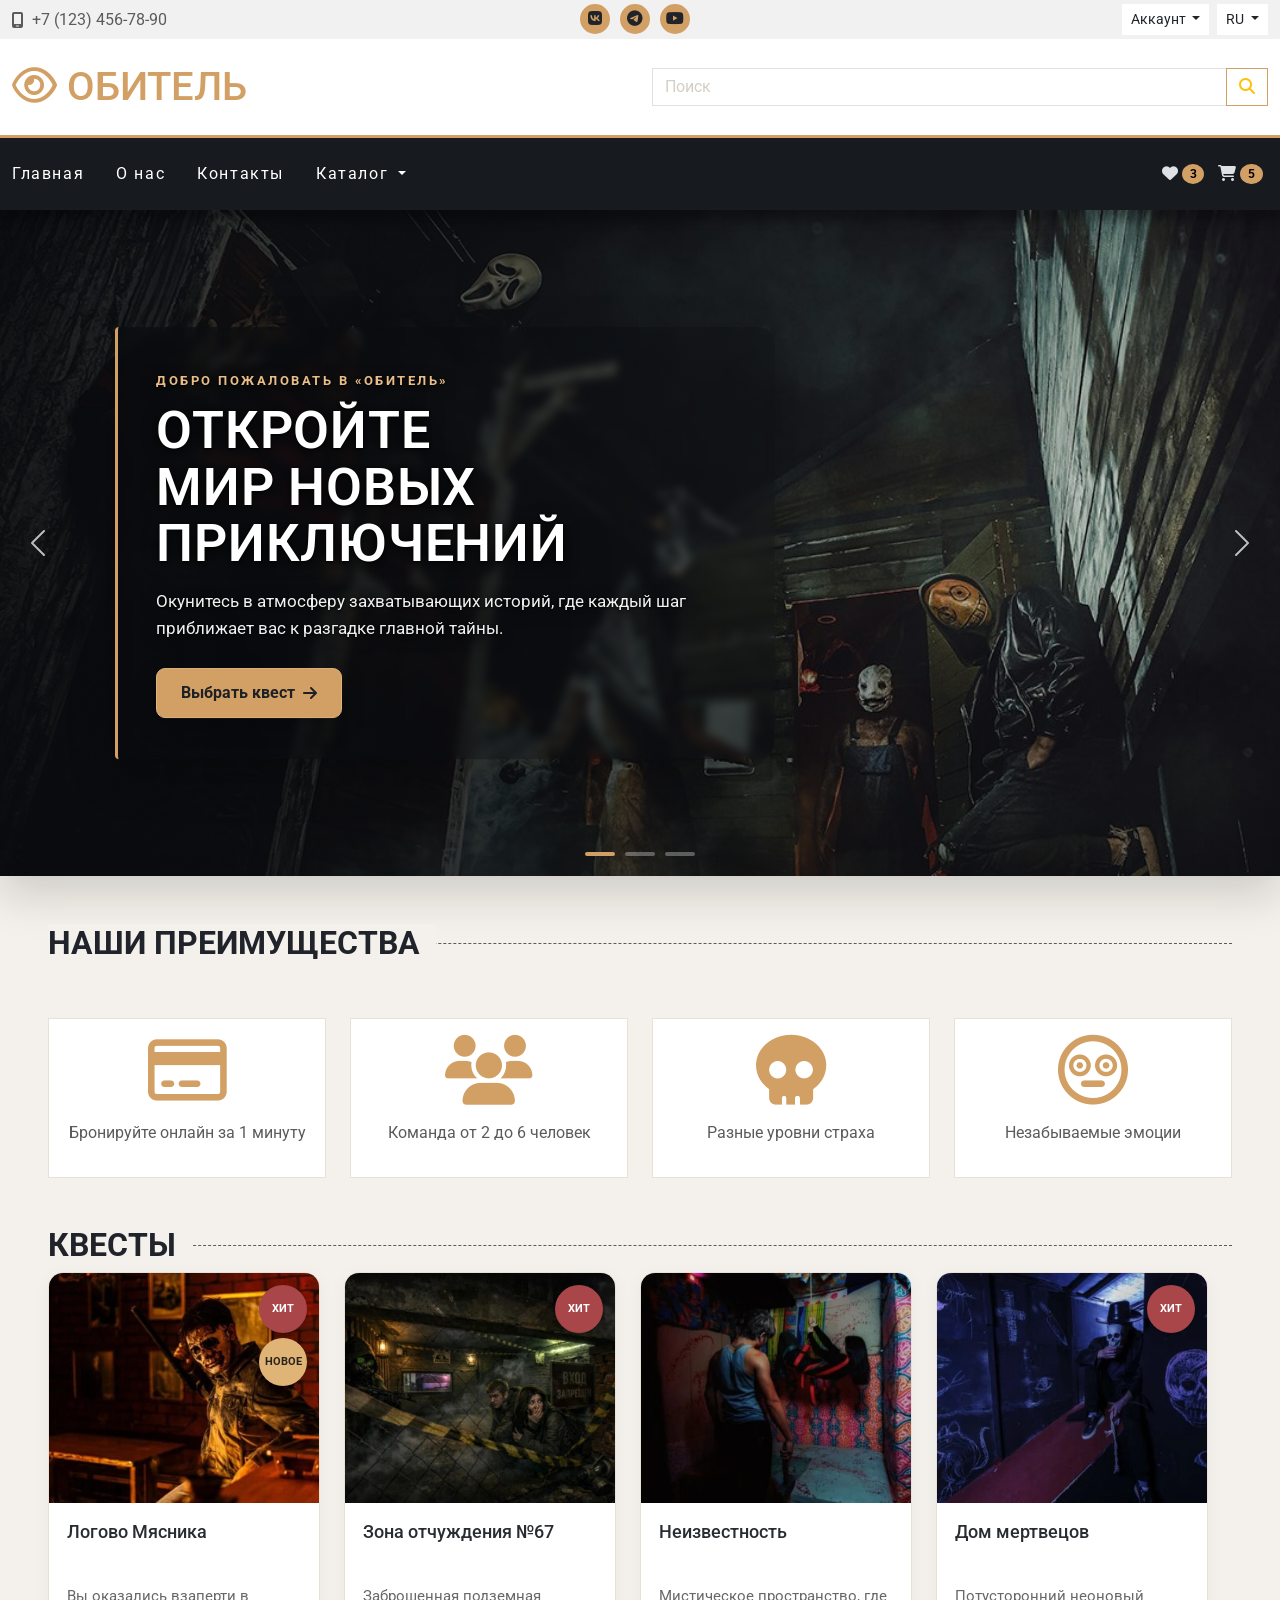
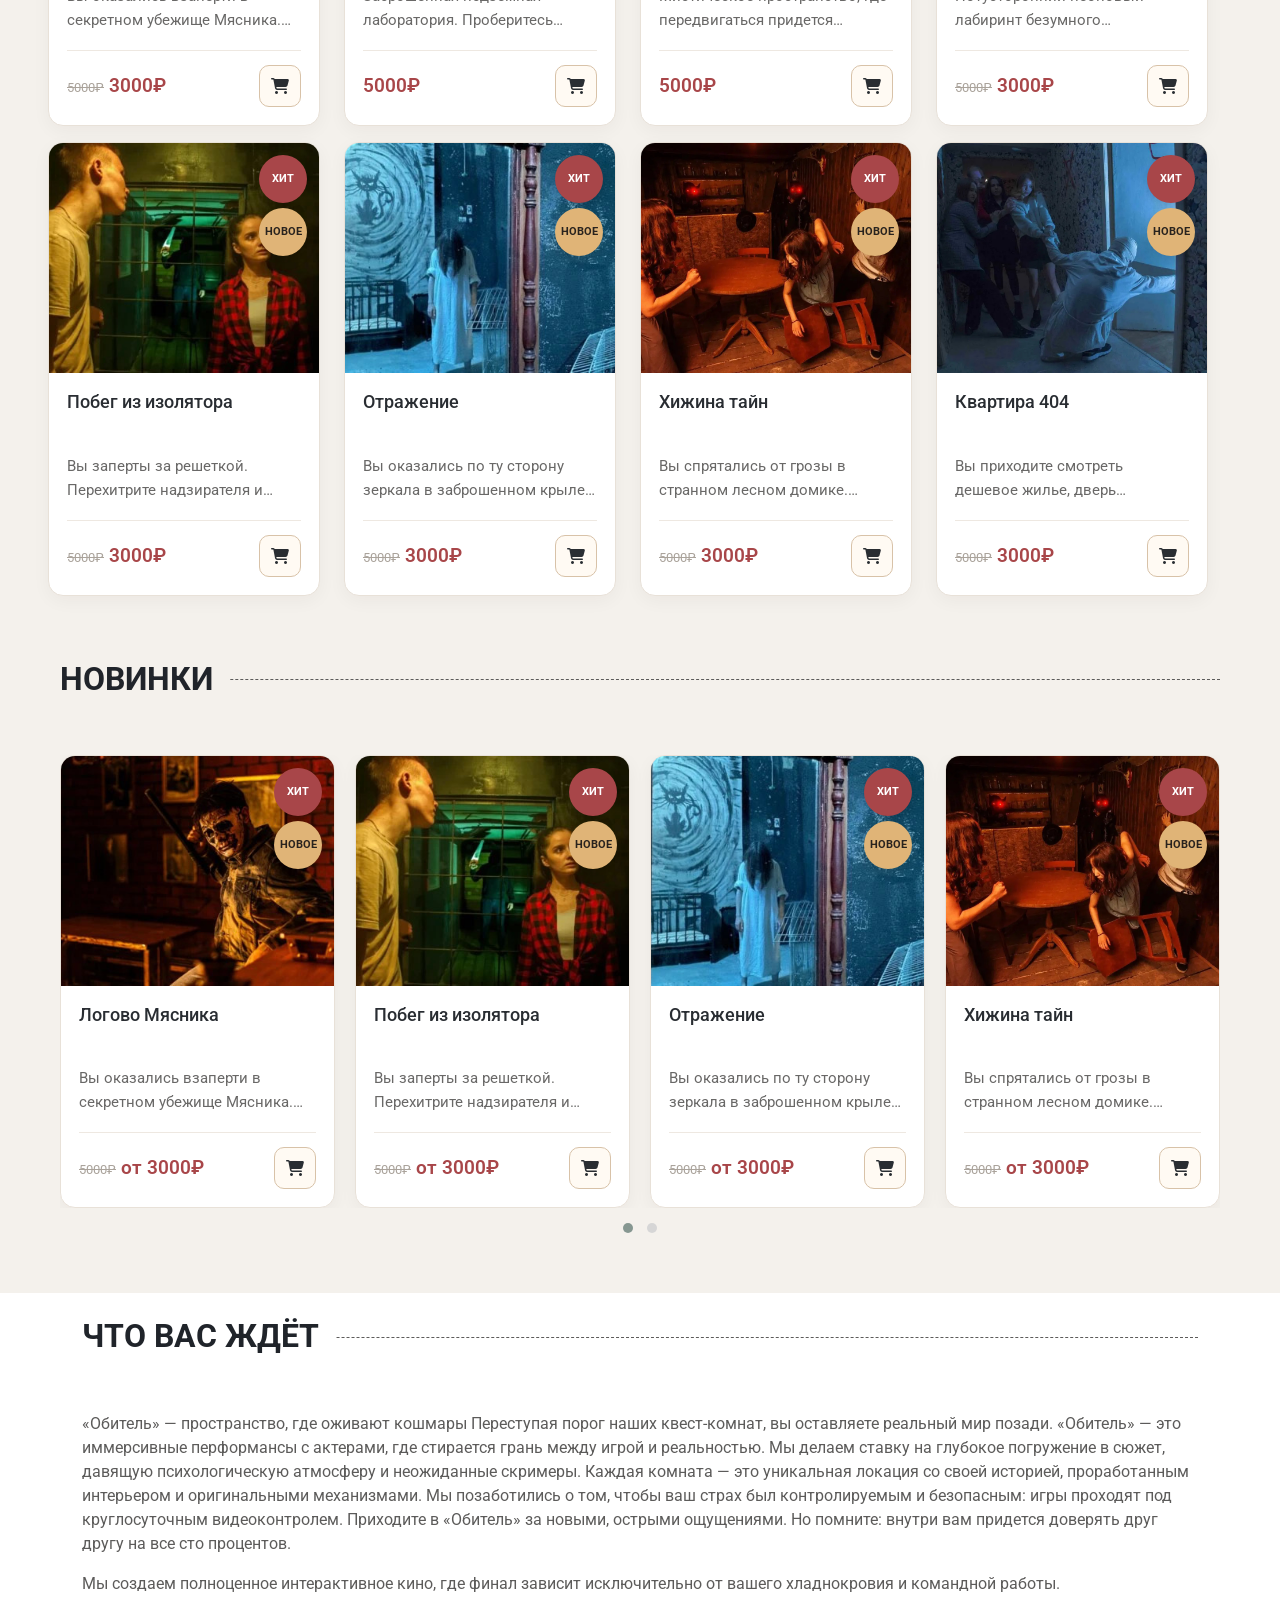
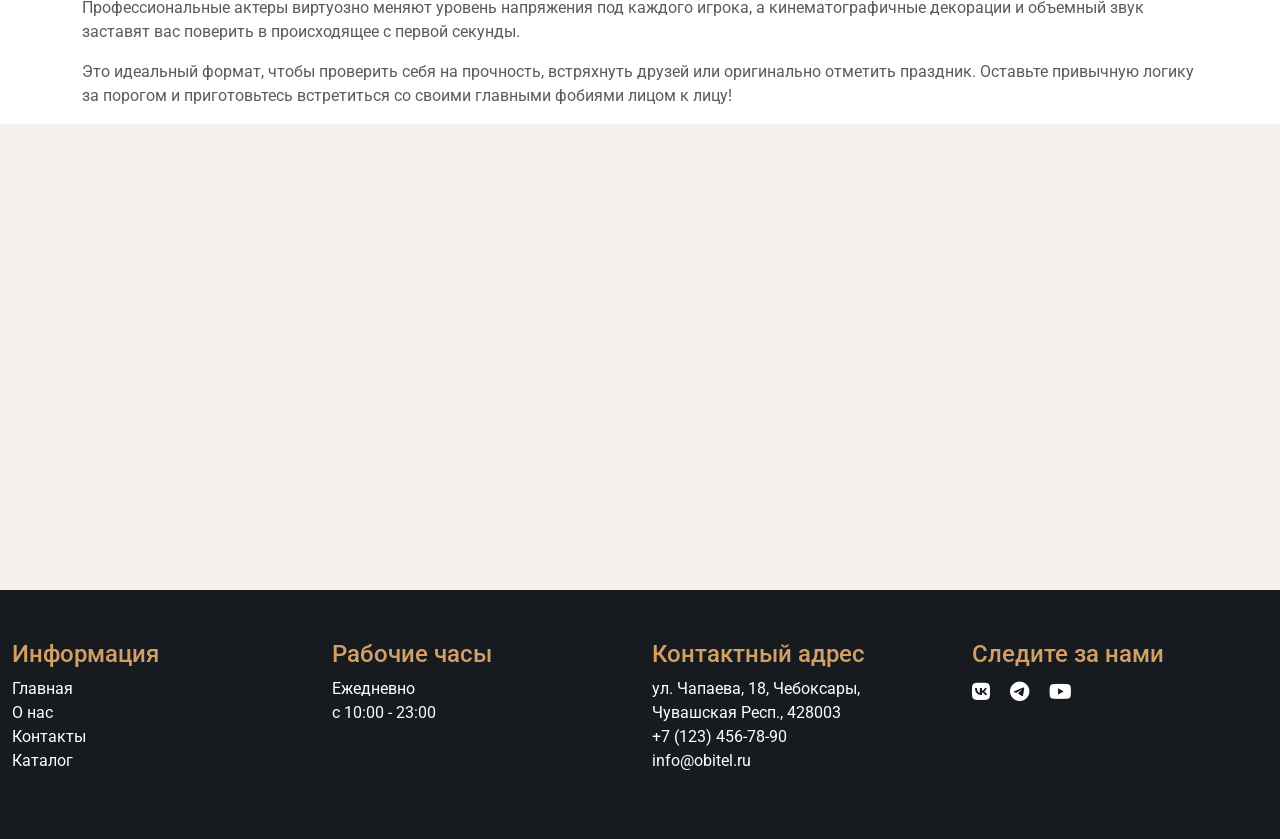
<file: index.html>
<!doctype html>
<html lang="en">

<head>
  <meta charset="utf-8">
  <meta name="viewport" content="width=device-width, initial-scale=1">
  <title>Обитель :: Главная</title>
  <link rel="preconnect" href="https://fonts.googleapis.com">
  <link rel="preconnect" href="https://fonts.gstatic.com" crossorigin>
  <link href="https://fonts.googleapis.com/css2?family=Roboto:wght@400;500;700&display=swap" rel="stylesheet">
  <link rel="stylesheet" href="https://cdn.jsdelivr.net/npm/bootstrap@5.3.0-alpha3/dist/css/bootstrap.min.css">
  <link rel="stylesheet" href="https://cdnjs.cloudflare.com/ajax/libs/font-awesome/6.4.0/css/all.min.css">
  <link rel="stylesheet" href="assets/owlcarousel/dist/assets/owl.carousel.min.css">
  <link rel="stylesheet" href="assets/owlcarousel/dist/assets/owl.theme.default.min.css">
  <link rel="stylesheet" href="assets/css/main.css">
  <link rel="shortcut icon" href="assets/img/favicon.ico" type="image/x-icon">
</head>

<body>

  <div class="wrapper">

    <header class="header">
      <div class="header-top py-1">
        <div class="container-fluid">
          <div class="row">
            <div class="col-6 col-sm-4">
              <div class="header-top-phone d-flex align-items-center h-100">
                <i class="fa-solid fa-mobile-screen"></i>
                <a href="tel:+1234567890" class="ms-2">+7 (123) 456-78-90</a>
              </div>
            </div>

            <div class="col-sm-4 d-none d-sm-block">
              <ul class="social-icons d-flex justify-content-center">
                <li>
                  <a href="#">
                    <i class="fa-brands fa-vk"></i>
                  </a>
                </li>
                <li>
                  <a href="#">
                    <i class="fa-brands fa-telegram"></i>
                  </a>
                </li>
                <li>
                  <a href="#">
                    <i class="fa-brands fa-youtube"></i>
                  </a>
                </li>
              </ul>
            </div>

            <div class="col-6 col-sm-4">
              <div class="header-top-account d-flex justify-content-end">
                <div class="btn-group me-2">
                  <div class="dropdown">
                    <button class="btn btn-sm dropdown-toggle" type="button" data-bs-toggle="dropdown"
                      aria-expanded="false">
                      Аккаунт
                    </button>
                    <ul class="dropdown-menu">
                      <li>
                        <a class="dropdown-item" href="login.html">Войти</a>
                      </li>
                      <li>
                        <a class="dropdown-item" href="register.html">Регистрация</a>
                      </li>
                    </ul>
                  </div>
                </div>

                <div class="btn-group">
                  <div class="dropdown">
                    <button class="btn btn-sm dropdown-toggle" type="button" data-bs-toggle="dropdown"
                      aria-expanded="false">
                      RU
                    </button>
                    <ul class="dropdown-menu">
                      <li>
                        <a class="dropdown-item" href="#">EN</a>
                      </li>
                    </ul>
                  </div>
                </div>
              </div>
            </div>
          </div>
        </div>
      </div>

      <div class="header-middle bg-white py-4">
        <div class="container-fluid">
          <div class="row align-items-center">

            <div class="col-sm-6">
              <a href="index.html" class="header-logo h1"><i class="fa-regular fa-eye"></i> Обитель</a>
            </div>

            <div class="col-sm-6 mt-2 mt-md-0">
              <form action="">
                <div class="input-group">
                  <input type="text" class="form-control" name="s" placeholder="Поиск" aria-label="Searching..."
                    aria-describedby="button-search">
                  <button class="btn btn-outline-warning" type="submit" id="button-search">
                    <i class="fa-solid fa-magnifying-glass"></i>
                  </button>
                </div>
              </form>
            </div>

          </div>

        </div>
      </div>

    </header>

    <div class="header-bottom sticky-top" id="header-nav">
      <nav class="navbar navbar-expand-lg bg-dark" data-bs-theme="dark">
        <div class="container-fluid">
          <button class="navbar-toggler" type="button" data-bs-toggle="offcanvas" data-bs-target="#offcanvasNavbar"
            aria-controls="offcanvasNavbar" aria-expanded="false" aria-label="Toggle navigation">
            <span class="navbar-toggler-icon"></span>
          </button>
          <div class="offcanvas offcanvas-start" id="offcanvasNavbar" tabindex="-1"
            aria-labelledby="offcanvasNavbarLabel">
            <div class="offcanvas-header">
              <h5 class="offcanvas-title" id="offcanvasNavbarLabel">Каталог</h5>
              <button type="button" class="btn-close" data-bs-dismiss="offcanvas" aria-label="Close"></button>
            </div>
            <div class="offcanvas-body">
              <ul class="navbar-nav">
                <li class="nav-item">
                  <a class="nav-link active" aria-current="page" href="index.html">Главная</a>
                </li>
                <li class="nav-item">
                  <a class="nav-link" href="about.html">О нас</a>
                </li>
                <li class="nav-item">
                  <a class="nav-link" href="#">Контакты</a>
                </li>
                <li class="nav-item dropdown">
                  <a class="nav-link dropdown-toggle" href="#" role="button" data-bs-toggle="dropdown" aria-expanded="false"
                    data-bs-auto-close="outside">
                    Каталог
                  </a>
                  <ul class="dropdown-menu dropdown-menu-end">
                    <li>
                      <a class="dropdown-item" href="category.html">Новинки</a>
                    </li>
                    <li>
                      <a class="dropdown-item" href="category.html">Все квесты</a>
                    </li>
                    <li class="nav-item dropend">
                      <a class="dropdown-item dropdown-toggle" href="#" data-bs-toggle="dropdown" data-bs-auto-close="outside">Для
                        новичков</a>
                      <ul class="dropdown-menu dropdown-menu-end">
                        <li>
                          <a class="dropdown-item" href="category.html">Квесты с актёрами</a>
                        </li>
                        <li>
                          <a class="dropdown-item" href="category.html">Квесты без актёров</a>
                        </li>
                      </ul>
                    </li>
                  </ul>
                </li>
              </ul>
            </div>
          </div>

          <div>
            <a href="#" class="btn p-1">
              <i class="fa-solid fa-heart"></i>
              <span class="badge text-bg-warning cart-badge bg-warning rounded-circle">3</span>
            </a>

            <button class="btn p-1" id="cart-open" type="button" data-bs-toggle="offcanvas2"
              data-bs-target="#offcanvasCart" aria-controls="offcanvasCart">
              <i class="fa-solid fa-cart-shopping"></i>
              <span class="badge text-bg-warning cart-badge bg-warning rounded-circle">5</span>
            </button>
          </div>
        </div>
      </nav>
    </div>

    <div class="offcanvas offcanvas-end" tabindex="-1" id="offcanvasCart" aria-labelledby="offcanvasCartLabel">
      <div class="offcanvas-header">
        <h5 class="offcanvas-title" id="offcanvasCartLabel">Корзина</h5>
        <button type="button" class="btn-close" data-bs-dismiss="offcanvas" aria-label="Close"></button>
      </div>
      <div class="offcanvas-body">
        <div class="table-responsive">
          <table class="table offcanvasCart-table">
            <tbody>
              <tr>
                <td class="product-img-td"><a href="#"><img src="assets/img/products/1.jpg" alt=""></a>
                </td>
                <td><a href="#">Логово Мясника</a></td>
                <td>3000₽</td>
                <td>&times;1</td>
                <td><button class="btn btn-danger"><i class="fa-regular fa-circle-xmark"></i></button>
                </td>
              </tr>
              <tr>
                <td class="product-img-td"><a href="#"><img src="assets/img/products/2.jpg" alt=""></a>
                </td>
                <td><a href="#">Зона отчуждения №67</a></td>
                <td>10000₽</td>
                <td>&times;2</td>
                <td><button class="btn btn-danger"><i class="fa-regular fa-circle-xmark"></i></button>
                </td>
              </tr>
              <tr>
                <td class="product-img-td"><a href="#"><img src="assets/img/products/3.jpg" alt=""></a>
                </td>
                <td><a href="#">Неизвестность</a></td>
                <td>5000₽</td>
                <td>&times;1</td>
                <td><button class="btn btn-danger"><i class="fa-regular fa-circle-xmark"></i></button>
                </td>
              </tr>
            </tbody>
            <tfoot>
              <tr>
                <td colspan="4" class="text-end">Всего:</td>
                <td>18000₽</td>
              </tr>
            </tfoot>
          </table>
        </div>

        <div class="text-end mt-3">
          <a href="cart.html" class="btn btn-outline-warning">Корзина</a>
          <a href="checkout.html" class="btn btn-outline-secondary">Оплатить</a>
        </div>

        <div class="dropdown mt-3">
          <button class="btn btn-secondary dropdown-toggle" type="button" data-bs-toggle="dropdown">
            Меню
          </button>
          <ul class="dropdown-menu">
            <li>
              <a class="dropdown-item closecart" href="#footer" data-href="footer">Подвал</a>
            </li>
            <li>
              <a class="dropdown-item closecart" href="#about" data-href="about">О нас</a>
            </li>
            <li>
              <a class="dropdown-item closecart" href="#map" data-href="map">Карта</a>
            </li>
          </ul>
        </div>
      </div>
    </div>

    <main class="main">

      <div id="carousel" class="carousel slide carousel-fade" data-bs-ride="carousel" data-bs-interval="6000">
        <div class="carousel-indicators">
          <button type="button" data-bs-target="#carousel" data-bs-slide-to="0" class="active" aria-current="true"
            aria-label="Slide 1"></button>
          <button type="button" data-bs-target="#carousel" data-bs-slide-to="1" aria-label="Slide 2"></button>
          <button type="button" data-bs-target="#carousel" data-bs-slide-to="2" aria-label="Slide 3"></button>
        </div>
        <div class="carousel-inner">
          <div class="carousel-item active">
            <img src="assets/img/slider/1.jpg" class="d-block w-100" alt="Атмосфера квест-комнаты Обитель">
            <div class="carousel-caption hero-caption">
              <span class="hero-eyebrow">Добро пожаловать в «Обитель»</span>
              <h2>ОТКРОЙТЕ МИР НОВЫХ ПРИКЛЮЧЕНИЙ</h2>
              <p>Окунитесь в атмосферу захватывающих историй, где каждый шаг приближает вас к разгадке главной тайны.</p>
              <a href="#quests" class="btn hero-btn">Выбрать квест <i class="fa-solid fa-arrow-right ms-2"></i></a>
            </div>
          </div>
          <div class="carousel-item">
            <img src="assets/img/slider/2.jpg" class="d-block w-100" alt="Испытания и загадки квеста">
            <div class="carousel-caption hero-caption">
              <span class="hero-eyebrow">Проверь свою команду</span>
              <h2>ОДНА КОМАНДА<br>СОТНИ ЗАГАДОК</h2>
              <p>Ищите подсказки, принимайте решения и действуйте сообща. В этой истории важен каждый шаг.</p>
              <a href="#quests" class="btn hero-btn">Выбрать квест <i class="fa-solid fa-arrow-right ms-2"></i></a>
            </div>
          </div>
          <div class="carousel-item">
            <img src="assets/img/slider/3.jpg" class="d-block w-100" alt="Погружение в историю квеста">
            <div class="carousel-caption hero-caption">
              <span class="hero-eyebrow">Погружение в атмосферу</span>
              <h2>ИСТОРИЯ ГДЕ ГЛАВНЫЙ — ТЫ</h2>
              <p>Реалистичные декорации, объемный звук и сюжет, который держит в напряжении до самой последней секунды.</p>
              <a href="#quests" class="btn hero-btn">Выбрать квест <i class="fa-solid fa-arrow-right ms-2"></i></a>
            </div>
          </div>
        </div>
        <button class="carousel-control-prev" type="button" data-bs-target="#carousel" data-bs-slide="prev">
          <span class="carousel-control-prev-icon" aria-hidden="true"></span>
          <span class="visually-hidden">Предыдущий</span>
        </button>
        <button class="carousel-control-next" type="button" data-bs-target="#carousel" data-bs-slide="next">
          <span class="carousel-control-next-icon" aria-hidden="true"></span>
          <span class="visually-hidden">Следующий</span>
        </button>
      </div>

      <section class="advantages mt-5 mb-5 px-4 px-md-5"">
        <div class="conrainer-fluid">
          <div class="row mb-5">
            <div class="col-12">
              <h2 class="section-title">
                <span>Наши преимущества</span>
              </h2>
            </div>
          </div>

          <div class="row gy-3 items">
            <div class="col-lg-3 col-sm-6">
              <div class="item">
                <p><i class="fa-regular fa-credit-card"></i></p>
                <p>Бронируйте онлайн за 1 минуту</p>
              </div>
            </div>

            <div class="col-lg-3 col-sm-6">
              <div class="item">
                <p><i class="fa-solid fa-users"></i></p>
                <p>Команда от 2 до 6 человек</p>
              </div>
            </div>

            <div class="col-lg-3 col-sm-6">
              <div class="item">
                <p><i class="fa-solid fa-skull"></i></p>
                <p>Разные уровни страха</p>
              </div>
            </div>

            <div class="col-lg-3 col-sm-6">
              <div class="item">
                <p><i class="fa-regular fa-face-flushed"></i></p>
                <p>Незабываемые эмоции</p>
              </div>
            </div>
          </div>

        </div>
      </section>

      <section class="featured-products mt-5 mb-5 px-4 px-md-5"">
        <div class="conrainer-fluid">
          <div class="row mb-5">
            <div class="col-12">
              <h2 class="section-title">
                <span>Квесты</span>
              </h2>
            </div>

            <div class="row">

              <div class="col-lg-3 col-md-4 col-sm-6 mb-3">
                <div class="product-card">
                  <div class="product-card-offer">
                    <div class="offer-hit">ХИТ</div>
                    <div class="offer-new">НОВОЕ</div>
                  </div>
                  <div class="product-thumb">
                    <a href="product.html"><img src="assets/img/products/1.jpg" alt=""></a>
                  </div>
                  <div class="product-details">
                    <h4>
                      <a href="product.html">Логово Мясника</a>
                    </h4>
                    <p class="product-excerpt">Вы оказались взаперти в секретном убежище Мясника. Найдите ключ к свободе.
                    </p>
                    <div class="product-bottom-details d-flex justify-content-between">
                      <div class="product-price">
                        <small>5000₽</small>
                        3000₽
                      </div>
                      <div class="product-links">
                        <a href="#" class="btn btn-outline-secondary add-to-cart"><i class="fas fa-shopping-cart"></i></a>
                      </div>
                    </div>
                  </div>
                </div>
              </div>

              <div class="col-lg-3 col-md-4 col-sm-6 mb-3">
                <div class="product-card">
                  <div class="product-card-offer">
                    <div class="offer-hit">ХИТ</div>
                  </div>
                  <div class="product-thumb">
                    <a href="product.html"><img src="assets/img/products/2.jpg" alt=""></a>
                  </div>
                  <div class="product-details">
                    <h4>
                      <a href="product.html">Зона отчуждения №67</a>
                    </h4>
                    <p class="product-excerpt">Заброшенная подземная лаборатория. Проберитесь сквозь завалы и предотвратите катастрофу.</p>
                    <div class="product-bottom-details d-flex justify-content-between">
                      <div class="product-price">
                        5000₽
                      </div>
                      <div class="product-links">
                        <a href="#" class="btn btn-outline-secondary add-to-cart"><i
                            class="fas fa-shopping-cart"></i></a>
                      </div>
                    </div>
                  </div>
                </div>
              </div>

              <div class="col-lg-3 col-md-4 col-sm-6 mb-3">
                <div class="product-card">
                  <div class="product-card-offer">
                  </div>
                  <div class="product-thumb">
                    <a href="product.html"><img src="assets/img/products/3.jpg" alt=""></a>
                  </div>
                  <div class="product-details">
                    <h4>
                      <a href="product.html">Неизвестность</a>
                    </h4>
                    <p class="product-excerpt">Мистическое пространство, где передвигаться придется вслепую, ориентируясь только на слух.
                    </p>
                    <div class="product-bottom-details d-flex justify-content-between">
                      <div class="product-price">
                        5000₽
                      </div>
                      <div class="product-links">
                        <a href="#" class="btn btn-outline-secondary add-to-cart"><i
                            class="fas fa-shopping-cart"></i></a>
                      </div>
                    </div>
                  </div>
                </div>
              </div>

              <div class="col-lg-3 col-md-4 col-sm-6 mb-3">
                <div class="product-card">
                  <div class="product-card-offer">
                    <div class="offer-hit">ХИТ</div>
                  </div>
                  <div class="product-thumb">
                    <a href="product.html"><img src="assets/img/products/4.jpg" alt=""></a>
                  </div>
                  <div class="product-details">
                    <h4>
                      <a href="product.html">Дом мертвецов</a>
                    </h4>
                    <p class="product-excerpt">Потусторонний неоновый лабиринт безумного иллюзиониста. Решите его загадки, пока горит свет.</p>
                    <div class="product-bottom-details d-flex justify-content-between">
                      <div class="product-price">
                        <small>5000₽</small>
                        3000₽
                      </div>
                      <div class="product-links">
                        <a href="#" class="btn btn-outline-secondary add-to-cart"><i
                            class="fas fa-shopping-cart"></i></a>
                      </div>
                    </div>
                  </div>
                </div>
              </div>

              <div class="col-lg-3 col-md-4 col-sm-6 mb-3">
                <div class="product-card">
                  <div class="product-card-offer">
                    <div class="offer-hit">ХИТ</div>
                    <div class="offer-new">НОВОЕ</div>
                  </div>
                  <div class="product-thumb">
                    <a href="product.html"><img src="assets/img/products/5.jpg" alt=""></a>
                  </div>
                  <div class="product-details">
                    <h4>
                      <a href="product.html">Побег из изолятора</a>
                    </h4>
                    <p class="product-excerpt">Вы заперты за решеткой. Перехитрите надзирателя и сбегите.
                    </p>
                    <div class="product-bottom-details d-flex justify-content-between">
                      <div class="product-price">
                        <small>5000₽</small>
                        3000₽
                      </div>
                      <div class="product-links">
                        <a href="#" class="btn btn-outline-secondary add-to-cart"><i
                            class="fas fa-shopping-cart"></i></a>
                      </div>
                    </div>
                  </div>
                </div>
              </div>

              <div class="col-lg-3 col-md-4 col-sm-6 mb-3">
                <div class="product-card">
                  <div class="product-card-offer">
                    <div class="offer-hit">ХИТ</div>
                    <div class="offer-new">НОВОЕ</div>
                  </div>
                  <div class="product-thumb">
                    <a href="product.html"><img src="assets/img/products/6.jpg" alt=""></a>
                  </div>
                  <div class="product-details">
                    <h4>
                      <a href="product.html">Отражение</a>
                    </h4>
                    <p class="product-excerpt">Вы оказались по ту сторону зеркала в заброшенном крыле отеля. Разрушьте проклятие.
                    </p>
                    <div class="product-bottom-details d-flex justify-content-between">
                      <div class="product-price">
                        <small>5000₽</small>
                        3000₽
                      </div>
                      <div class="product-links">
                        <a href="#" class="btn btn-outline-secondary add-to-cart"><i
                            class="fas fa-shopping-cart"></i></a>
                      </div>
                    </div>
                  </div>
                </div>
              </div>

              <div class="col-lg-3 col-md-4 col-sm-6 mb-3">
                <div class="product-card">
                  <div class="product-card-offer">
                    <div class="offer-hit">ХИТ</div>
                    <div class="offer-new">НОВОЕ</div>
                  </div>
                  <div class="product-thumb">
                    <a href="product.html"><img src="assets/img/products/7.jpg" alt=""></a>
                  </div>
                  <div class="product-details">
                    <h4>
                      <a href="product.html">Хижина тайн</a>
                    </h4>
                    <p class="product-excerpt">Вы спрятались от грозы в странном лесном домике. Разгадайте секреты его прежнего владельца.
                    </p>
                    <div class="product-bottom-details d-flex justify-content-between">
                      <div class="product-price">
                        <small>5000₽</small>
                        3000₽
                      </div>
                      <div class="product-links">
                        <a href="#" class="btn btn-outline-secondary add-to-cart"><i
                            class="fas fa-shopping-cart"></i></a>
                      </div>
                    </div>
                  </div>
                </div>
              </div>

              <div class="col-lg-3 col-md-4 col-sm-6 mb-3">
                <div class="product-card">
                  <div class="product-card-offer">
                    <div class="offer-hit">ХИТ</div>
                    <div class="offer-new">НОВОЕ</div>
                  </div>
                  <div class="product-thumb">
                    <a href="product.html"><img src="assets/img/products/8.jpg" alt=""></a>
                  </div>
                  <div class="product-details">
                    <h4>
                      <a href="product.html">Квартира 404</a>
                    </h4>
                    <p class="product-excerpt">Вы приходите смотреть дешевое жилье, дверь блокируется, а внутри оживают зловещие тайны.
                    </p>
                    <div class="product-bottom-details d-flex justify-content-between">
                      <div class="product-price">
                        <small>5000₽</small>
                        3000₽
                      </div>
                      <div class="product-links">
                        <a href="#" class="btn btn-outline-secondary add-to-cart"><i
                            class="fas fa-shopping-cart"></i></a>
                      </div>
                    </div>
                  </div>
                </div>
              </div>

            </div>
          </div>
      </section>

      <section class="new-products mt-5 mb-5 px-4 px-md-5"">
        <div class="container-fluid">
          <div class="row mb-5">
            <div class="col-12">
              <h2 class="section-title">
                <span>Новинки</span>
              </h2>
            </div>
          </div>

          <div class="owl-carousel owl-theme owl-carousel-full">
            <div class="product-card">
              <div class="product-card-offer">
                <div class="offer-hit">ХИТ</div>
                <div class="offer-new">НОВОЕ</div>
              </div>
              <div class="product-thumb">
                <a href="product.html"><img src="assets/img/products/1.jpg" alt=""></a>
              </div>
              <div class="product-details">
                <h4>
                  <a href="product.html">Логово Мясника</a>
                </h4>
                <p class="product-excerpt">Вы оказались взаперти в секретном убежище Мясника. Найдите ключ к свободе.
                </p>
                <div class="product-bottom-details d-flex justify-content-between">
                  <div class="product-price">
                    <small>5000₽</small>
                    от 3000₽
                  </div>
                  <div class="product-links">
                    <a href="#" class="btn btn-outline-secondary add-to-cart"><i class="fas fa-shopping-cart"></i></a>
                  </div>
                </div>
              </div>
            </div>
            <div class="product-card">
              <div class="product-card-offer">
                <div class="offer-hit">ХИТ</div>
                <div class="offer-new">НОВОЕ</div>
              </div>
              <div class="product-thumb">
                <a href="product.html"><img src="assets/img/products/5.jpg" alt=""></a>
              </div>
              <div class="product-details">
                <h4>
                  <a href="product.html">Побег из изолятора</a>
                </h4>
                <p class="product-excerpt">Вы заперты за решеткой. Перехитрите надзирателя и сбегите.
                </p>
                <div class="product-bottom-details d-flex justify-content-between">
                  <div class="product-price">
                    <small>5000₽</small>
                    от 3000₽
                  </div>
                  <div class="product-links">
                    <a href="#" class="btn btn-outline-secondary add-to-cart"><i class="fas fa-shopping-cart"></i></a>
                  </div>
                </div>
              </div>
            </div>

            <div class="product-card">
              <div class="product-card-offer">
                <div class="offer-hit">ХИТ</div>
                <div class="offer-new">НОВОЕ</div>
              </div>
              <div class="product-thumb">
                <a href="product.html"><img src="assets/img/products/6.jpg" alt=""></a>
              </div>
              <div class="product-details">
                <h4>
                  <a href="product.html">Отражение</a>
                </h4>
                <p class="product-excerpt">Вы оказались по ту сторону зеркала в заброшенном крыле отеля. Разрушьте проклятие.
                </p>
                <div class="product-bottom-details d-flex justify-content-between">
                  <div class="product-price">
                    <small>5000₽</small>
                    от 3000₽
                  </div>
                  <div class="product-links">
                    <a href="#" class="btn btn-outline-secondary add-to-cart"><i class="fas fa-shopping-cart"></i></a>
                  </div>
                </div>
              </div>
            </div>

            <div class="product-card">
              <div class="product-card-offer">
                <div class="offer-hit">ХИТ</div>
                <div class="offer-new">НОВОЕ</div>
              </div>
              <div class="product-thumb">
                <a href="product.html"><img src="assets/img/products/7.jpg" alt=""></a>
              </div>
              <div class="product-details">
                <h4>
                  <a href="product.html">Хижина тайн</a>
                </h4>
                <p class="product-excerpt">Вы спрятались от грозы в странном лесном домике. Разгадайте секреты его прежнего владельца.
                </p>
                <div class="product-bottom-details d-flex justify-content-between">
                  <div class="product-price">
                    <small>5000₽</small>
                    от 3000₽
                  </div>
                  <div class="product-links">
                    <a href="#" class="btn btn-outline-secondary add-to-cart"><i class="fas fa-shopping-cart"></i></a>
                  </div>
                </div>
              </div>
            </div>

            <div class="product-card">
              <div class="product-card-offer">
                <div class="offer-hit">ХИТ</div>
                <div class="offer-new">НОВОЕ</div>
              </div>
              <div class="product-thumb">
                <a href="product.html"><img src="assets/img/products/8.jpg" alt=""></a>
              </div>
              <div class="product-details">
                <h4>
                  <a href="product.html">Квартира 404</a>
                </h4>
                <p class="product-excerpt">Вы приходите смотреть дешевое жилье, дверь блокируется, а внутри оживают зловещие тайны.
                </p>
                <div class="product-bottom-details d-flex justify-content-between">
                  <div class="product-price">
                    <small>5000₽</small>
                    от 3000₽
                  </div>
                  <div class="product-links">
                    <a href="#" class="btn btn-outline-secondary add-to-cart"><i class="fas fa-shopping-cart"></i></a>
                  </div>
                </div>
              </div>
            </div>
          </div>

        </div>
      </section>

      <section class="about-us mt-5 mb-3" id="about ">
        <div class="container fluid">
          <div class="row mb-5">
            <div class="col-12">
              <h2 class="section-title mt-4">
                <span>Что вас ждёт</span>
              </h2>
            </div>
          </div>
          <div class="row">
            <div class="col-12">
              <p>«Обитель» — пространство, где оживают кошмары
                Переступая порог наших квест-комнат, вы оставляете реальный мир позади. «Обитель» — это иммерсивные
                перформансы с
                актерами, где стирается грань между игрой и реальностью. Мы делаем ставку на глубокое погружение в
                сюжет, давящую
                психологическую атмосферу и неожиданные скримеры.
                Каждая комната — это уникальная локация со своей историей, проработанным интерьером и оригинальными
                механизмами. Мы
                позаботились о том, чтобы ваш страх был контролируемым и безопасным: игры проходят под круглосуточным
                видеоконтролем.
                Приходите в «Обитель» за новыми, острыми ощущениями. Но помните: внутри вам придется доверять друг другу
                на все сто
                процентов.
              </p>
              <p>Мы создаем полноценное интерактивное кино, где финал зависит исключительно от вашего хладнокровия и командной работы.
              Профессиональные актеры виртуозно меняют уровень напряжения под каждого игрока, а кинематографичные декорации и объемный
              звук заставят вас поверить в происходящее с первой секунды.</p>
              <p>Это идеальный формат, чтобы проверить себя на прочность, встряхнуть друзей или оригинально отметить праздник. Оставьте
              привычную логику за порогом и приготовьтесь встретиться со своими главными фобиями лицом к лицу!</p>
            </div>
          </div>
        </div>
      </section>

      <iframe id="map"
        src="https://www.google.com/maps/embed?pb=!1m18!1m12!1m3!1d2224.0678947737597!2d47.2600964774145!3d56.12134327322298!2m3!1f0!2f0!3f0!3m2!1i1024!2i768!4f13.1!3m3!1m2!1s0x415a37945b4ab20b%3A0x276b4a01eacbcc4b!2z0YPQuy4g0KfQsNC_0LDQtdCy0LAsIDE4LCDQp9C10LHQvtC60YHQsNGA0YssINCn0YPQstCw0YjRgdC60LDRjyDQoNC10YHQvy4sIDQyODAwMw!5e0!3m2!1sru!2sru!4v1793953395503!5m2!1sru!2sru"
        width="100%" height="450" style="border:0; display: block;" allowfullscreen="" loading="lazy"
        referrerpolicy="no-referrer-when-downgrade">
      </iframe>

    </main>

    <footer class="footer" id="footer">
      <div class="container-fluid">
        <div class="row">
          <div class="col-md-3 col-6">
            <h4>Информация</h4>
            <ul class="list-unstyled">
              <li><a href="index.html">Главная</a></li>
              <li><a href="#">О нас</a></li>
              <li><a href="#">Контакты</a></li>
              <li><a href="#">Каталог</a></li>
            </ul>
          </div>
    
          <div class="col-md-3 col-6">
            <h4>Рабочие часы</h4>
            <ul class="list-unstyled">
              <li>Ежедневно</li>
              <li>с 10:00 - 23:00</li>
            </ul>
          </div>
    
          <div class="col-md-3 col-6">
            <h4>Контактный адрес</h4>
            <ul class="list-unstyled">
              <li><a href="tel:1234567890">ул. Чапаева, 18, Чебоксары, Чувашская Респ., 428003</a></li>
              <li><a href="tel:1234567890">+7 (123) 456-78-90</a></li>
              <li><a href="tel:0987654321">info@obitel.ru</a></li>
            </ul>
          </div>
    
          <div class="col-md-3 col-6">
            <h4>Следите за нами</h4>
            <ul class="footer-icons">
              <li><a href="#"><i class="fa-brands fa-vk"></i></a></li>
              <li><a href="#"><i class="fa-brands fa-telegram"></i></a></li>
              <li><a href="#"><i class="fa-brands fa-youtube"></i></a></li>
            </ul>
          </div>
        </div>
      </div>
    </footer>
  </div>

  <button id="top">
    <i class="fa-solid fa-angles-up"></i>
  </button>

  <script src="https://cdnjs.cloudflare.com/ajax/libs/jquery/3.6.4/jquery.min.js"></script>
  <script src="https://cdn.jsdelivr.net/npm/bootstrap@5.3.0-alpha3/dist/js/bootstrap.bundle.min.js"></script>
  <script src="assets/owlcarousel/dist/owl.carousel.min.js"></script>
  <script src="assets/js/main.js"></script>
</body>

</html>
</file>
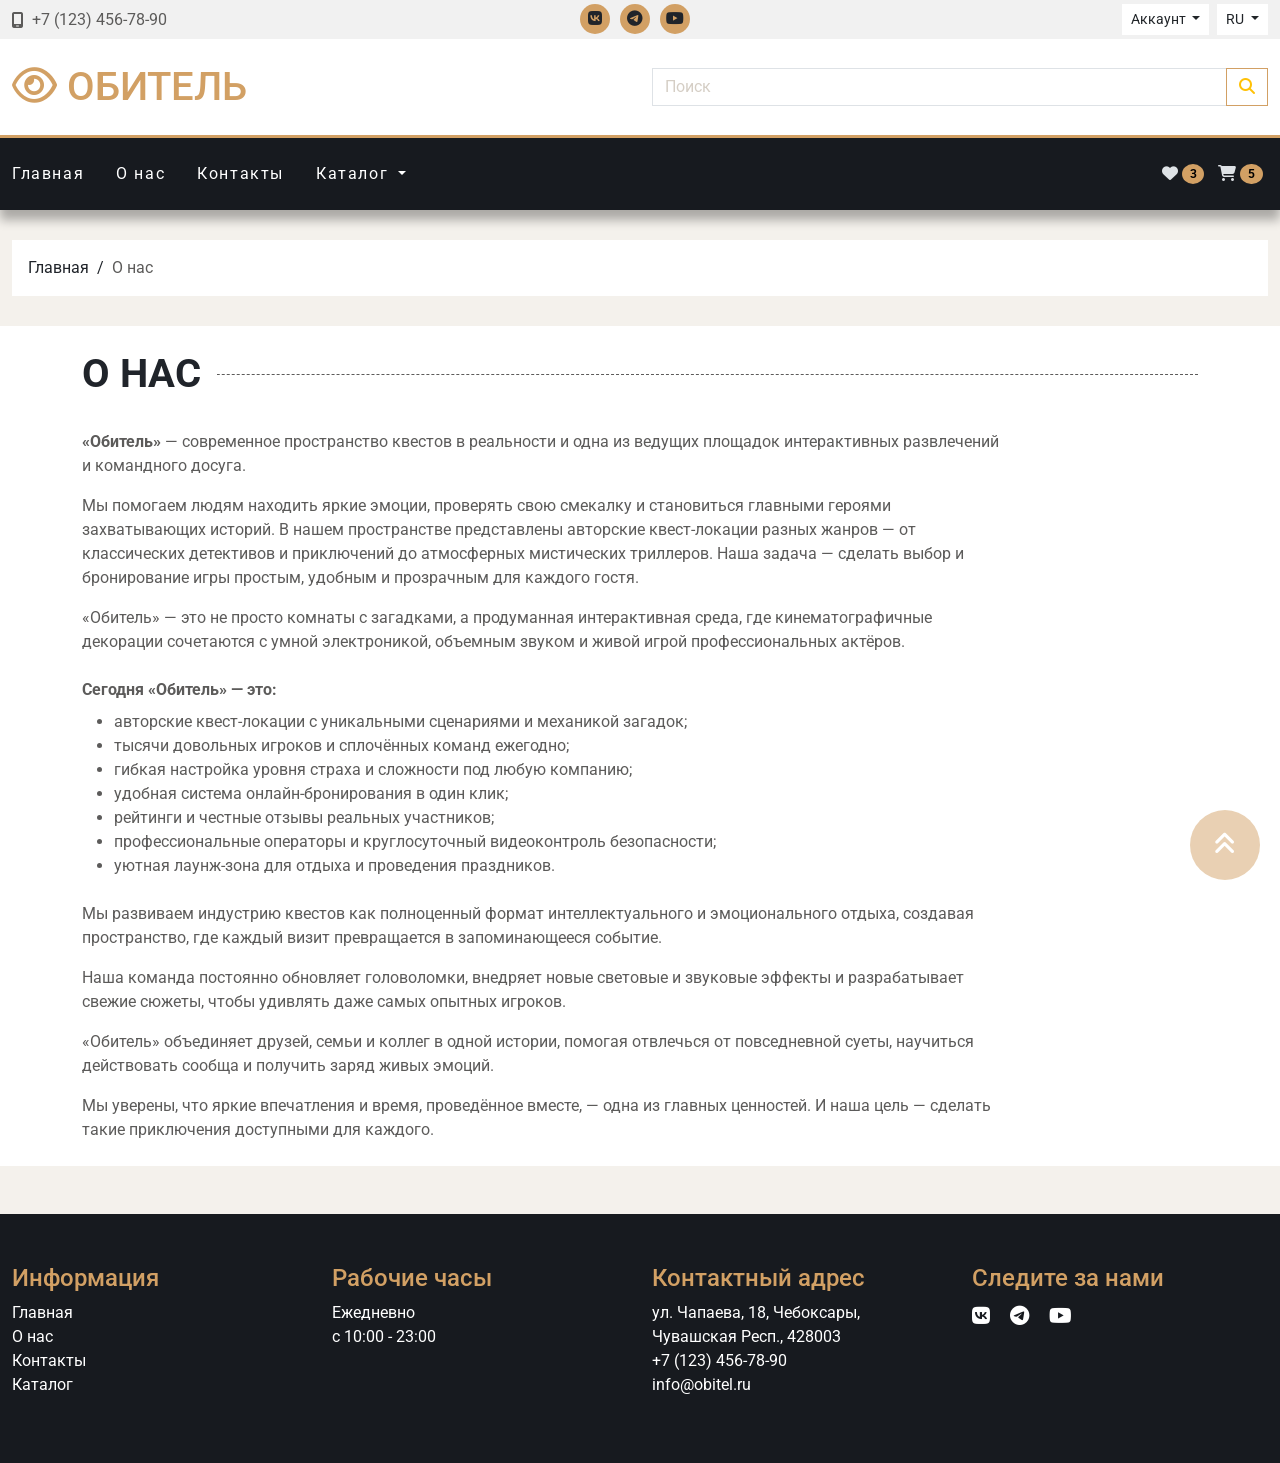
<file: about.html>
<!doctype html>
<html lang="en">

<head>
  <meta charset="utf-8">
  <meta name="viewport" content="width=device-width, initial-scale=1">
  <title>Обитель :: О нас</title>
  <link rel="preconnect" href="https://fonts.googleapis.com">
  <link rel="preconnect" href="https://fonts.gstatic.com" crossorigin>
  <link href="https://fonts.googleapis.com/css2?family=Roboto:wght@400;500;700&display=swap" rel="stylesheet">
  <link rel="stylesheet" href="https://cdn.jsdelivr.net/npm/bootstrap@5.3.0-alpha3/dist/css/bootstrap.min.css">
  <link rel="stylesheet" href="https://cdnjs.cloudflare.com/ajax/libs/font-awesome/6.4.0/css/all.min.css">
  <link rel="stylesheet" href="assets/owlcarousel/dist/assets/owl.carousel.min.css">
  <link rel="stylesheet" href="assets/owlcarousel/dist/assets/owl.theme.default.min.css">
  <link rel="stylesheet" href="assets/css/main.css">
  <link rel="shortcut icon" href="assets/img/favicon.ico" type="image/x-icon">
</head>

<body>

  <div class="wrapper">

    <header class="header">
      <div class="header-top py-1">
        <div class="container-fluid">
          <div class="row">
            <div class="col-6 col-sm-4">
              <div class="header-top-phone d-flex align-items-center h-100">
                <i class="fa-solid fa-mobile-screen"></i>
                <a href="tel:++7 (123) 456-78-90" class="ms-2">+7 (123) 456-78-90</a>
              </div>
            </div>

            <div class="col-sm-4 d-none d-sm-block">
              <ul class="social-icons d-flex justify-content-center">
                <li>
                  <a href="#">
                    <i class="fa-brands fa-vk"></i>
                  </a>
                </li>
                <li>
                  <a href="#">
                    <i class="fa-brands fa-telegram"></i>
                  </a>
                </li>
                <li>
                  <a href="#">
                    <i class="fa-brands fa-youtube"></i>
                  </a>
                </li>
              </ul>
            </div>

            <div class="col-6 col-sm-4">
              <div class="header-top-account d-flex justify-content-end">
                <div class="btn-group me-2">
                  <div class="dropdown">
                    <button class="btn btn-sm dropdown-toggle" type="button" data-bs-toggle="dropdown"
                      aria-expanded="false">
                      Аккаунт
                    </button>
                    <ul class="dropdown-menu">
                      <li>
                        <a class="dropdown-item" href="login.html">Войти</a>
                      </li>
                      <li>
                        <a class="dropdown-item" href="register.html">Регистрация</a>
                      </li>
                    </ul>
                  </div>
                </div>

                <div class="btn-group">
                  <div class="dropdown">
                    <button class="btn btn-sm dropdown-toggle" type="button" data-bs-toggle="dropdown"
                      aria-expanded="false">
                      RU
                    </button>
                    <ul class="dropdown-menu">
                      <li>
                        <a class="dropdown-item" href="#">EN</a>
                      </li>
                    </ul>
                  </div>
                </div>
              </div>
            </div>
          </div>
        </div>
      </div>

      <div class="header-middle bg-white py-4">
        <div class="container-fluid">
          <div class="row align-items-center">

            <div class="col-sm-6">
              <a href="index.html" class="header-logo h1"><i class="fa-regular fa-eye"></i> Обитель</a>
            </div>

            <div class="col-sm-6 mt-2 mt-md-0">
              <form action="">
                <div class="input-group">
                  <input type="text" class="form-control" name="s" placeholder="Поиск" aria-label="Searching..."
                    aria-describedby="button-search">
                  <button class="btn btn-outline-warning" type="submit" id="button-search">
                    <i class="fa-solid fa-magnifying-glass"></i>
                  </button>
                </div>
              </form>
            </div>

          </div>

        </div>
      </div>

    </header>

    <div class="header-bottom sticky-top" id="header-nav">
      <nav class="navbar navbar-expand-lg bg-dark" data-bs-theme="dark">
        <div class="container-fluid">
          <button class="navbar-toggler" type="button" data-bs-toggle="offcanvas" data-bs-target="#offcanvasNavbar"
            aria-controls="offcanvasNavbar" aria-expanded="false" aria-label="Toggle navigation">
            <span class="navbar-toggler-icon"></span>
          </button>
          <div class="offcanvas offcanvas-start" id="offcanvasNavbar" tabindex="-1"
            aria-labelledby="offcanvasNavbarLabel">
            <div class="offcanvas-header">
              <h5 class="offcanvas-title" id="offcanvasNavbarLabel">Каталог</h5>
              <button type="button" class="btn-close" data-bs-dismiss="offcanvas" aria-label="Close"></button>
            </div>
            <div class="offcanvas-body">
              <ul class="navbar-nav">
                <li class="nav-item">
                  <a class="nav-link active" aria-current="page" href="index.html">Главная</a>
                </li>
                <li class="nav-item">
                  <a class="nav-link" href="#">О нас</a>
                </li>
                <li class="nav-item">
                  <a class="nav-link" href="#">Контакты</a>
                </li>
                <li class="nav-item dropdown">
                  <a class="nav-link dropdown-toggle" href="#" role="button" data-bs-toggle="dropdown" aria-expanded="false"
                    data-bs-auto-close="outside">
                    Каталог
                  </a>
                  <ul class="dropdown-menu dropdown-menu-end">
                    <li>
                      <a class="dropdown-item" href="category.html">Новинки</a>
                    </li>
                    <li>
                      <a class="dropdown-item" href="category.html">Все квесты</a>
                    </li>
                    <li class="nav-item dropend">
                      <a class="dropdown-item dropdown-toggle" href="#" data-bs-toggle="dropdown" data-bs-auto-close="outside">Для
                        новичков</a>
                      <ul class="dropdown-menu dropdown-menu-end">
                        <li>
                          <a class="dropdown-item" href="category.html">Квесты с актёрами</a>
                        </li>
                        <li>
                          <a class="dropdown-item" href="category.html">Квесты без актёров</a>
                        </li>
                      </ul>
                    </li>
                  </ul>
                </li>
              </ul>
            </div>
          </div>

          <div>
            <a href="#" class="btn p-1">
              <i class="fa-solid fa-heart"></i>
              <span class="badge text-bg-warning cart-badge bg-warning rounded-circle">3</span>
            </a>

            <button class="btn p-1" id="cart-open" type="button" data-bs-toggle="offcanvas2"
              data-bs-target="#offcanvasCart" aria-controls="offcanvasCart">
              <i class="fa-solid fa-cart-shopping"></i>
              <span class="badge text-bg-warning cart-badge bg-warning rounded-circle">5</span>
            </button>
          </div>
        </div>
      </nav>
    </div>

    <div class="offcanvas offcanvas-end" tabindex="-1" id="offcanvasCart" aria-labelledby="offcanvasCartLabel">
      <div class="offcanvas-header">
        <h5 class="offcanvas-title" id="offcanvasCartLabel">Корзина</h5>
        <button type="button" class="btn-close" data-bs-dismiss="offcanvas" aria-label="Close"></button>
      </div>
      <div class="offcanvas-body">
        <div class="table-responsive">
          <table class="table offcanvasCart-table">
            <tbody>
              <tr>
                <td class="product-img-td"><a href="#"><img src="assets/img/products/1.jpg" alt=""></a>
                </td>
                <td><a href="#">Логово Мясника</a></td>
                <td>3000₽</td>
                <td>&times;1</td>
                <td><button class="btn btn-danger"><i class="fa-regular fa-circle-xmark"></i></button>
                </td>
              </tr>
              <tr>
                <td class="product-img-td"><a href="#"><img src="assets/img/products/2.jpg" alt=""></a>
                </td>
                <td><a href="#">Зона отчуждения №67</a></td>
                <td>10000₽</td>
                <td>&times;2</td>
                <td><button class="btn btn-danger"><i class="fa-regular fa-circle-xmark"></i></button>
                </td>
              </tr>
              <tr>
                <td class="product-img-td"><a href="#"><img src="assets/img/products/3.jpg" alt=""></a>
                </td>
                <td><a href="#">Неизвестность</a></td>
                <td>5000₽</td>
                <td>&times;1</td>
                <td><button class="btn btn-danger"><i class="fa-regular fa-circle-xmark"></i></button>
                </td>
              </tr>
            </tbody>
            <tfoot>
              <tr>
                <td colspan="4" class="text-end">Всего:</td>
                <td>18000₽</td>
              </tr>
            </tfoot>
          </table>
        </div>

        <div class="text-end mt-3">
          <a href="cart.html" class="btn btn-outline-warning">Корзина</a>
          <a href="checkout.html" class="btn btn-outline-secondary">Оплатить</a>
        </div>

        <div class="dropdown mt-3">
          <button class="btn btn-secondary dropdown-toggle" type="button" data-bs-toggle="dropdown">
            Меню
          </button>
          <ul class="dropdown-menu">
            <li>
              <a class="dropdown-item closecart" href="#footer" data-href="footer">Подвал</a>
            </li>
            <li>
              <a class="dropdown-item closecart" href="#about" data-href="about">О нас</a>
            </li>
            <li>
              <a class="dropdown-item closecart" href="#map" data-href="map">Карта</a>
            </li>
          </ul>
        </div>
      </div>
    </div>

    <main class="main">

    <div class="container-fluid">
        <div class="row">
            <div class="col-12">
                <nav class="breadcrumbs">
                    <ul>
                        <li><a href="index.html">Главная</a></li>
                        <li><span>О нас</span></li>
                    </ul>
                </nav>
            </div>
        </div>
    </div>

        <section class="about-us py-4 mb-5">
  <div class="container">
    <div class="row mb-4">
      <div class="col-12">
        <h1 class="section-title"><span>О НАС</span></h1>
      </div>
    </div>

    <div class="row">
      <div class="col-12 col-lg-10">
        <p>
          <strong>«Обитель»</strong> — современное пространство квестов в реальности и одна из ведущих площадок интерактивных развлечений и командного досуга.
        </p>

        <p>
          Мы помогаем людям находить яркие эмоции, проверять свою смекалку и становиться главными героями захватывающих историй. В нашем пространстве представлены авторские квест-локации разных жанров — от классических детективов и приключений до атмосферных мистических триллеров. Наша задача — сделать выбор и бронирование игры простым, удобным и прозрачным для каждого гостя.
        </p>

        <p>
          «Обитель» — это не просто комнаты с загадками, а продуманная интерактивная среда, где кинематографичные декорации сочетаются с умной электроникой, объемным звуком и живой игрой профессиональных актёров.
        </p>

        <p class="fw-bold mt-4 mb-2">Сегодня «Обитель» — это:</p>
        <ul class="mb-4">
          <li>авторские квест-локации с уникальными сценариями и механикой загадок;</li>
          <li>тысячи довольных игроков и сплочённых команд ежегодно;</li>
          <li>гибкая настройка уровня страха и сложности под любую компанию;</li>
          <li>удобная система онлайн-бронирования в один клик;</li>
          <li>рейтинги и честные отзывы реальных участников;</li>
          <li>профессиональные операторы и круглосуточный видеоконтроль безопасности;</li>
          <li>уютная лаунж-зона для отдыха и проведения праздников.</li>
        </ul>

        <p>
          Мы развиваем индустрию квестов как полноценный формат интеллектуального и эмоционального отдыха, создавая пространство, где каждый визит превращается в запоминающееся событие.
        </p>

        <p>
          Наша команда постоянно обновляет головоломки, внедряет новые световые и звуковые эффекты и разрабатывает свежие сюжеты, чтобы удивлять даже самых опытных игроков.
        </p>

        <p>
          «Обитель» объединяет друзей, семьи и коллег в одной истории, помогая отвлечься от повседневной суеты, научиться действовать сообща и получить заряд живых эмоций.
        </p>

        <p class="mb-0">
          Мы уверены, что яркие впечатления и время, проведённое вместе, — одна из главных ценностей. И наша цель — сделать такие приключения доступными для каждого.
        </p>
      </div>
    </div>
  </div>
</section>

    </main>

    <footer class="footer" id="footer">
      <div class="container-fluid">
        <div class="row">
          <div class="col-md-3 col-6">
            <h4>Информация</h4>
            <ul class="list-unstyled">
              <li><a href="index.html">Главная</a></li>
              <li><a href="#">О нас</a></li>
              <li><a href="#">Контакты</a></li>
              <li><a href="#">Каталог</a></li>
            </ul>
          </div>
    
          <div class="col-md-3 col-6">
            <h4>Рабочие часы</h4>
            <ul class="list-unstyled">
              <li>Ежедневно</li>
              <li>с 10:00 - 23:00</li>
            </ul>
          </div>
    
          <div class="col-md-3 col-6">
            <h4>Контактный адрес</h4>
            <ul class="list-unstyled">
              <li><a href="tel:+7 (123) 456-78-90">ул. Чапаева, 18, Чебоксары, Чувашская Респ., 428003</a></li>
              <li><a href="tel:+7 (123) 456-78-90">+7 (123) 456-78-90</a></li>
              <li><a href="tel:0987654321">info@obitel.ru</a></li>
            </ul>
          </div>
    
          <div class="col-md-3 col-6">
            <h4>Следите за нами</h4>
            <ul class="footer-icons">
              <li><a href="#"><i class="fa-brands fa-vk"></i></a></li>
              <li><a href="#"><i class="fa-brands fa-telegram"></i></a></li>
              <li><a href="#"><i class="fa-brands fa-youtube"></i></a></li>
            </ul>
          </div>
        </div>
      </div>
    </footer>
  </div>

  <button id="top">
    <i class="fa-solid fa-angles-up"></i>
  </button>

  <script src="https://cdnjs.cloudflare.com/ajax/libs/jquery/3.6.4/jquery.min.js"></script>
  <script src="https://cdn.jsdelivr.net/npm/bootstrap@5.3.0-alpha3/dist/js/bootstrap.bundle.min.js"></script>
  <script src="assets/owlcarousel/dist/owl.carousel.min.js"></script>
  <script src="assets/js/main.js"></script>
</body>

</html>
</file>
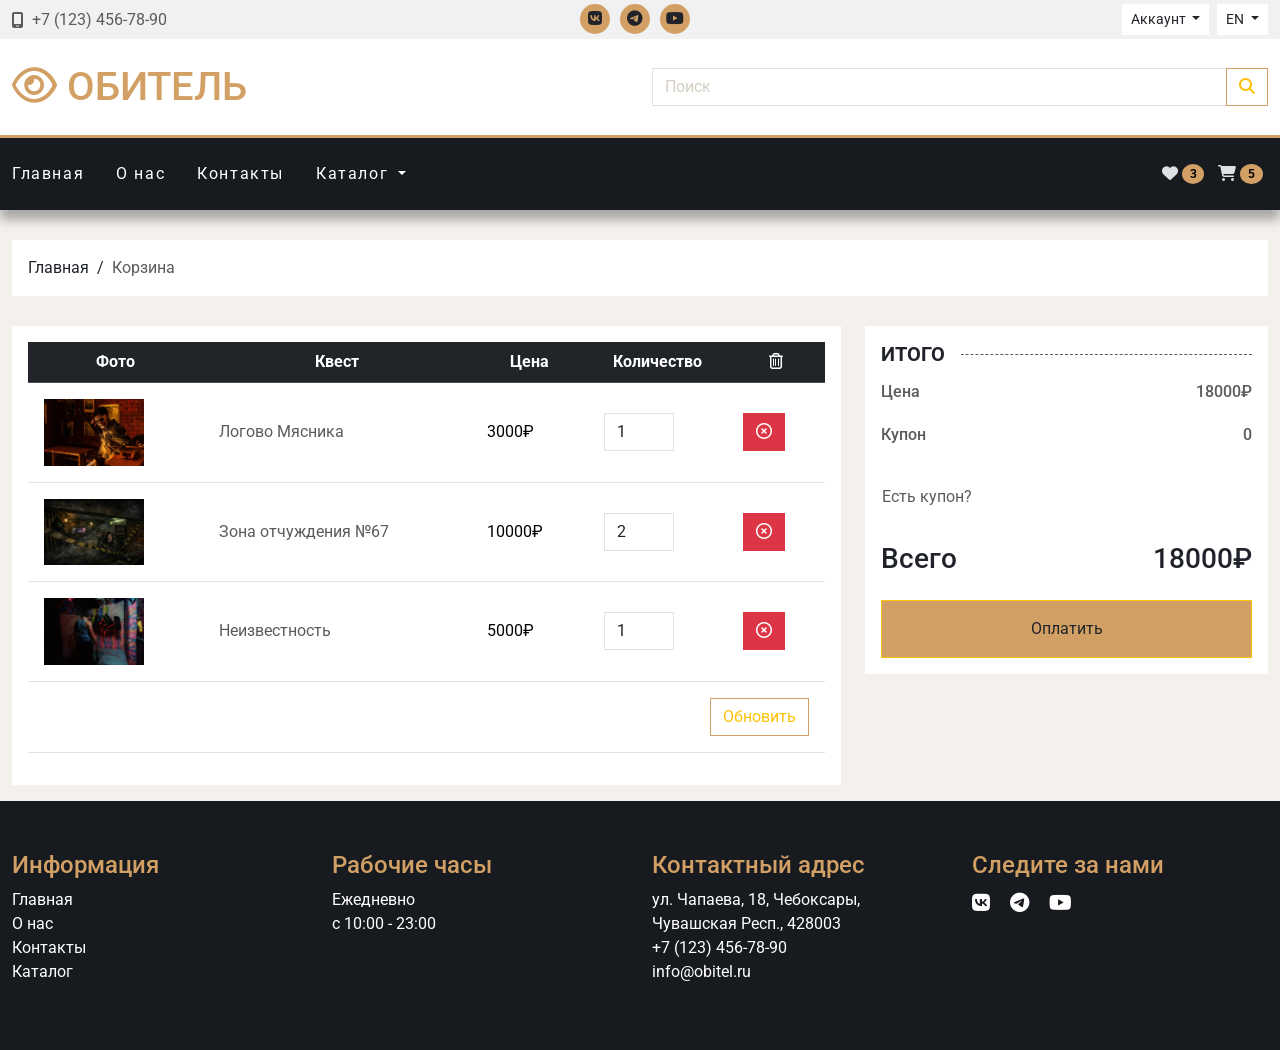
<file: cart.html>
<!doctype html>
<html lang="en">

<head>
    <meta charset="utf-8">
    <meta name="viewport" content="width=device-width, initial-scale=1">
    <title>Обитель :: Корзина</title>
    <link rel="preconnect" href="https://fonts.googleapis.com">
    <link rel="preconnect" href="https://fonts.gstatic.com" crossorigin>
    <link href="https://fonts.googleapis.com/css2?family=Roboto:wght@400;500;700&display=swap" rel="stylesheet">
    <link rel="stylesheet" href="https://cdn.jsdelivr.net/npm/bootstrap@5.3.0-alpha3/dist/css/bootstrap.min.css">
    <link rel="stylesheet" href="https://cdnjs.cloudflare.com/ajax/libs/font-awesome/6.4.0/css/all.min.css">
    <link rel="stylesheet" href="assets/owlcarousel/dist/assets/owl.carousel.min.css">
    <link rel="stylesheet" href="assets/owlcarousel/dist/assets/owl.theme.default.min.css">
    <link rel="stylesheet" href="assets/css/main.css">
    <link rel="shortcut icon" href="assets/img/favicon.ico" type="image/x-icon">
</head>

<body>

    <div class="wrapper">

        <header class="header">
            <div class="header-top py-1">
                <div class="container-fluid">
                    <div class="row">
                        <div class="col-6 col-sm-4">
                            <div class="header-top-phone d-flex align-items-center h-100">
                                <i class="fa-solid fa-mobile-screen"></i>
                                <a href="tel:++7 (123) 456-78-90" class="ms-2">+7 (123) 456-78-90</a>
                            </div>
                        </div>

                        <div class="col-sm-4 d-none d-sm-block">
                            <ul class="social-icons d-flex justify-content-center">
                                <li>
                                    <a href="#">
                                        <i class="fa-brands fa-vk"></i>
                                    </a>
                                </li>
                                <li>
                                    <a href="#">
                                        <i class="fa-brands fa-telegram"></i>
                                    </a>
                                </li>
                                <li>
                                    <a href="#">
                                        <i class="fa-brands fa-youtube"></i>
                                    </a>
                                </li>
                            </ul>
                        </div>

                        <div class="col-6 col-sm-4">
                            <div class="header-top-account d-flex justify-content-end">
                                <div class="btn-group me-2">
                                    <div class="dropdown">
                                        <button class="btn btn-sm dropdown-toggle" type="button"
                                            data-bs-toggle="dropdown" aria-expanded="false">
                                            Аккаунт
                                        </button>
                                        <ul class="dropdown-menu">
                                            <li>
                                                <a class="dropdown-item" href="login.html">Войти</a>
                                            </li>
                                            <li>
                                                <a class="dropdown-item" href="register.html">Регистрация</a>
                                            </li>
                                        </ul>
                                    </div>
                                </div>

                                <div class="btn-group">
                                    <div class="dropdown">
                                        <button class="btn btn-sm dropdown-toggle" type="button"
                                            data-bs-toggle="dropdown" aria-expanded="false">
                                            EN
                                        </button>
                                        <ul class="dropdown-menu">
                                            <li>
                                                <a class="dropdown-item" href="#">RU</a>
                                            </li>
                                            <li>
                                                <a class="dropdown-item" href="#">DE</a>
                                            </li>
                                        </ul>
                                    </div>
                                </div>
                            </div>
                            <!-- ./header-top-account -->
                        </div>
                    </div>
                </div>
            </div>
            <!-- ./header-top -->

            <div class="header-middle bg-white py-4">
                <div class="container-fluid">
                    <div class="row align-items-center">

                        <div class="col-sm-6">
                            <a href="index.html" class="header-logo h1"><i class="fa-regular fa-eye"></i> Обитель</a>
                        </div>

                        <div class="col-sm-6 mt-2 mt-md-0">
                            <form action="">
                                <div class="input-group">
                                    <input type="text" class="form-control" name="s" placeholder="Поиск"
                                        aria-label="Searching..." aria-describedby="button-search">
                                    <button class="btn btn-outline-warning" type="submit" id="button-search">
                                        <i class="fa-solid fa-magnifying-glass"></i>
                                    </button>
                                </div>
                            </form>
                        </div>

                    </div>
                </div>

            </div>
            <!-- ./header-middle -->
        </header>

        <div class="header-bottom sticky-top" id="header-nav">
            <nav class="navbar navbar-expand-lg bg-dark" data-bs-theme="dark">
                <div class="container-fluid">
                    <button class="navbar-toggler" type="button" data-bs-toggle="offcanvas"
                        data-bs-target="#offcanvasNavbar" aria-controls="offcanvasNavbar" aria-expanded="false"
                        aria-label="Toggle navigation">
                        <span class="navbar-toggler-icon"></span>
                    </button>
                    <div class="offcanvas offcanvas-start" id="offcanvasNavbar" tabindex="-1"
                        aria-labelledby="offcanvasNavbarLabel">
                        <div class="offcanvas-header">
                            <h5 class="offcanvas-title" id="offcanvasNavbarLabel">Catalog</h5>
                            <button type="button" class="btn-close" data-bs-dismiss="offcanvas"
                                aria-label="Close"></button>
                        </div>
                        <div class="offcanvas-body">
                            <ul class="navbar-nav">
                                <li class="nav-item">
                                    <a class="nav-link active" aria-current="page" href="index.html">Главная</a>
                                </li>
                                <li class="nav-item">
                                    <a class="nav-link" href="about.html">О нас</a>
                                </li>
                                <li class="nav-item">
                                    <a class="nav-link" href="#">Контакты</a>
                                </li>
                                <li class="nav-item dropdown">
                                    <a class="nav-link dropdown-toggle" href="#" role="button" data-bs-toggle="dropdown"
                                        aria-expanded="false" data-bs-auto-close="outside">
                                        Каталог
                                    </a>
                                    <ul class="dropdown-menu dropdown-menu-end">
                                        <li>
                                            <a class="dropdown-item" href="category.html">Новинки</a>
                                        </li>
                                        <li>
                                            <a class="dropdown-item" href="category.html">Все квесты</a>
                                        </li>
                                        <li class="nav-item dropend">
                                            <a class="dropdown-item dropdown-toggle" href="#" data-bs-toggle="dropdown"
                                                data-bs-auto-close="outside">Для новичков</a>
                                            <ul class="dropdown-menu dropdown-menu-end">
                                                <li>
                                                    <a class="dropdown-item" href="category.html">Квесты с актёрами</a>
                                                </li>
                                                <li>
                                                    <a class="dropdown-item" href="category.html">Квесты без актёров</a>
                                                </li>
                                            </ul>
                                        </li>
                                    </ul>
                                </li>
                            </ul>
                        </div>
                    </div>

                    <div>
                        <a href="#" class="btn p-1">
                            <i class="fa-solid fa-heart"></i>
                            <span class="badge text-bg-warning cart-badge bg-warning rounded-circle">3</span>
                        </a>

                        <button class="btn p-1" id="cart-open" type="button" data-bs-toggle="offcanvas2"
                            data-bs-target="#offcanvasCart" aria-controls="offcanvasCart">
                            <i class="fa-solid fa-cart-shopping"></i>
                            <span class="badge text-bg-warning cart-badge bg-warning rounded-circle">5</span>
                        </button>
                    </div>

                </div>
            </nav>
        </div>

        <div class="offcanvas offcanvas-end" tabindex="-1" id="offcanvasCart" aria-labelledby="offcanvasCartLabel">
            <div class="offcanvas-header">
                <h5 class="offcanvas-title" id="offcanvasCartLabel">Корзина</h5>
                <button type="button" class="btn-close" data-bs-dismiss="offcanvas" aria-label="Close"></button>
            </div>
            <div class="offcanvas-body">
                <div class="table-responsive">
                    <table class="table offcanvasCart-table">
                        <tbody>
                            <tr>
                                <td class="product-img-td"><a href="#"><img src="assets/img/products/1.jpg" alt=""></a>
                                </td>
                                <td><a href="#">Логово Мясника</a></td>
                                <td>3000₽</td>
                                <td>&times;1</td>
                                <td><button class="btn btn-danger"><i class="fa-regular fa-circle-xmark"></i></button>
                                </td>
                            </tr>
                            <tr>
                                <td class="product-img-td"><a href="#"><img src="assets/img/products/2.jpg" alt=""></a>
                                </td>
                                <td><a href="#">Зона отчуждения №67</a></td>
                                <td>10000₽</td>
                                <td>&times;2</td>
                                <td><button class="btn btn-danger"><i class="fa-regular fa-circle-xmark"></i></button>
                                </td>
                            </tr>
                            <tr>
                                <td class="product-img-td"><a href="#"><img src="assets/img/products/3.jpg" alt=""></a>
                                </td>
                                <td><a href="#">Неизвестность</a></td>
                                <td>5000₽</td>
                                <td>&times;1</td>
                                <td><button class="btn btn-danger"><i class="fa-regular fa-circle-xmark"></i></button>
                                </td>
                            </tr>
                        </tbody>
                        <tfoot>
                            <tr>
                                <td colspan="4" class="text-end">Всего:</td>
                                <td>18000₽</td>
                            </tr>
                        </tfoot>
                    </table>
                </div>

                <div class="text-end mt-3">
                    <a href="cart.html" class="btn btn-outline-warning">Корзина</a>
                    <a href="checkout.html" class="btn btn-outline-secondary">Оплатить</a>
                </div>

                <div class="dropdown mt-3">
                    <button class="btn btn-secondary dropdown-toggle" type="button" data-bs-toggle="dropdown">
                        Меню
                    </button>
                    <ul class="dropdown-menu">
                        <li>
                            <a class="dropdown-item closecart" href="#footer" data-href="footer">Подвал</a>
                        </li>
                        <li>
                            <a class="dropdown-item closecart" href="#about" data-href="about">О нас</a>
                        </li>
                        <li>
                            <a class="dropdown-item closecart" href="#map" data-href="map">Карта</a>
                        </li>
                    </ul>
                </div>
            </div>
        </div>

        <main class="main">

            <div class="container-fluid">
                <div class="row">
                    <div class="col-12">
                        <nav class="breadcrumbs">
                            <ul>
                                <li><a href="index.html">Главная</a></li>
                                <li><span>Корзина</span></li>
                            </ul>
                        </nav>
                    </div>
                </div>
            </div>

            <div class="container-fluid">
                <div class="row">

                    <div class="col-lg-8 mb-3">
                        <div class="cart-content p-3 h-100 bg-white">

                            <div class="table-responsive">
                                <table class="table align-middle table-hover">
                                    <thead class="table-dark">
                                        <tr>
                                            <th>Фото</th>
                                            <th>Квест</th>
                                            <th>Цена</th>
                                            <th>Количество</th>
                                            <th><i class="fa-regular fa-trash-can"></i></th>
                                        </tr>
                                    </thead>
                                    <tbody>
                                        <tr>
                                            <td class="product-img-td">
                                                <a href="#">
                                                    <img src="assets/img/products/1.jpg" alt="">
                                                </a>
                                            </td>
                                            <td>
                                                <a href="#" class="cart-content-title">
                                                    Логово Мясника
                                                </a>
                                            </td>
                                            <td>3000₽</td>
                                            <td>
                                                <input type="number" value="1" class="form-control cart-qty">
                                            </td>
                                            <td>
                                                <button class="btn btn-danger">
                                                    <i class="fa-regular fa-circle-xmark"></i>
                                                </button>
                                            </td>
                                        </tr>
                                        <tr>
                                            <td class="product-img-td">
                                                <a href="#">
                                                    <img src="assets/img/products/2.jpg" alt="">
                                                </a>
                                            </td>
                                            <td><a href="#" class="cart-content-title">Зона отчуждения №67</a></td>
                                            <td>10000₽</td>
                                            <td>
                                                <input type="number" value="2" class="form-control cart-qty">
                                            </td>
                                            <td>
                                                <button class="btn btn-danger">
                                                    <i class="fa-regular fa-circle-xmark"></i>
                                                </button>
                                            </td>
                                        </tr>
                                        <tr>
                                            <td class="product-img-td">
                                                <a href="#">
                                                    <img src="assets/img/products/3.jpg" alt="">
                                                </a>
                                            </td>
                                            <td><a href="#" class="cart-content-title">Неизвестность</a></td>
                                            <td>5000₽</td>
                                            <td>
                                                <input type="number" value="1" class="form-control cart-qty">
                                            </td>
                                            <td>
                                                <button class="btn btn-danger">
                                                    <i class="fa-regular fa-circle-xmark"></i>
                                                </button>
                                            </td>
                                        </tr>
                                    </tbody>
                                    <tfoot>
                                        <tr>
                                            <td colspan="5" class="text-end">
                                                <button class="btn btn-outline-warning">Обновить</button>
                                            </td>
                                        </tr>
                                    </tfoot>
                                </table>
                            </div>

                        </div>
                    </div>

                    <div class="col-lg-4 mb-3">

                        <div class="cart-summary p-3 sidebar">
                            <h5 class="section-title"><span>Итого</span></h5>

                            <div class="d-flex justify-content-between my-3">
                                <h6>Цена</h6>
                                <h6>18000₽</h6>
                            </div>

                            <div class="d-flex justify-content-between my-3">
                                <h6>Купон</h6>
                                <h6>0</h6>
                            </div>

                            <button class="btn btn-link px-0 btn-coupon" data-bs-toggle="collapse"
                                data-bs-target="#collapseCoupon">
                                Есть купон?
                            </button>

                            <div class="input-group collapse" id="collapseCoupon">
                                <input type="text" class="form-control" placeholder="Введите купон">
                                <button class="btn btn-warning">
                                    <i class="fa-regular fa-circle-check"></i>
                                </button>
                            </div>

                            <div class="d-flex justify-content-between my-3">
                                <h3>Всего</h3>
                                <h3>18000₽</h3>
                            </div>

                            <div class="d-grid">
                                <a href="#" class="btn btn-warning">Оплатить</a>
                            </div>

                        </div>

                    </div>

                </div>
            </div>

        </main>

        <footer class="footer" id="footer">
            <div class="container-fluid">
                <div class="row">
                    <div class="col-md-3 col-6">
                        <h4>Информация</h4>
                        <ul class="list-unstyled">
                            <li><a href="index.html">Главная</a></li>
                            <li><a href="#">О нас</a></li>
                            <li><a href="#">Контакты</a></li>
                            <li><a href="#">Каталог</a></li>
                        </ul>
                    </div>

                    <div class="col-md-3 col-6">
                        <h4>Рабочие часы</h4>
                        <ul class="list-unstyled">
                            <li>Ежедневно</li>
                            <li>с 10:00 - 23:00</li>
                        </ul>
                    </div>

                    <div class="col-md-3 col-6">
                        <h4>Контактный адрес</h4>
                        <ul class="list-unstyled">
                            <li><a href="tel:+7 (123) 456-78-90">ул. Чапаева, 18, Чебоксары, Чувашская Респ., 428003</a>
                            </li>
                            <li><a href="tel:+7 (123) 456-78-90">+7 (123) 456-78-90</a></li>
                            <li><a href="tel:0987654321">info@obitel.ru</a></li>
                        </ul>
                    </div>

                    <div class="col-md-3 col-6">
                        <h4>Следите за нами</h4>
                        <ul class="footer-icons">
                            <li><a href="#"><i class="fa-brands fa-vk"></i></a></li>
                            <li><a href="#"><i class="fa-brands fa-telegram"></i></a></li>
                            <li><a href="#"><i class="fa-brands fa-youtube"></i></a></li>
                        </ul>
                    </div>
                </div>
            </div>
        </footer>
    </div>

    <button id="top">
        <i class="fa-solid fa-angles-up"></i>
    </button>

    <script src="https://cdnjs.cloudflare.com/ajax/libs/jquery/3.6.4/jquery.min.js"></script>
    <script src="https://cdn.jsdelivr.net/npm/bootstrap@5.3.0-alpha3/dist/js/bootstrap.bundle.min.js"></script>
    <script src="assets/owlcarousel/dist/owl.carousel.min.js"></script>
    <script src="assets/js/main.js"></script>
</body>

</html>
</file>
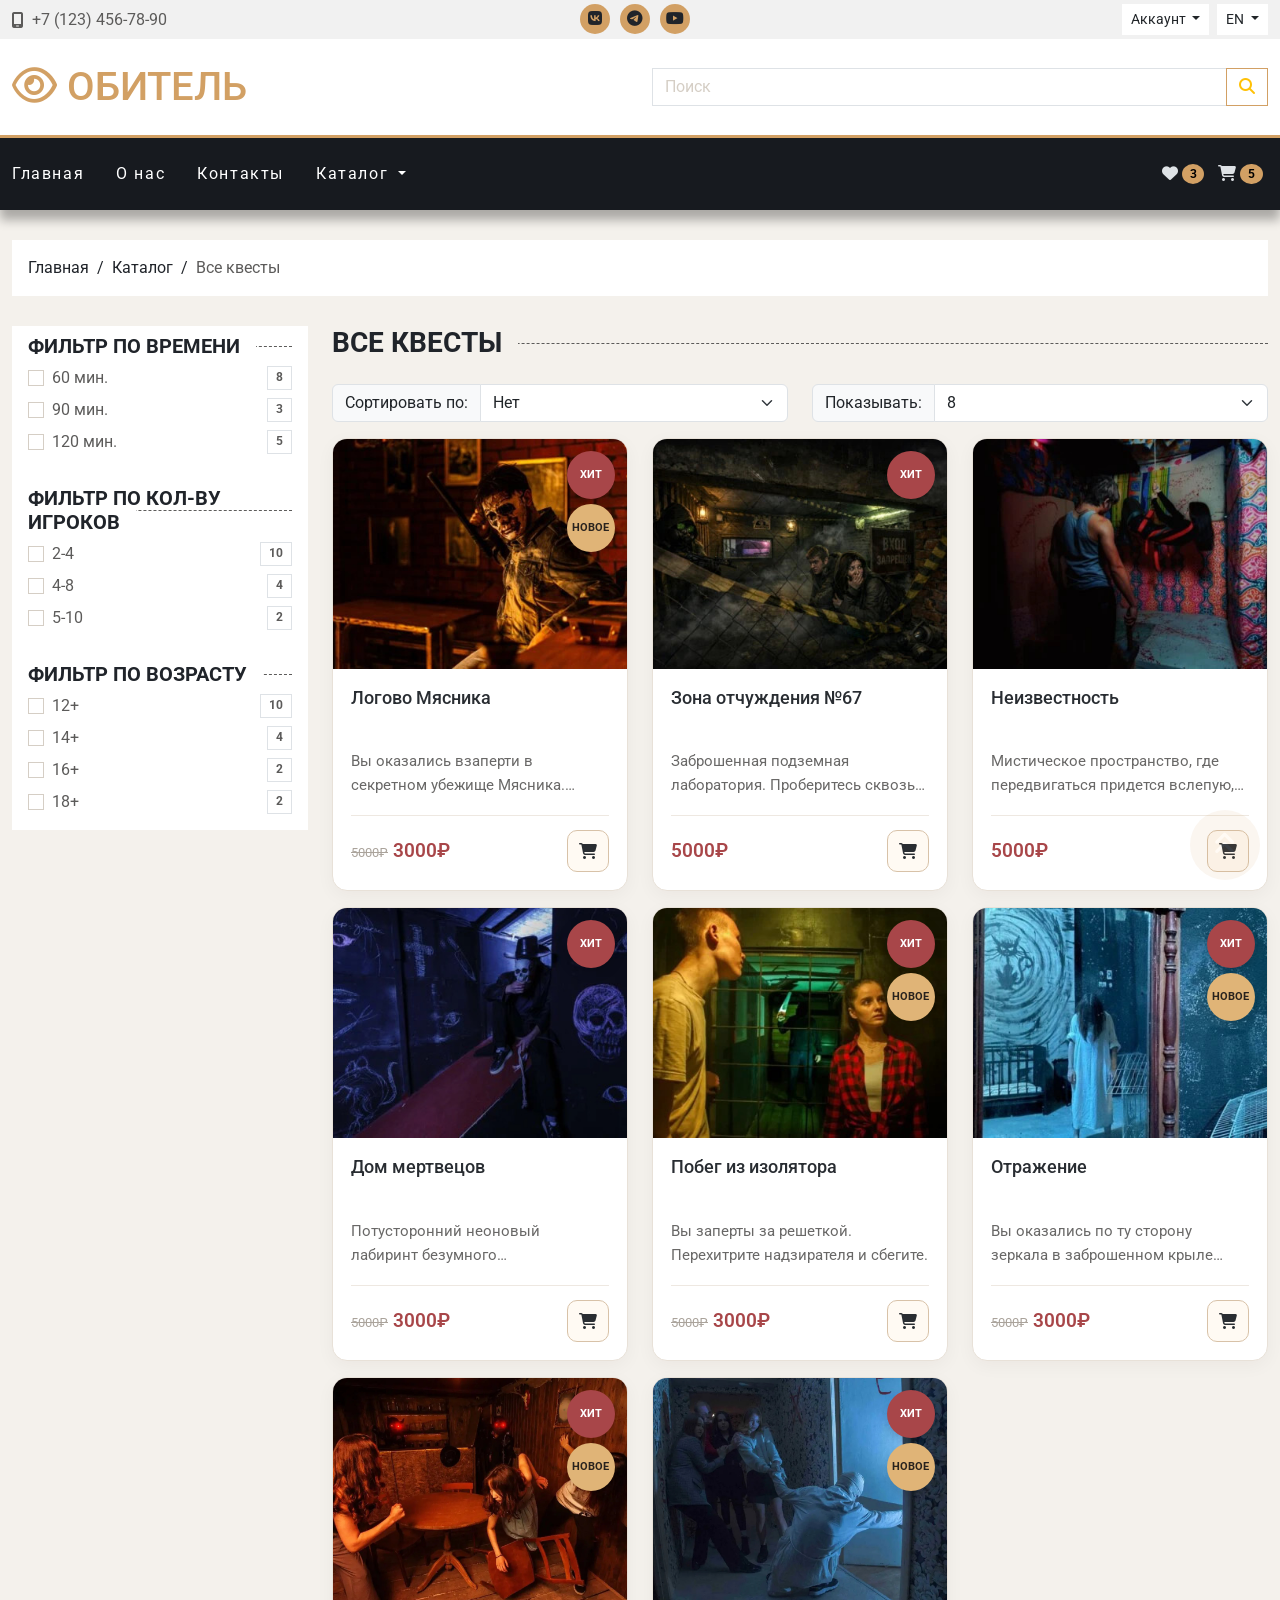
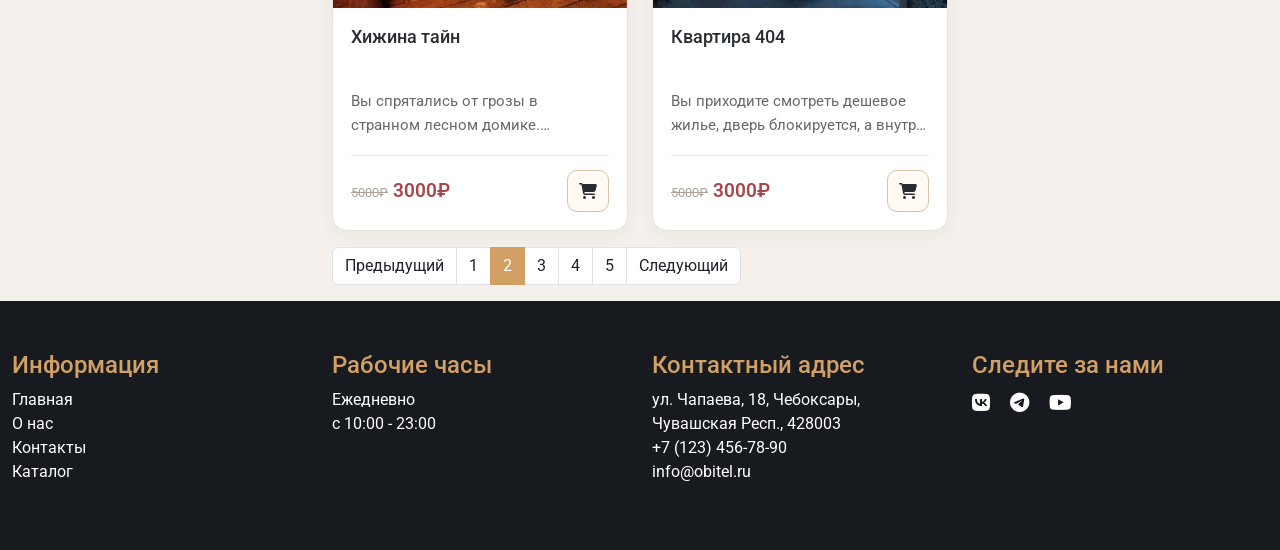
<file: category.html>
<!doctype html>
<html lang="en">

<head>
    <meta charset="utf-8">
    <meta name="viewport" content="width=device-width, initial-scale=1">
    <title>Обитель :: Каталог</title>
    <link rel="preconnect" href="https://fonts.googleapis.com">
    <link rel="preconnect" href="https://fonts.gstatic.com" crossorigin>
    <link href="https://fonts.googleapis.com/css2?family=Roboto:wght@400;500;700&display=swap" rel="stylesheet">
    <link rel="stylesheet" href="https://cdn.jsdelivr.net/npm/bootstrap@5.3.0-alpha3/dist/css/bootstrap.min.css">
    <link rel="stylesheet" href="https://cdnjs.cloudflare.com/ajax/libs/font-awesome/6.4.0/css/all.min.css">
    <link rel="stylesheet" href="assets/owlcarousel/dist/assets/owl.carousel.min.css">
    <link rel="stylesheet" href="assets/owlcarousel/dist/assets/owl.theme.default.min.css">
    <link rel="stylesheet" href="assets/css/main.css">
    <link rel="shortcut icon" href="assets/img/favicon.ico" type="image/x-icon">
</head>

<body>

    <div class="wrapper">

        <header class="header">
            <div class="header-top py-1">
                <div class="container-fluid">
                    <div class="row">
                        <div class="col-6 col-sm-4">
                            <div class="header-top-phone d-flex align-items-center h-100">
                                <i class="fa-solid fa-mobile-screen"></i>
                                <a href="tel:++7 (123) 456-78-90" class="ms-2">+7 (123) 456-78-90</a>
                            </div>
                        </div>

                        <div class="col-sm-4 d-none d-sm-block">
                            <ul class="social-icons d-flex justify-content-center">
                                <li>
                                    <a href="#">
                                        <i class="fa-brands fa-vk"></i>
                                    </a>
                                </li>
                                <li>
                                    <a href="#">
                                        <i class="fa-brands fa-telegram"></i>
                                    </a>
                                </li>
                                <li>
                                    <a href="#">
                                        <i class="fa-brands fa-youtube"></i>
                                    </a>
                                </li>
                            </ul>
                        </div>

                        <div class="col-6 col-sm-4">
                            <div class="header-top-account d-flex justify-content-end">
                                <div class="btn-group me-2">
                                    <div class="dropdown">
                                        <button class="btn btn-sm dropdown-toggle" type="button"
                                            data-bs-toggle="dropdown" aria-expanded="false">
                                            Аккаунт
                                        </button>
                                        <ul class="dropdown-menu">
                                            <li>
                                                <a class="dropdown-item" href="login.html">Войти</a>
                                            </li>
                                            <li>
                                                <a class="dropdown-item" href="register.html">Регистрация</a>
                                            </li>
                                        </ul>
                                    </div>
                                </div>

                                <div class="btn-group">
                                    <div class="dropdown">
                                        <button class="btn btn-sm dropdown-toggle" type="button"
                                            data-bs-toggle="dropdown" aria-expanded="false">
                                            EN
                                        </button>
                                        <ul class="dropdown-menu">
                                            <li>
                                                <a class="dropdown-item" href="#">RU</a>
                                            </li>
                                            <li>
                                                <a class="dropdown-item" href="#">DE</a>
                                            </li>
                                        </ul>
                                    </div>
                                </div>
                            </div>
                            <!-- ./header-top-account -->
                        </div>
                    </div>
                </div>
            </div>
            <!-- ./header-top -->

            <div class="header-middle bg-white py-4">
                <div class="container-fluid">
                    <div class="row align-items-center">

                        <div class="col-sm-6">
                            <a href="index.html" class="header-logo h1"><i class="fa-regular fa-eye"></i> Обитель</a>
                        </div>

                        <div class="col-sm-6 mt-2 mt-md-0">
                            <form action="">
                                <div class="input-group">
                                    <input type="text" class="form-control" name="s" placeholder="Поиск"
                                        aria-label="Searching..." aria-describedby="button-search">
                                    <button class="btn btn-outline-warning" type="submit" id="button-search">
                                        <i class="fa-solid fa-magnifying-glass"></i>
                                    </button>
                                </div>
                            </form>
                        </div>

                    </div>
                </div>

            </div>
            <!-- ./header-middle -->
        </header>

        <div class="header-bottom sticky-top" id="header-nav">
            <nav class="navbar navbar-expand-lg bg-dark" data-bs-theme="dark">
                <div class="container-fluid">
                    <button class="navbar-toggler" type="button" data-bs-toggle="offcanvas"
                        data-bs-target="#offcanvasNavbar" aria-controls="offcanvasNavbar" aria-expanded="false"
                        aria-label="Toggle navigation">
                        <span class="navbar-toggler-icon"></span>
                    </button>
                    <div class="offcanvas offcanvas-start" id="offcanvasNavbar" tabindex="-1"
                        aria-labelledby="offcanvasNavbarLabel">
                        <div class="offcanvas-header">
                            <h5 class="offcanvas-title" id="offcanvasNavbarLabel">Каталог</h5>
                            <button type="button" class="btn-close" data-bs-dismiss="offcanvas"
                                aria-label="Close"></button>
                        </div>
                        <div class="offcanvas-body">
                            <ul class="navbar-nav">
                                <li class="nav-item">
                                    <a class="nav-link active" aria-current="page" href="index.html">Главная</a>
                                </li>
                                <li class="nav-item">
                                    <a class="nav-link" href="about.html">О нас</a>
                                </li>
                                <li class="nav-item">
                                    <a class="nav-link" href="#">Контакты</a>
                                </li>
                                <li class="nav-item dropdown">
                                    <a class="nav-link dropdown-toggle" href="#" role="button" data-bs-toggle="dropdown"
                                        aria-expanded="false" data-bs-auto-close="outside">
                                        Каталог
                                    </a>
                                    <ul class="dropdown-menu dropdown-menu-end">
                                        <li>
                                            <a class="dropdown-item" href="category.html">Новинки</a>
                                        </li>
                                        <li>
                                            <a class="dropdown-item" href="category.html">Все квесты</a>
                                        </li>
                                        <li class="nav-item dropend">
                                            <a class="dropdown-item dropdown-toggle" href="#" data-bs-toggle="dropdown"
                                                data-bs-auto-close="outside">Для новичков</a>
                                            <ul class="dropdown-menu dropdown-menu-end">
                                                <li>
                                                    <a class="dropdown-item" href="category.html">Квесты с актёрами</a>
                                                </li>
                                                <li>
                                                    <a class="dropdown-item" href="category.html">Квесты без актёров</a>
                                                </li>
                                            </ul>
                                        </li>
                                    </ul>
                                </li>
                            </ul>
                        </div>
                    </div>

                    <div>
                        <a href="#" class="btn p-1">
                            <i class="fa-solid fa-heart"></i>
                            <span class="badge text-bg-warning cart-badge bg-warning rounded-circle">3</span>
                        </a>

                        <button class="btn p-1" id="cart-open" type="button" data-bs-toggle="offcanvas2"
                            data-bs-target="#offcanvasCart" aria-controls="offcanvasCart">
                            <i class="fa-solid fa-cart-shopping"></i>
                            <span class="badge text-bg-warning cart-badge bg-warning rounded-circle">5</span>
                        </button>
                    </div>

                </div>
            </nav>
        </div>

        <div class="offcanvas offcanvas-end" tabindex="-1" id="offcanvasCart" aria-labelledby="offcanvasCartLabel">
            <div class="offcanvas-header">
                <h5 class="offcanvas-title" id="offcanvasCartLabel">Корзина</h5>
                <button type="button" class="btn-close" data-bs-dismiss="offcanvas" aria-label="Close"></button>
            </div>
            <div class="offcanvas-body">
                <div class="table-responsive">
                    <table class="table offcanvasCart-table">
                        <tbody>
                            <tr>
                                <td class="product-img-td"><a href="#"><img src="assets/img/products/1.jpg" alt=""></a>
                                </td>
                                <td><a href="#">Логово Мясника</a></td>
                                <td>3000₽</td>
                                <td>&times;1</td>
                                <td><button class="btn btn-danger"><i class="fa-regular fa-circle-xmark"></i></button>
                                </td>
                            </tr>
                            <tr>
                                <td class="product-img-td"><a href="#"><img src="assets/img/products/2.jpg" alt=""></a>
                                </td>
                                <td><a href="#">Зона отчуждения №67</a></td>
                                <td>10000₽</td>
                                <td>&times;2</td>
                                <td><button class="btn btn-danger"><i class="fa-regular fa-circle-xmark"></i></button>
                                </td>
                            </tr>
                            <tr>
                                <td class="product-img-td"><a href="#"><img src="assets/img/products/3.jpg" alt=""></a>
                                </td>
                                <td><a href="#">Неизвестность</a></td>
                                <td>5000₽</td>
                                <td>&times;1</td>
                                <td><button class="btn btn-danger"><i class="fa-regular fa-circle-xmark"></i></button>
                                </td>
                            </tr>
                        </tbody>
                        <tfoot>
                            <tr>
                                <td colspan="4" class="text-end">Всего:</td>
                                <td>18000₽</td>
                            </tr>
                        </tfoot>
                    </table>
                </div>

                <div class="text-end mt-3">
                    <a href="cart.html" class="btn btn-outline-warning">Корзина</a>
                    <a href="checkout.html" class="btn btn-outline-secondary">Оплатить</a>
                </div>

                <div class="dropdown mt-3">
                    <button class="btn btn-secondary dropdown-toggle" type="button" data-bs-toggle="dropdown">
                        Меню
                    </button>
                    <ul class="dropdown-menu">
                        <li>
                            <a class="dropdown-item closecart" href="#footer" data-href="footer">Подвал</a>
                        </li>
                        <li>
                            <a class="dropdown-item closecart" href="#about" data-href="about">О нас</a>
                        </li>
                        <li>
                            <a class="dropdown-item closecart" href="#map" data-href="map">Карта</a>
                        </li>
                    </ul>
                </div>
            </div>
        </div>

        <main class="main">

            <div class="container-fluid">
                <div class="row">
                    <div class="col-12">
                        <nav class="breadcrumbs">
                            <ul>
                                <li><a href="index.html">Главная</a></li>
                                <li><a href="#">Каталог</a></li>
                                <li><span>Все квесты</span></li>
                            </ul>
                        </nav>
                    </div>
                </div>
            </div>

            <div class="container-fluid">
                <div class="row">
                    <div class="col-lg-3 col-md-4">
                        <div class="sidebar">

                            <button class="btn btn-warning w-100 text-start collapse-filters-btn mb-3" type="button"
                                data-bs-toggle="collapse" data-bs-target="#collapseFilters" aria-expanded="false"
                                aria-controls="collapseExample">
                                <i class="fa-solid fa-filter"></i> Filters
                            </button>

                            <div class="collapse collapse-filters" id="collapseFilters">
                                <div class="filter-block">
                                    <h5 class="section-title"><span>Фильтр по времени</span></h5>
                                    <form action="">
                                        <div class="form-check d-flex justify-content-between">
                                            <div>
                                                <input class="form-check-input" type="checkbox" value="" id="black">
                                                <label class="form-check-label" for="black">
                                                    60 мин.
                                                </label>
                                            </div>
                                            <span class="badge border rounded-0">8</span>
                                        </div>
                                        <div class="form-check d-flex justify-content-between">
                                            <div>
                                                <input class="form-check-input" type="checkbox" value="" id="white">
                                                <label class="form-check-label" for="white">
                                                    90 мин.
                                                </label>
                                            </div>
                                            <span class="badge border rounded-0">3</span>
                                        </div>
                                        <div class="form-check d-flex justify-content-between">
                                            <div>
                                                <input class="form-check-input" type="checkbox" value="" id="red">
                                                <label class="form-check-label" for="red">
                                                    120 мин.
                                                </label>
                                            </div>
                                            <span class="badge border rounded-0">5</span>
                                        </div>
                                    </form>
                                </div>

                                <div class="filter-block">
                                    <h5 class="section-title">
                                        <span>Фильтр по кол-ву игроков</span>
                                    </h5>

                                    <form action="">
                                        <div class="form-check d-flex justify-content-between">
                                            <div>
                                                <input class="form-check-input" type="checkbox" value="" id="xs">
                                                <label class="form-check-label" for="xs">
                                                    2-4
                                                </label>
                                            </div>
                                            <span class="badge border rounded-0">10</span>
                                        </div>
                                        <div class="form-check d-flex justify-content-between">
                                            <div>
                                                <input class="form-check-input" type="checkbox" value="" id="s">
                                                <label class="form-check-label" for="s">
                                                    4-8
                                                </label>
                                            </div>
                                            <span class="badge border rounded-0">4</span>
                                        </div>
                                        <div class="form-check d-flex justify-content-between">
                                            <div>
                                                <input class="form-check-input" type="checkbox" value="" id="m">
                                                <label class="form-check-label" for="m">
                                                    5-10
                                                </label>
                                            </div>
                                            <span class="badge border rounded-0">2</span>
                                        </div>
                                    </form>
                                </div>

                                <div class="filter-block">
                                    <h5 class="section-title">
                                        <span>Фильтр по возрасту</span>
                                    </h5>

                                    <form action="">
                                        <div class="form-check d-flex justify-content-between">
                                            <div>
                                                <input class="form-check-input" type="checkbox" value="" id="xs">
                                                <label class="form-check-label" for="xs">
                                                    12+
                                                </label>
                                            </div>
                                            <span class="badge border rounded-0">10</span>
                                        </div>
                                        <div class="form-check d-flex justify-content-between">
                                            <div>
                                                <input class="form-check-input" type="checkbox" value="" id="s">
                                                <label class="form-check-label" for="s">
                                                    14+
                                                </label>
                                            </div>
                                            <span class="badge border rounded-0">4</span>
                                        </div>
                                        <div class="form-check d-flex justify-content-between">
                                            <div>
                                                <input class="form-check-input" type="checkbox" value="" id="m">
                                                <label class="form-check-label" for="m">
                                                    16+
                                                </label>
                                            </div>
                                            <span class="badge border rounded-0">2</span>
                                        </div>
                                        <div class="form-check d-flex justify-content-between">
                                            <div>
                                                <input class="form-check-input" type="checkbox" value="" id="m">
                                                <label class="form-check-label" for="m">
                                                    18+
                                                </label>
                                            </div>
                                            <span class="badge border rounded-0">2</span>
                                        </div>
                                    </form>

                                </div>
                            </div>
                        </div>
                    </div>

                    <div class="col-lg-9 col-md-8">
                        <div class="row mb-3">
                            <div class="col-12">
                                <h1 class="section-title h3"><span>Все квесты</span></h1>
                            </div>
                        </div>

                        <div class="row">
                            <div class="col-sm-6">
                                <div class="input-group mb-3">
                                    <span class="input-group-text">Сортировать по:</span>
                                    <select class="form-select" aria-label="Sort by:">
                                        <option selected>Нет</option>
                                        <option value="1">Времени</option>
                                        <option value="2">Кол-ву игроков</option>
                                        <option value="3">Возрасту</option>
                                        <option value="4">Цене (больше &gt; меньше)</option>
                                        <option value="4">Цене (меньше &gt; больше)</option>
                                    </select>
                                </div>
                            </div>
                            <div class="col-sm-6">
                                <div class="input-group mb-3">
                                    <span class="input-group-text">Показывать:</span>
                                    <select class="form-select" aria-label="Show:">
                                        <option selected>8</option>
                                        <option value="15">15</option>
                                        <option value="30">20</option>
                                    </select>
                                </div>
                            </div>
                        </div>

                        <div class="row">
                            <div class="col-lg-4 col-sm-6 mb-3">
                                <div class="product-card">
                                    <div class="product-card-offer">
                                        <div class="offer-hit">ХИТ</div>
                                        <div class="offer-new">НОВОЕ</div>
                                    </div>
                                    <div class="product-thumb">
                                        <a href="product.html"><img src="assets/img/products/1.jpg" alt=""></a>
                                    </div>
                                    <div class="product-details">
                                        <h4>
                                            <a href="products.html">Логово Мясника</a>
                                        </h4>
                                        <p class="product-excerpt">Вы оказались взаперти в секретном убежище Мясника.
                                            Найдите ключ к свободе.</p>
                                        <div class="product-bottom-details d-flex justify-content-between">
                                            <div class="product-price">
                                                <small>5000₽</small>
                                                3000₽
                                            </div>
                                            <div class="product-links">
                                                <a href="#" class="btn btn-outline-secondary add-to-cart"><i
                                                        class="fas fa-shopping-cart"></i></a>
                                            </div>
                                        </div>
                                    </div>
                                </div>
                            </div>

                            <div class="col-lg-4 col-sm-6 mb-3">
                                <div class="product-card">
                                    <div class="product-card-offer">
                                        <div class="offer-hit">ХИТ</div>
                                    </div>
                                    <div class="product-thumb">
                                        <a href="product.html"><img src="assets/img/products/2.jpg" alt=""></a>
                                    </div>
                                    <div class="product-details">
                                        <h4>
                                            <a href="products.html">Зона отчуждения №67</a>
                                        </h4>
                                        <p class="product-excerpt">Заброшенная подземная лаборатория. Проберитесь сквозь
                                            завалы и предотвратите катастрофу.</p>
                                        <div class="product-bottom-details d-flex justify-content-between">
                                            <div class="product-price">
                                                5000₽
                                            </div>
                                            <div class="product-links">
                                                <a href="#" class="btn btn-outline-secondary add-to-cart"><i
                                                        class="fas fa-shopping-cart"></i></a>
                                            </div>
                                        </div>
                                    </div>
                                </div>
                            </div>

                            <div class="col-lg-4 col-sm-6 mb-3">
                                <div class="product-card">
                                    <div class="product-card-offer">
                                    </div>
                                    <div class="product-thumb">
                                        <a href="product.html"><img src="assets/img/products/3.jpg" alt=""></a>
                                    </div>
                                    <div class="product-details">
                                        <h4>
                                            <a href="products.html">Неизвестность</a>
                                        </h4>
                                        <p class="product-excerpt">Мистическое пространство, где передвигаться придется
                                            вслепую, ориентируясь только на слух.</p>
                                        <div class="product-bottom-details d-flex justify-content-between">
                                            <div class="product-price">
                                                5000₽
                                            </div>
                                            <div class="product-links">
                                                <a href="#" class="btn btn-outline-secondary add-to-cart"><i
                                                        class="fas fa-shopping-cart"></i></a>
                                            </div>
                                        </div>
                                    </div>
                                </div>
                            </div>

                            <div class="col-lg-4 col-sm-6 mb-3">
                                <div class="product-card">
                                    <div class="product-card-offer">
                                        <div class="offer-hit">ХИТ</div>
                                    </div>
                                    <div class="product-thumb">
                                        <a href="product.html"><img src="assets/img/products/4.jpg" alt=""></a>
                                    </div>
                                    <div class="product-details">
                                        <h4>
                                            <a href="products.html">Дом мертвецов</a>
                                        </h4>
                                        <p class="product-excerpt">Потусторонний неоновый лабиринт безумного
                                            иллюзиониста. Решите его загадки, пока горит свет.</p>
                                        <div class="product-bottom-details d-flex justify-content-between">
                                            <div class="product-price">
                                                <small>5000₽</small>
                                                3000₽
                                            </div>
                                            <div class="product-links">
                                                <a href="#" class="btn btn-outline-secondary add-to-cart"><i
                                                        class="fas fa-shopping-cart"></i></a>
                                            </div>
                                        </div>
                                    </div>
                                </div>
                            </div>

                            <div class="col-lg-4 col-sm-6 mb-3">
                                <div class="product-card">
                                    <div class="product-card-offer">
                                        <div class="offer-hit">ХИТ</div>
                                        <div class="offer-new">НОВОЕ</div>
                                    </div>
                                    <div class="product-thumb">
                                        <a href="product.html"><img src="assets/img/products/5.jpg" alt=""></a>
                                    </div>
                                    <div class="product-details">
                                        <h4>
                                            <a href="products.html">Побег из изолятора</a>
                                        </h4>
                                        <p class="product-excerpt">Вы заперты за решеткой. Перехитрите надзирателя и
                                            сбегите.</p>
                                        <div class="product-bottom-details d-flex justify-content-between">
                                            <div class="product-price">
                                                <small>5000₽</small>
                                                3000₽
                                            </div>
                                            <div class="product-links">
                                                <a href="#" class="btn btn-outline-secondary add-to-cart"><i
                                                        class="fas fa-shopping-cart"></i></a>
                                            </div>
                                        </div>
                                    </div>
                                </div>
                            </div>

                            <div class="col-lg-4 col-sm-6 mb-3">
                                <div class="product-card">
                                    <div class="product-card-offer">
                                        <div class="offer-hit">ХИТ</div>
                                        <div class="offer-new">НОВОЕ</div>
                                    </div>
                                    <div class="product-thumb">
                                        <a href="product.html"><img src="assets/img/products/6.jpg" alt=""></a>
                                    </div>
                                    <div class="product-details">
                                        <h4>
                                            <a href="products.html">Отражение</a>
                                        </h4>
                                        <p class="product-excerpt">Вы оказались по ту сторону зеркала в заброшенном
                                            крыле отеля. Разрушьте проклятие.</p>
                                        <div class="product-bottom-details d-flex justify-content-between">
                                            <div class="product-price">
                                                <small>5000₽</small>
                                                3000₽
                                            </div>
                                            <div class="product-links">
                                                <a href="#" class="btn btn-outline-secondary add-to-cart"><i
                                                        class="fas fa-shopping-cart"></i></a>
                                            </div>
                                        </div>
                                    </div>
                                </div>
                            </div>

                            <div class="col-lg-4 col-sm-6 mb-3">
                                <div class="product-card">
                                    <div class="product-card-offer">
                                        <div class="offer-hit">ХИТ</div>
                                        <div class="offer-new">НОВОЕ</div>
                                    </div>
                                    <div class="product-thumb">
                                        <a href="product.html"><img src="assets/img/products/7.jpg" alt=""></a>
                                    </div>
                                    <div class="product-details">
                                        <h4>
                                            <a href="products.html">Хижина тайн</a>
                                        </h4>
                                        <p class="product-excerpt">Вы спрятались от грозы в странном лесном домике.
                                            Разгадайте секреты его прежнего владельца.</p>
                                        <div class="product-bottom-details d-flex justify-content-between">
                                            <div class="product-price">
                                                <small>5000₽</small>
                                                3000₽
                                            </div>
                                            <div class="product-links">
                                                <a href="#" class="btn btn-outline-secondary add-to-cart"><i
                                                        class="fas fa-shopping-cart"></i></a>
                                            </div>
                                        </div>
                                    </div>
                                </div>
                            </div>

                            <div class="col-lg-4 col-sm-6 mb-3">
                                <div class="product-card">
                                    <div class="product-card-offer">
                                        <div class="offer-hit">ХИТ</div>
                                        <div class="offer-new">НОВОЕ</div>
                                    </div>
                                    <div class="product-thumb">
                                        <a href="product.html"><img src="assets/img/products/8.jpg" alt=""></a>
                                    </div>
                                    <div class="product-details">
                                        <h4>
                                            <a href="products.html">Квартира 404</a>
                                        </h4>
                                        <p class="product-excerpt">Вы приходите смотреть дешевое жилье, дверь
                                            блокируется, а внутри оживают зловещие тайны.</p>
                                        <div class="product-bottom-details d-flex justify-content-between">
                                            <div class="product-price">
                                                <small>5000₽</small>
                                                3000₽
                                            </div>
                                            <div class="product-links">
                                                <a href="#" class="btn btn-outline-secondary add-to-cart"><i
                                                        class="fas fa-shopping-cart"></i></a>
                                            </div>
                                        </div>
                                    </div>
                                </div>
                            </div>
                        </div>

                        <div class="row">
                            <div class="col-12">
                                <nav aria-label="Page navigation example">
                                    <ul class="pagination">
                                        <li class="page-item"><a class="page-link" href="#">Предыдущий</a></li>
                                        <li class="page-item"><a class="page-link" href="#">1</a></li>
                                        <li class="page-item active" aria-current="page"><a class="page-link"
                                                href="#">2</a></li>
                                        <li class="page-item"><a class="page-link" href="#">3</a></li>
                                        <li class="page-item"><a class="page-link" href="#">4</a></li>
                                        <li class="page-item"><a class="page-link" href="#">5</a></li>
                                        <li class="page-item"><a class="page-link" href="#">Следующий</a></li>
                                    </ul>
                                </nav>
                            </div>
                        </div>

                    </div>
                </div>
            </div>

        </main>

        <footer class="footer" id="footer">
            <div class="container-fluid">
                <div class="row">
                    <div class="col-md-3 col-6">
                        <h4>Информация</h4>
                        <ul class="list-unstyled">
                            <li><a href="index.html">Главная</a></li>
                            <li><a href="#">О нас</a></li>
                            <li><a href="#">Контакты</a></li>
                            <li><a href="#">Каталог</a></li>
                        </ul>
                    </div>

                    <div class="col-md-3 col-6">
                        <h4>Рабочие часы</h4>
                        <ul class="list-unstyled">
                            <li>Ежедневно</li>
                            <li>с 10:00 - 23:00</li>
                        </ul>
                    </div>

                    <div class="col-md-3 col-6">
                        <h4>Контактный адрес</h4>
                        <ul class="list-unstyled">
                            <li><a href="tel:+7 (123) 456-78-90">ул. Чапаева, 18, Чебоксары, Чувашская Респ., 428003</a>
                            </li>
                            <li><a href="tel:+7 (123) 456-78-90">+7 (123) 456-78-90</a></li>
                            <li><a href="tel:0987654321">info@obitel.ru</a></li>
                        </ul>
                    </div>

                    <div class="col-md-3 col-6">
                        <h4>Следите за нами</h4>
                        <ul class="footer-icons">
                            <li><a href="#"><i class="fa-brands fa-vk"></i></a></li>
                            <li><a href="#"><i class="fa-brands fa-telegram"></i></a></li>
                            <li><a href="#"><i class="fa-brands fa-youtube"></i></a></li>
                        </ul>
                    </div>
                </div>
            </div>
        </footer>
    </div>

    <button id="top">
        <i class="fa-solid fa-angles-up"></i>
    </button>

    <script src="https://cdnjs.cloudflare.com/ajax/libs/jquery/3.6.4/jquery.min.js"></script>
    <script src="https://cdn.jsdelivr.net/npm/bootstrap@5.3.0-alpha3/dist/js/bootstrap.bundle.min.js"></script>
    <script src="assets/owlcarousel/dist/owl.carousel.min.js"></script>
    <script src="assets/js/main.js"></script>
</body>

</html>
</file>
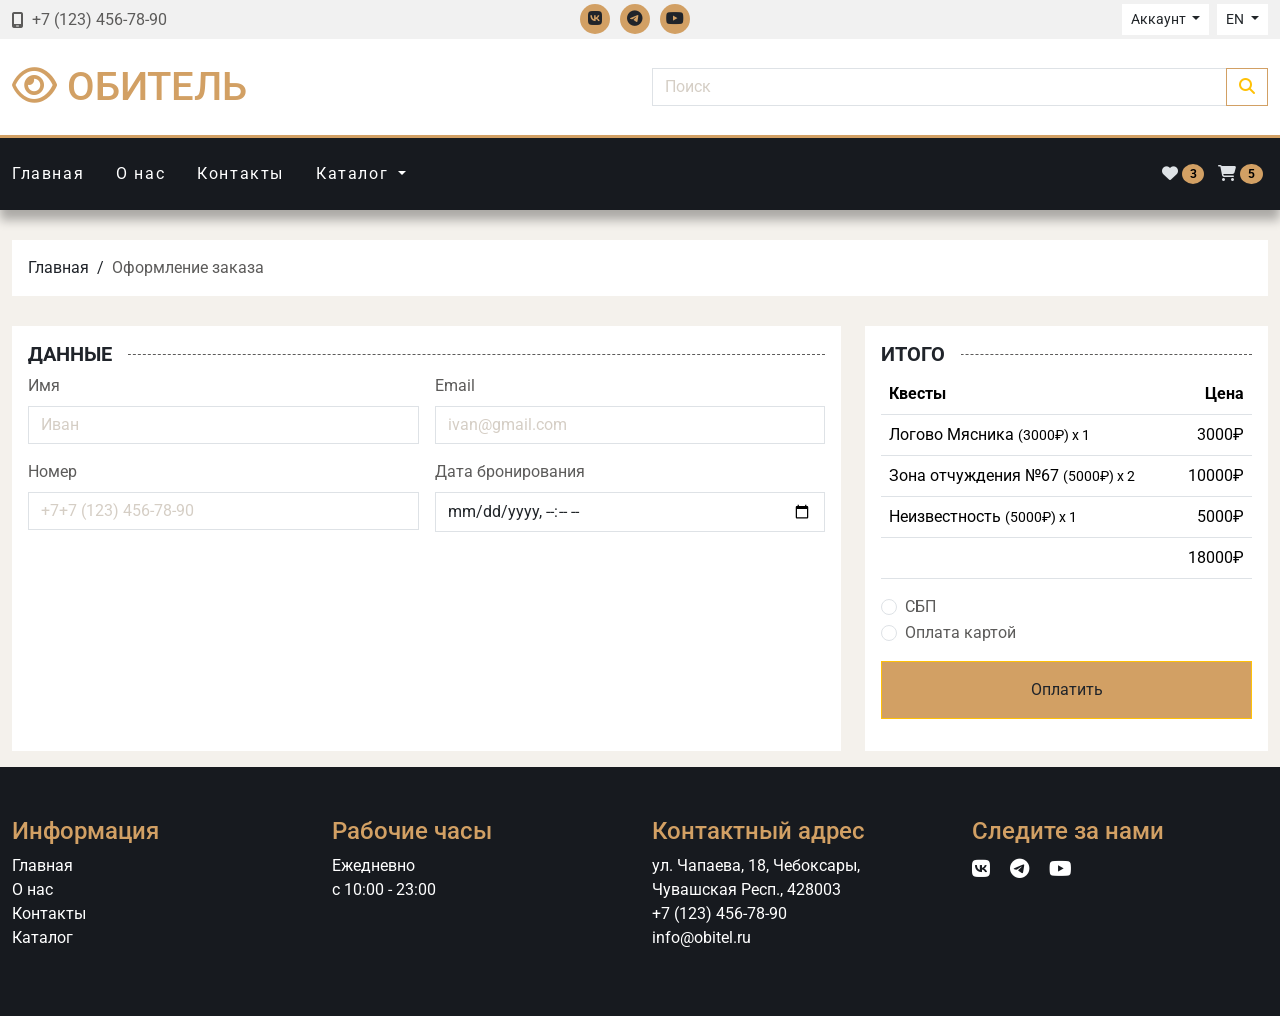
<file: checkout.html>
<!doctype html>
<html lang="en">

<head>
    <meta charset="utf-8">
    <meta name="viewport" content="width=device-width, initial-scale=1">
    <title>Обитель :: Покупка</title>
    <link rel="preconnect" href="https://fonts.googleapis.com">
    <link rel="preconnect" href="https://fonts.gstatic.com" crossorigin>
    <link href="https://fonts.googleapis.com/css2?family=Roboto:wght@400;500;700&display=swap" rel="stylesheet">
    <link rel="stylesheet" href="https://cdn.jsdelivr.net/npm/bootstrap@5.3.0-alpha3/dist/css/bootstrap.min.css">
    <link rel="stylesheet" href="https://cdnjs.cloudflare.com/ajax/libs/font-awesome/6.4.0/css/all.min.css">
    <link rel="stylesheet" href="assets/owlcarousel/dist/assets/owl.carousel.min.css">
    <link rel="stylesheet" href="assets/owlcarousel/dist/assets/owl.theme.default.min.css">
    <link rel="stylesheet" href="assets/css/main.css">
    <link rel="shortcut icon" href="assets/img/favicon.ico" type="image/x-icon">
</head>

<body>

    <div class="wrapper">

        <header class="header">
            <div class="header-top py-1">
                <div class="container-fluid">
                    <div class="row">
                        <div class="col-6 col-sm-4">
                            <div class="header-top-phone d-flex align-items-center h-100">
                                <i class="fa-solid fa-mobile-screen"></i>
                                <a href="tel:++7 (123) 456-78-90" class="ms-2">+7 (123) 456-78-90</a>
                            </div>
                        </div>

                        <div class="col-sm-4 d-none d-sm-block">
                            <ul class="social-icons d-flex justify-content-center">
                                <li>
                                    <a href="#">
                                        <i class="fa-brands fa-vk"></i>
                                    </a>
                                </li>
                                <li>
                                    <a href="#">
                                        <i class="fa-brands fa-telegram"></i>
                                    </a>
                                </li>
                                <li>
                                    <a href="#">
                                        <i class="fa-brands fa-youtube"></i>
                                    </a>
                                </li>
                            </ul>
                        </div>

                        <div class="col-6 col-sm-4">
                            <div class="header-top-account d-flex justify-content-end">
                                <div class="btn-group me-2">
                                    <div class="dropdown">
                                        <button class="btn btn-sm dropdown-toggle" type="button"
                                            data-bs-toggle="dropdown" aria-expanded="false">
                                            Аккаунт
                                        </button>
                                        <ul class="dropdown-menu">
                                            <li>
                                                <a class="dropdown-item" href="login.html">Войти</a>
                                            </li>
                                            <li>
                                                <a class="dropdown-item" href="register.html">Регистрация</a>
                                            </li>
                                        </ul>
                                    </div>
                                </div>

                                <div class="btn-group">
                                    <div class="dropdown">
                                        <button class="btn btn-sm dropdown-toggle" type="button"
                                            data-bs-toggle="dropdown" aria-expanded="false">
                                            EN
                                        </button>
                                        <ul class="dropdown-menu">
                                            <li>
                                                <a class="dropdown-item" href="#">RU</a>
                                            </li>
                                            <li>
                                                <a class="dropdown-item" href="#">DE</a>
                                            </li>
                                        </ul>
                                    </div>
                                </div>
                            </div>
                            <!-- ./header-top-account -->
                        </div>
                    </div>
                </div>
            </div>
            <!-- ./header-top -->

            <div class="header-middle bg-white py-4">
                <div class="container-fluid">
                    <div class="row align-items-center">

                        <div class="col-sm-6">
                            <a href="index.html" class="header-logo h1"><i class="fa-regular fa-eye"></i> Обитель</a>
                        </div>

                        <div class="col-sm-6 mt-2 mt-md-0">
                            <form action="">
                                <div class="input-group">
                                    <input type="text" class="form-control" name="s" placeholder="Поиск"
                                        aria-label="Searching..." aria-describedby="button-search">
                                    <button class="btn btn-outline-warning" type="submit" id="button-search">
                                        <i class="fa-solid fa-magnifying-glass"></i>
                                    </button>
                                </div>
                            </form>
                        </div>

                    </div>
                </div>

            </div>
            <!-- ./header-middle -->
        </header>

        <div class="header-bottom sticky-top" id="header-nav">
            <nav class="navbar navbar-expand-lg bg-dark" data-bs-theme="dark">
                <div class="container-fluid">
                    <button class="navbar-toggler" type="button" data-bs-toggle="offcanvas"
                        data-bs-target="#offcanvasNavbar" aria-controls="offcanvasNavbar" aria-expanded="false"
                        aria-label="Toggle navigation">
                        <span class="navbar-toggler-icon"></span>
                    </button>
                    <div class="offcanvas offcanvas-start" id="offcanvasNavbar" tabindex="-1"
                        aria-labelledby="offcanvasNavbarLabel">
                        <div class="offcanvas-header">
                            <h5 class="offcanvas-title" id="offcanvasNavbarLabel">Каталог</h5>
                            <button type="button" class="btn-close" data-bs-dismiss="offcanvas"
                                aria-label="Close"></button>
                        </div>
                        <div class="offcanvas-body">
                            <ul class="navbar-nav">
                                <li class="nav-item">
                                    <a class="nav-link active" aria-current="page" href="index.html">Главная</a>
                                </li>
                                <li class="nav-item">
                                    <a class="nav-link" href="about.html">О нас</a>
                                </li>
                                <li class="nav-item">
                                    <a class="nav-link" href="#">Контакты</a>
                                </li>
                                <li class="nav-item dropdown">
                                    <a class="nav-link dropdown-toggle" href="#" role="button" data-bs-toggle="dropdown"
                                        aria-expanded="false" data-bs-auto-close="outside">
                                        Каталог
                                    </a>
                                    <ul class="dropdown-menu dropdown-menu-end">
                                        <li>
                                            <a class="dropdown-item" href="category.html">Новинки</a>
                                        </li>
                                        <li>
                                            <a class="dropdown-item" href="category.html">Все квесты</a>
                                        </li>
                                        <li class="nav-item dropend">
                                            <a class="dropdown-item dropdown-toggle" href="#" data-bs-toggle="dropdown"
                                                data-bs-auto-close="outside">Для новичков</a>
                                            <ul class="dropdown-menu dropdown-menu-end">
                                                <li>
                                                    <a class="dropdown-item" href="category.html">Квесты с актёрами</a>
                                                </li>
                                                <li>
                                                    <a class="dropdown-item" href="category.html">Квесты без актёров</a>
                                                </li>
                                            </ul>
                                        </li>
                                    </ul>
                                </li>
                            </ul>
                        </div>
                    </div>

                    <div>
                        <a href="#" class="btn p-1">
                            <i class="fa-solid fa-heart"></i>
                            <span class="badge text-bg-warning cart-badge bg-warning rounded-circle">3</span>
                        </a>

                        <button class="btn p-1" id="cart-open" type="button" data-bs-toggle="offcanvas2"
                            data-bs-target="#offcanvasCart" aria-controls="offcanvasCart">
                            <i class="fa-solid fa-cart-shopping"></i>
                            <span class="badge text-bg-warning cart-badge bg-warning rounded-circle">5</span>
                        </button>
                    </div>

                </div>
            </nav>
        </div>

        <div class="offcanvas offcanvas-end" tabindex="-1" id="offcanvasCart" aria-labelledby="offcanvasCartLabel">
            <div class="offcanvas-header">
                <h5 class="offcanvas-title" id="offcanvasCartLabel">Корзина</h5>
                <button type="button" class="btn-close" data-bs-dismiss="offcanvas" aria-label="Close"></button>
            </div>
            <div class="offcanvas-body">
                <div class="table-responsive">
                    <table class="table offcanvasCart-table">
                        <tbody>
                            <tr>
                                <td class="product-img-td"><a href="#"><img src="assets/img/products/1.jpg" alt=""></a>
                                </td>
                                <td><a href="#">Логово Мясника</a></td>
                                <td>3000₽</td>
                                <td>&times;1</td>
                                <td><button class="btn btn-danger"><i class="fa-regular fa-circle-xmark"></i></button>
                                </td>
                            </tr>
                            <tr>
                                <td class="product-img-td"><a href="#"><img src="assets/img/products/2.jpg" alt=""></a>
                                </td>
                                <td><a href="#">Зона отчуждения №67</a></td>
                                <td>10000₽</td>
                                <td>&times;2</td>
                                <td><button class="btn btn-danger"><i class="fa-regular fa-circle-xmark"></i></button>
                                </td>
                            </tr>
                            <tr>
                                <td class="product-img-td"><a href="#"><img src="assets/img/products/3.jpg" alt=""></a>
                                </td>
                                <td><a href="#">Неизвестность</a></td>
                                <td>5000₽</td>
                                <td>&times;1</td>
                                <td><button class="btn btn-danger"><i class="fa-regular fa-circle-xmark"></i></button>
                                </td>
                            </tr>
                        </tbody>
                        <tfoot>
                            <tr>
                                <td colspan="4" class="text-end">Всего:</td>
                                <td>18000₽</td>
                            </tr>
                        </tfoot>
                    </table>
                </div>

                <div class="text-end mt-3">
                    <a href="cart.html" class="btn btn-outline-warning">Корзина</a>
                    <a href="checkout.html" class="btn btn-outline-secondary">Оплатить</a>
                </div>

                <div class="dropdown mt-3">
                    <button class="btn btn-secondary dropdown-toggle" type="button" data-bs-toggle="dropdown">
                        Меню
                    </button>
                    <ul class="dropdown-menu">
                        <li>
                            <a class="dropdown-item closecart" href="#footer" data-href="footer">Подвал</a>
                        </li>
                        <li>
                            <a class="dropdown-item closecart" href="#about" data-href="about">О нас</a>
                        </li>
                        <li>
                            <a class="dropdown-item closecart" href="#map" data-href="map">Карта</a>
                        </li>
                    </ul>
                </div>
            </div>
        </div>

        <main class="main">

            <div class="container-fluid">
                <div class="row">
                    <div class="col-12">
                        <nav class="breadcrumbs">
                            <ul>
                                <li><a href="index.html">Главная</a></li>
                                <li><span>Оформление заказа</span></li>
                            </ul>
                        </nav>
                    </div>
                </div>
            </div>

            <div class="container-fluid">

                <form action="" class="needs-validation" id="checkoutForm" novalidate>

                    <div class="ajax-loader" id="ajaxLoader">
                        <img src="assets/img/ripple.svg" alt="">
                    </div>

                    <div class="row">

                        <div class="col-lg-8 mb-3">
                            <div class="Checkout p-3 h-100 bg-white">

                                <h1 class="section-title h5"><span>Данные</span></h1>

                                <div class="row g-3">

                                    <div class="col-md-6">
                                        <label for="name" class="form-label">Имя</label>
                                        <input type="text" id="name" name="name" class="form-control" placeholder="Иван"
                                            aria-label="Name" required>
                                    </div>

                                    <div class="col-md-6">
                                        <label for="email" class="form-label">Email</label>
                                        <input type="email" name="email" id="email" class="form-control"
                                            placeholder="ivan@gmail.com" aria-label="Email" required>
                                    </div>

                                    <div class="col-md-6">
                                        <label for="phone" class="form-label">Номер</label>
                                        <input type="tel" name="phone" id="phone" class="form-control"
                                            placeholder="+7+7 (123) 456-78-90" aria-label="Phone" required>
                                    </div>

                                    <div class="col-md-6">
                                        <label for="delivery-date" class="form-label">Дата бронирования</label>
                                        <input type="datetime-local" id="delivery-date" name="delivery_date"
                                            class="form-control w-100"
                                            style="height: 40px; min-height: 40px; display: block;" required>
                                    </div>


                                </div>

                            </div>
                        </div>

                        <div class="col-lg-4 mb-3">

                            <div class="cart-summary p-3 sidebar h-100">
                                <h5 class="section-title"><span>Итого</span></h5>

                                <div class="table-responsive">
                                    <table class="table">
                                        <thead>
                                            <tr>
                                                <th>Квесты</th>
                                                <th class="text-end">Цена</th>
                                            </tr>
                                        </thead>
                                        <tbody>
                                            <tr>
                                                <td>
                                                    Логово Мясника
                                                    <small>(3000₽) x 1</small>
                                                </td>
                                                <td class="text-end">3000₽</td>
                                            </tr>
                                            <tr>
                                                <td>
                                                    Зона отчуждения №67 <small>(5000₽) x 2</small>
                                                </td>
                                                <td class="text-end">10000₽</td>
                                            </tr>
                                            <tr>
                                                <td>
                                                    Неизвестность <small>(5000₽) x 1</small>
                                                </td>
                                                <td class="text-end">5000₽</td>
                                            </tr>
                                        </tbody>
                                        <tfoot>
                                            <tr>
                                                <td colspan="2" class="text-end">18000₽</td>
                                            </tr>
                                        </tfoot>
                                    </table>
                                </div>

                                <div class="form-check">
                                    <input name="payment-method" class="form-check-input" type="radio"
                                        name="payment-method1" id="payment-method1" value="payment-method1" required>
                                    <label class="form-check-label" for="payment-method1">
                                        СБП
                                    </label>
                                </div>

                                <div class="form-check">
                                    <input name="payment-method" class="form-check-input" type="radio"
                                        name="payment-method2" id="payment-method2" value="payment-method2" required>
                                    <label class="form-check-label" for="payment-method2">
                                        Оплата картой
                                    </label>
                                </div>

                                <div class="d-grid mt-3">
                                    <button type="submit" class="btn btn-warning">Оплатить</button>
                                </div>

                            </div>

                        </div>

                    </div>

                </form>

            </div>

        </main>

        <footer class="footer" id="footer">
            <div class="container-fluid">
                <div class="row">
                    <div class="col-md-3 col-6">
                        <h4>Информация</h4>
                        <ul class="list-unstyled">
                            <li><a href="index.html">Главная</a></li>
                            <li><a href="#">О нас</a></li>
                            <li><a href="#">Контакты</a></li>
                            <li><a href="#">Каталог</a></li>
                        </ul>
                    </div>

                    <div class="col-md-3 col-6">
                        <h4>Рабочие часы</h4>
                        <ul class="list-unstyled">
                            <li>Ежедневно</li>
                            <li>с 10:00 - 23:00</li>
                        </ul>
                    </div>

                    <div class="col-md-3 col-6">
                        <h4>Контактный адрес</h4>
                        <ul class="list-unstyled">
                            <li><a href="tel:+7 (123) 456-78-90">ул. Чапаева, 18, Чебоксары, Чувашская Респ., 428003</a>
                            </li>
                            <li><a href="tel:+7 (123) 456-78-90">+7 (123) 456-78-90</a></li>
                            <li><a href="tel:0987654321">info@obitel.ru</a></li>
                        </ul>
                    </div>

                    <div class="col-md-3 col-6">
                        <h4>Следите за нами</h4>
                        <ul class="footer-icons">
                            <li><a href="#"><i class="fa-brands fa-vk"></i></a></li>
                            <li><a href="#"><i class="fa-brands fa-telegram"></i></a></li>
                            <li><a href="#"><i class="fa-brands fa-youtube"></i></a></li>
                        </ul>
                    </div>
                </div>
            </div>
        </footer>
    </div>

    <button id="top">
        <i class="fa-solid fa-angles-up"></i>
    </button>

    <script src="https://cdnjs.cloudflare.com/ajax/libs/jquery/3.6.4/jquery.min.js"></script>
    <script src="https://cdn.jsdelivr.net/npm/bootstrap@5.3.0-alpha3/dist/js/bootstrap.bundle.min.js"></script>
    <script src="assets/owlcarousel/dist/owl.carousel.min.js"></script>
    <script src="assets/js/main.js"></script>
    <script type="module">
        // https://github.com/russ666/all-countries-and-cities-json?tab=readme-ov-file
        /* fetch('/assets/js/countries.json')
            .then((res) => res.json())
            .then((json) => {
                let html = '';
                json['countries'].forEach((el) => {
                    html += `<option value="${el.code}">${el.name}</option>`;
                });
                document.getElementById('country').innerHTML = html;
            }); */

        const countryField = document.getElementById('country');
        const cityField = document.getElementById('city');
        let res = await fetch('assets/js/countries.json');
        const data = await res.json();

        function getCountries() {
            let html = '';
            for (country in data) {
                html += `<option value="${country}">${country}</option>`;
            }
            countryField.innerHTML = html;
        }

        function getCities(country = '') {
            let html = '';
            if (!country) {
                country = Object.keys(data)[0];
            }
            for (city of data[country]) {
                html += `<option value="${city}">${city}</option>`;
            }
            cityField.innerHTML = html;
        }

        function getLoader() {
            document.getElementById('ajaxLoader').classList.toggle('fade');
        }

        getCountries();
        getCities();

        countryField.addEventListener('change', function () {
            getLoader();
            setTimeout(() => {
                getCities(this.value);
                getLoader();
            }, 1000);
        });

    </script>
</body>

</html>
</file>
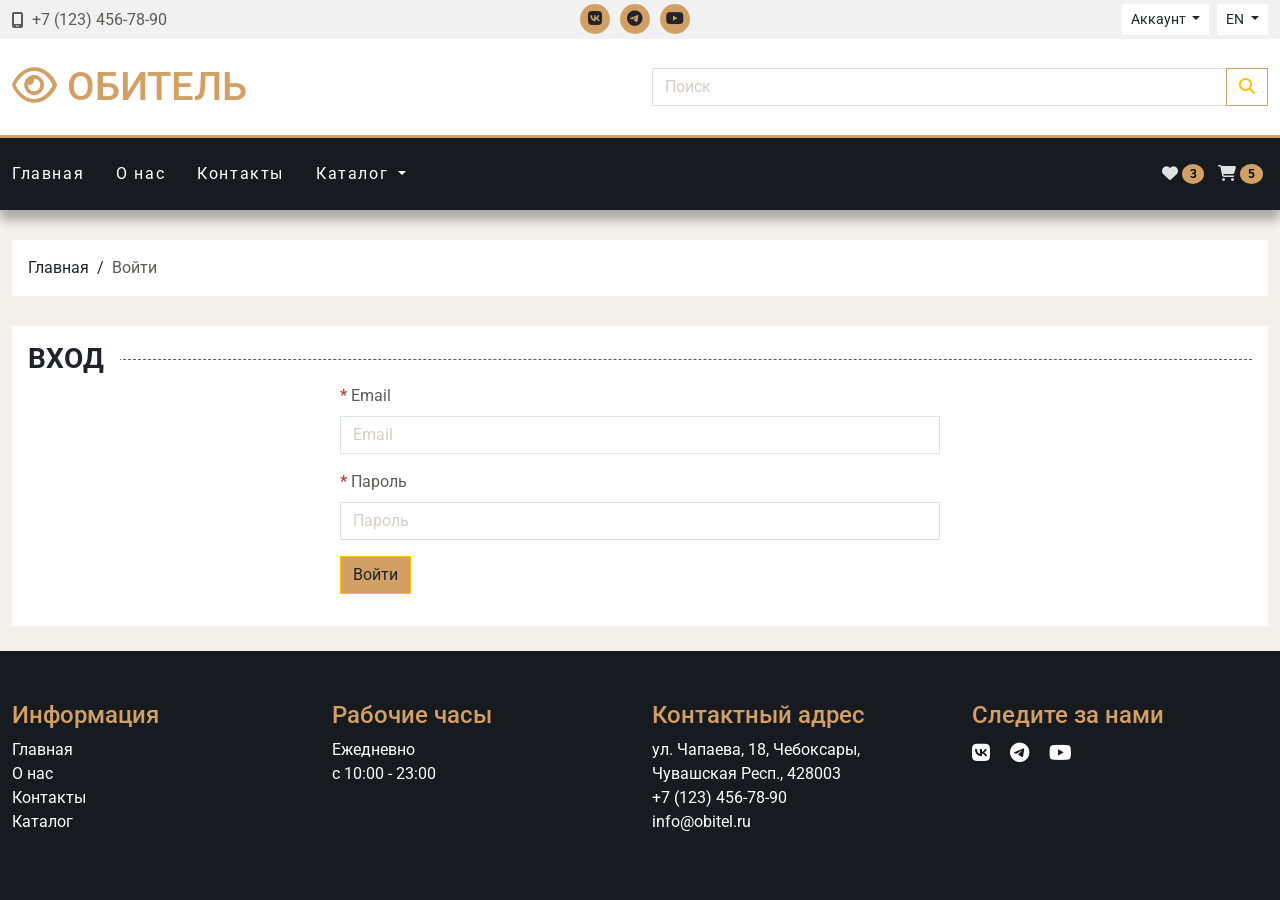
<file: login.html>
<!doctype html>
<html lang="en">

<head>
    <meta charset="utf-8">
    <meta name="viewport" content="width=device-width, initial-scale=1">
    <title>Обитель :: Вход</title>
    <link rel="preconnect" href="https://fonts.googleapis.com">
    <link rel="preconnect" href="https://fonts.gstatic.com" crossorigin>
    <link href="https://fonts.googleapis.com/css2?family=Roboto:wght@400;500;700&display=swap" rel="stylesheet">
    <link rel="stylesheet" href="https://cdn.jsdelivr.net/npm/bootstrap@5.3.0-alpha3/dist/css/bootstrap.min.css">
    <link rel="stylesheet" href="https://cdnjs.cloudflare.com/ajax/libs/font-awesome/6.4.0/css/all.min.css">
    <link rel="stylesheet" href="assets/owlcarousel/dist/assets/owl.carousel.min.css">
    <link rel="stylesheet" href="assets/owlcarousel/dist/assets/owl.theme.default.min.css">
    <link rel="stylesheet" href="assets/css/main.css">
    <link rel="shortcut icon" href="assets/img/favicon.ico" type="image/x-icon">
</head>

<body>

    <div class="wrapper">

        <header class="header">
            <div class="header-top py-1">
                <div class="container-fluid">
                    <div class="row">
                        <div class="col-6 col-sm-4">
                            <div class="header-top-phone d-flex align-items-center h-100">
                                <i class="fa-solid fa-mobile-screen"></i>
                                <a href="tel:++7 (123) 456-78-90" class="ms-2">+7 (123) 456-78-90</a>
                            </div>
                        </div>

                        <div class="col-sm-4 d-none d-sm-block">
                            <ul class="social-icons d-flex justify-content-center">
                                <li>
                                    <a href="#">
                                        <i class="fa-brands fa-vk"></i>
                                    </a>
                                </li>
                                <li>
                                    <a href="#">
                                        <i class="fa-brands fa-telegram"></i>
                                    </a>
                                </li>
                                <li>
                                    <a href="#">
                                        <i class="fa-brands fa-youtube"></i>
                                    </a>
                                </li>
                            </ul>
                        </div>

                        <div class="col-6 col-sm-4">
                            <div class="header-top-account d-flex justify-content-end">
                                <div class="btn-group me-2">
                                    <div class="dropdown">
                                        <button class="btn btn-sm dropdown-toggle" type="button"
                                            data-bs-toggle="dropdown" aria-expanded="false">
                                            Аккаунт
                                        </button>
                                        <ul class="dropdown-menu">
                                            <li>
                                                <a class="dropdown-item" href="login.html">Войти</a>
                                            </li>
                                            <li>
                                                <a class="dropdown-item" href="register.html">Регистрация</a>
                                            </li>
                                        </ul>
                                    </div>
                                </div>

                                <div class="btn-group">
                                    <div class="dropdown">
                                        <button class="btn btn-sm dropdown-toggle" type="button"
                                            data-bs-toggle="dropdown" aria-expanded="false">
                                            EN
                                        </button>
                                        <ul class="dropdown-menu">
                                            <li>
                                                <a class="dropdown-item" href="#">RU</a>
                                            </li>
                                            <li>
                                                <a class="dropdown-item" href="#">DE</a>
                                            </li>
                                        </ul>
                                    </div>
                                </div>
                            </div>
                            <!-- ./header-top-account -->
                        </div>
                    </div>
                </div>
            </div>
            <!-- ./header-top -->

            <div class="header-middle bg-white py-4">
                <div class="container-fluid">
                    <div class="row align-items-center">

                        <div class="col-sm-6">
                            <a href="index.html" class="header-logo h1"><i class="fa-regular fa-eye"></i> Обитель</a>
                        </div>

                        <div class="col-sm-6 mt-2 mt-md-0">
                            <form action="">
                                <div class="input-group">
                                    <input type="text" class="form-control" name="s" placeholder="Поиск"
                                        aria-label="Searching..." aria-describedby="button-search">
                                    <button class="btn btn-outline-warning" type="submit" id="button-search">
                                        <i class="fa-solid fa-magnifying-glass"></i>
                                    </button>
                                </div>
                            </form>
                        </div>

                    </div>
                </div>

            </div>
            <!-- ./header-middle -->
        </header>

        <div class="header-bottom sticky-top" id="header-nav">
            <nav class="navbar navbar-expand-lg bg-dark" data-bs-theme="dark">
                <div class="container-fluid">
                    <button class="navbar-toggler" type="button" data-bs-toggle="offcanvas"
                        data-bs-target="#offcanvasNavbar" aria-controls="offcanvasNavbar" aria-expanded="false"
                        aria-label="Toggle navigation">
                        <span class="navbar-toggler-icon"></span>
                    </button>
                    <div class="offcanvas offcanvas-start" id="offcanvasNavbar" tabindex="-1"
                        aria-labelledby="offcanvasNavbarLabel">
                        <div class="offcanvas-header">
                            <h5 class="offcanvas-title" id="offcanvasNavbarLabel">Каталог</h5>
                            <button type="button" class="btn-close" data-bs-dismiss="offcanvas"
                                aria-label="Close"></button>
                        </div>
                        <div class="offcanvas-body">
                            <ul class="navbar-nav">
                                <li class="nav-item">
                                    <a class="nav-link active" aria-current="page" href="index.html">Главная</a>
                                </li>
                                <li class="nav-item">
                                    <a class="nav-link" href="about.html">О нас</a>
                                </li>
                                <li class="nav-item">
                                    <a class="nav-link" href="#">Контакты</a>
                                </li>
                                <li class="nav-item dropdown">
                                    <a class="nav-link dropdown-toggle" href="#" role="button" data-bs-toggle="dropdown"
                                        aria-expanded="false" data-bs-auto-close="outside">
                                        Каталог
                                    </a>
                                    <ul class="dropdown-menu dropdown-menu-end">
                                        <li>
                                            <a class="dropdown-item" href="category.html">Новинки</a>
                                        </li>
                                        <li>
                                            <a class="dropdown-item" href="category.html">Все квесты</a>
                                        </li>
                                        <li class="nav-item dropend">
                                            <a class="dropdown-item dropdown-toggle" href="#" data-bs-toggle="dropdown"
                                                data-bs-auto-close="outside">Для новичков</a>
                                            <ul class="dropdown-menu dropdown-menu-end">
                                                <li>
                                                    <a class="dropdown-item" href="category.html">Квесты с актёрами</a>
                                                </li>
                                                <li>
                                                    <a class="dropdown-item" href="category.html">Квесты без актёров</a>
                                                </li>
                                            </ul>
                                        </li>
                                    </ul>
                                </li>
                            </ul>
                        </div>
                    </div>

                    <div>
                        <a href="#" class="btn p-1">
                            <i class="fa-solid fa-heart"></i>
                            <span class="badge text-bg-warning cart-badge bg-warning rounded-circle">3</span>
                        </a>

                        <button class="btn p-1" id="cart-open" type="button" data-bs-toggle="offcanvas2"
                            data-bs-target="#offcanvasCart" aria-controls="offcanvasCart">
                            <i class="fa-solid fa-cart-shopping"></i>
                            <span class="badge text-bg-warning cart-badge bg-warning rounded-circle">5</span>
                        </button>
                    </div>

                </div>
            </nav>
        </div>

        <div class="offcanvas offcanvas-end" tabindex="-1" id="offcanvasCart" aria-labelledby="offcanvasCartLabel">
            <div class="offcanvas-header">
                <h5 class="offcanvas-title" id="offcanvasCartLabel">Корзина</h5>
                <button type="button" class="btn-close" data-bs-dismiss="offcanvas" aria-label="Close"></button>
            </div>
            <div class="offcanvas-body">
                <div class="table-responsive">
                    <table class="table offcanvasCart-table">
                        <tbody>
                            <tr>
                                <td class="product-img-td"><a href="#"><img src="assets/img/products/1.jpg" alt=""></a>
                                </td>
                                <td><a href="#">Логово Мясника</a></td>
                                <td>3000₽</td>
                                <td>&times;1</td>
                                <td><button class="btn btn-danger"><i class="fa-regular fa-circle-xmark"></i></button>
                                </td>
                            </tr>
                            <tr>
                                <td class="product-img-td"><a href="#"><img src="assets/img/products/2.jpg" alt=""></a>
                                </td>
                                <td><a href="#">Зона отчуждения №67</a></td>
                                <td>10000₽</td>
                                <td>&times;2</td>
                                <td><button class="btn btn-danger"><i class="fa-regular fa-circle-xmark"></i></button>
                                </td>
                            </tr>
                            <tr>
                                <td class="product-img-td"><a href="#"><img src="assets/img/products/3.jpg" alt=""></a>
                                </td>
                                <td><a href="#">Неизвестность</a></td>
                                <td>5000₽</td>
                                <td>&times;1</td>
                                <td><button class="btn btn-danger"><i class="fa-regular fa-circle-xmark"></i></button>
                                </td>
                            </tr>
                        </tbody>
                        <tfoot>
                            <tr>
                                <td colspan="4" class="text-end">Всего:</td>
                                <td>18000₽</td>
                            </tr>
                        </tfoot>
                    </table>
                </div>

                <div class="text-end mt-3">
                    <a href="cart.html" class="btn btn-outline-warning">Корзина</a>
                    <a href="checkout.html" class="btn btn-outline-secondary">Оплатить</a>
                </div>

                <div class="dropdown mt-3">
                    <button class="btn btn-secondary dropdown-toggle" type="button" data-bs-toggle="dropdown">
                        Меню
                    </button>
                    <ul class="dropdown-menu">
                        <li>
                            <a class="dropdown-item closecart" href="#footer" data-href="footer">Подвал</a>
                        </li>
                        <li>
                            <a class="dropdown-item closecart" href="#about" data-href="about">О нас</a>
                        </li>
                        <li>
                            <a class="dropdown-item closecart" href="#map" data-href="map">Карта</a>
                        </li>
                    </ul>
                </div>
            </div>
        </div>

        <main class="main">

            <div class="container-fluid">
                <div class="row">
                    <div class="col-12">
                        <nav class="breadcrumbs">
                            <ul>
                                <li><a href="index.html">Главная</a></li>
                                <li><span>Войти</span></li>
                            </ul>
                        </nav>
                    </div>
                </div>
            </div>

            <div class="container-fluid mb-3">
                <div class="row">
                    <div class="col-12">

                        <div class="page-register bg-white p-3">
                            <h1 class="section-title h3"><span>Вход</span></h1>

                            <div class="row">
                                <div class="col-md-6 offset-md-3">
                                    <form action="" class="needs-validation" novalidate>

                                        <div class="mb-3">
                                            <label for="email" class="form-label required">Email</label>
                                            <input type="email" class="form-control" id="email" placeholder="Email"
                                                required>
                                            <div class="invalid-feedback">
                                                Введите корректный адрес электронной почты
                                            </div>
                                        </div>

                                        <div class="mb-3">
                                            <label for="password" class="form-label required">Пароль</label>
                                            <input type="password" class="form-control" id="password"
                                                placeholder="Пароль" required>
                                            <div class="invalid-feedback">
                                                Введите пароль
                                            </div>
                                        </div>

                                        <div class="mb-3">
                                            <button type="submit" class="btn btn-warning">Войти</button>
                                        </div>

                                    </form>
                                </div>
                            </div>

                        </div>

                    </div>
                </div>
            </div>

        </main>

        <footer class="footer" id="footer">
            <div class="container-fluid">
                <div class="row">
                    <div class="col-md-3 col-6">
                        <h4>Информация</h4>
                        <ul class="list-unstyled">
                            <li><a href="index.html">Главная</a></li>
                            <li><a href="#">О нас</a></li>
                            <li><a href="#">Контакты</a></li>
                            <li><a href="#">Каталог</a></li>
                        </ul>
                    </div>

                    <div class="col-md-3 col-6">
                        <h4>Рабочие часы</h4>
                        <ul class="list-unstyled">
                            <li>Ежедневно</li>
                            <li>с 10:00 - 23:00</li>
                        </ul>
                    </div>

                    <div class="col-md-3 col-6">
                        <h4>Контактный адрес</h4>
                        <ul class="list-unstyled">
                            <li><a href="tel:+7 (123) 456-78-90">ул. Чапаева, 18, Чебоксары, Чувашская Респ., 428003</a>
                            </li>
                            <li><a href="tel:+7 (123) 456-78-90">+7 (123) 456-78-90</a></li>
                            <li><a href="tel:0987654321">info@obitel.ru</a></li>
                        </ul>
                    </div>

                    <div class="col-md-3 col-6">
                        <h4>Следите за нами</h4>
                        <ul class="footer-icons">
                            <li><a href="#"><i class="fa-brands fa-vk"></i></a></li>
                            <li><a href="#"><i class="fa-brands fa-telegram"></i></a></li>
                            <li><a href="#"><i class="fa-brands fa-youtube"></i></a></li>
                        </ul>
                    </div>
                </div>
            </div>
        </footer>
    </div>

    <button id="top">
        <i class="fa-solid fa-angles-up"></i>
    </button>

    <script src="https://cdnjs.cloudflare.com/ajax/libs/jquery/3.6.4/jquery.min.js"></script>
    <script src="https://cdn.jsdelivr.net/npm/bootstrap@5.3.0-alpha3/dist/js/bootstrap.bundle.min.js"></script>
    <script src="assets/owlcarousel/dist/owl.carousel.min.js"></script>
    <script src="assets/js/main.js"></script>
</body>

</html>
</file>
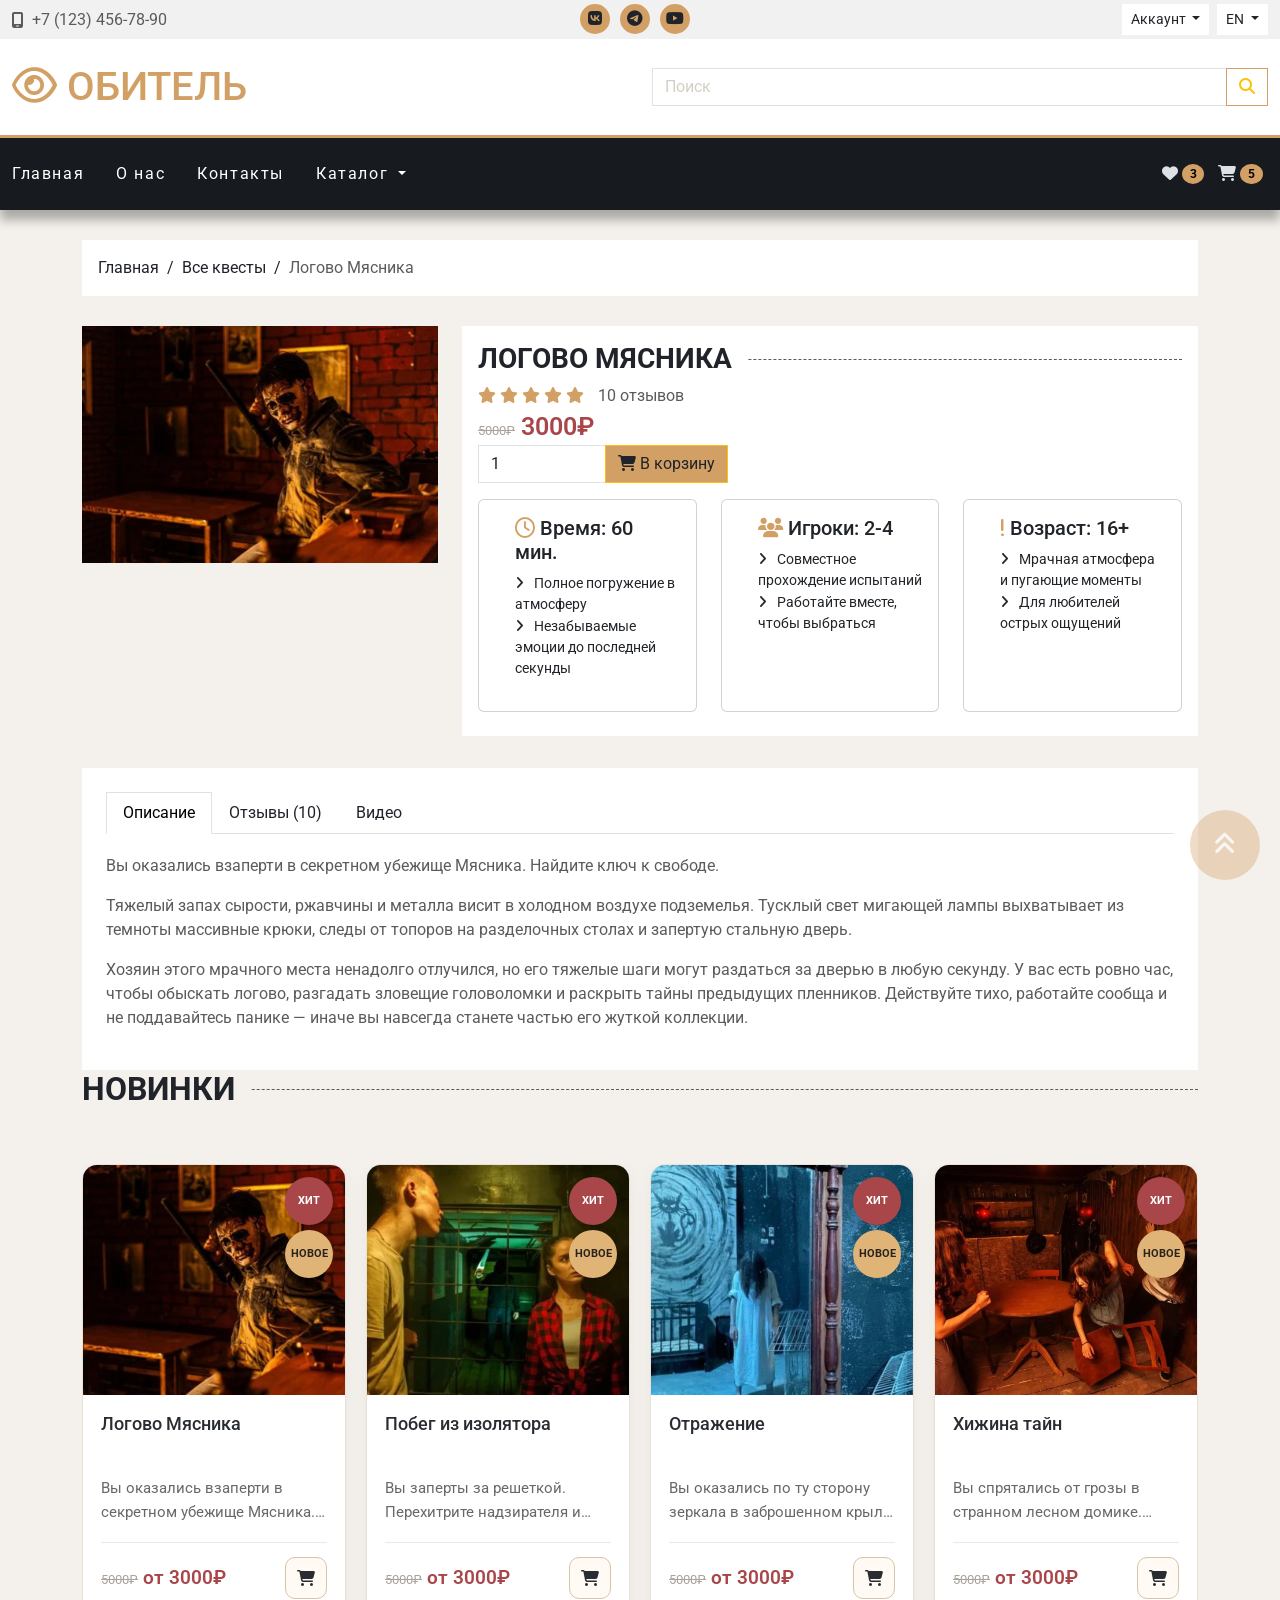
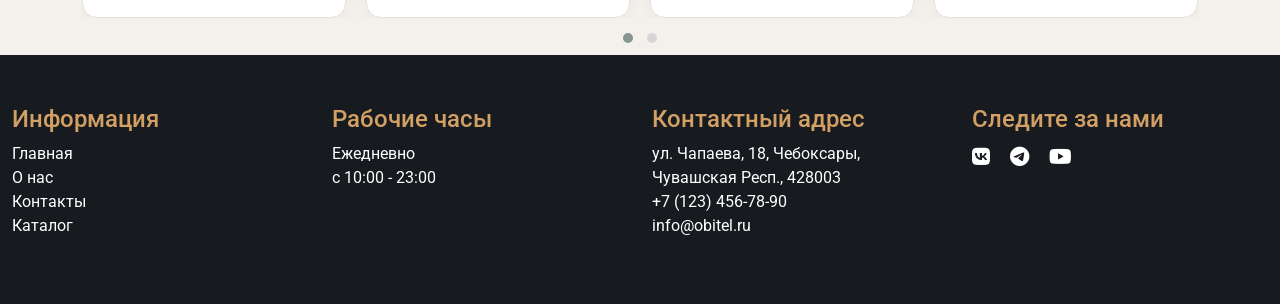
<file: product.html>
<!doctype html>
<html lang="en">

<head>
    <meta charset="utf-8">
    <meta name="viewport" content="width=device-width, initial-scale=1">
    <title>Обитель :: Квест</title>
    <link rel="preconnect" href="https://fonts.googleapis.com">
    <link rel="preconnect" href="https://fonts.gstatic.com" crossorigin>
    <link href="https://fonts.googleapis.com/css2?family=Roboto:wght@400;500;700&display=swap" rel="stylesheet">
    <link rel="stylesheet" href="https://cdn.jsdelivr.net/npm/bootstrap@5.3.0-alpha3/dist/css/bootstrap.min.css">
    <link rel="stylesheet" href="https://cdnjs.cloudflare.com/ajax/libs/font-awesome/6.4.0/css/all.min.css">
    <link rel="stylesheet" href="assets/owlcarousel/dist/assets/owl.carousel.min.css">
    <link rel="stylesheet" href="assets/owlcarousel/dist/assets/owl.theme.default.min.css">
    <link rel="stylesheet" href="assets/css/main.css">
    <link rel="shortcut icon" href="assets/img/favicon.ico" type="image/x-icon">
</head>

<body>

    <div class="wrapper">

        <header class="header">
            <div class="header-top py-1">
                <div class="container-fluid">
                    <div class="row">
                        <div class="col-6 col-sm-4">
                            <div class="header-top-phone d-flex align-items-center h-100">
                                <i class="fa-solid fa-mobile-screen"></i>
                                <a href="tel:++7 (123) 456-78-90" class="ms-2">+7 (123) 456-78-90</a>
                            </div>
                        </div>

                        <div class="col-sm-4 d-none d-sm-block">
                            <ul class="social-icons d-flex justify-content-center">
                                <li>
                                    <a href="#">
                                        <i class="fa-brands fa-vk"></i>
                                    </a>
                                </li>
                                <li>
                                    <a href="#">
                                        <i class="fa-brands fa-telegram"></i>
                                    </a>
                                </li>
                                <li>
                                    <a href="#">
                                        <i class="fa-brands fa-youtube"></i>
                                    </a>
                                </li>
                            </ul>
                        </div>

                        <div class="col-6 col-sm-4">
                            <div class="header-top-account d-flex justify-content-end">
                                <div class="btn-group me-2">
                                    <div class="dropdown">
                                        <button class="btn btn-sm dropdown-toggle" type="button"
                                            data-bs-toggle="dropdown" aria-expanded="false">
                                            Аккаунт
                                        </button>
                                        <ul class="dropdown-menu">
                                            <li>
                                                <a class="dropdown-item" href="login.html">Войти</a>
                                            </li>
                                            <li>
                                                <a class="dropdown-item" href="register.html">Регистрация</a>
                                            </li>
                                        </ul>
                                    </div>
                                </div>

                                <div class="btn-group">
                                    <div class="dropdown">
                                        <button class="btn btn-sm dropdown-toggle" type="button"
                                            data-bs-toggle="dropdown" aria-expanded="false">
                                            EN
                                        </button>
                                        <ul class="dropdown-menu">
                                            <li>
                                                <a class="dropdown-item" href="#">RU</a>
                                            </li>
                                            <li>
                                                <a class="dropdown-item" href="#">DE</a>
                                            </li>
                                        </ul>
                                    </div>
                                </div>
                            </div>
                            <!-- ./header-top-account -->
                        </div>
                    </div>
                </div>
            </div>
            <!-- ./header-top -->

            <div class="header-middle bg-white py-4">
                <div class="container-fluid">
                    <div class="row align-items-center">

                        <div class="col-sm-6">
                            <a href="index.html" class="header-logo h1"><i class="fa-regular fa-eye"></i> Обитель</a>
                        </div>

                        <div class="col-sm-6 mt-2 mt-md-0">
                            <form action="">
                                <div class="input-group">
                                    <input type="text" class="form-control" name="s" placeholder="Поиск"
                                        aria-label="Searching..." aria-describedby="button-search">
                                    <button class="btn btn-outline-warning" type="submit" id="button-search">
                                        <i class="fa-solid fa-magnifying-glass"></i>
                                    </button>
                                </div>
                            </form>
                        </div>

                    </div>
                </div>

            </div>
            <!-- ./header-middle -->
        </header>

        <div class="header-bottom sticky-top" id="header-nav">
            <nav class="navbar navbar-expand-lg bg-dark" data-bs-theme="dark">
                <div class="container-fluid">
                    <button class="navbar-toggler" type="button" data-bs-toggle="offcanvas"
                        data-bs-target="#offcanvasNavbar" aria-controls="offcanvasNavbar" aria-expanded="false"
                        aria-label="Toggle navigation">
                        <span class="navbar-toggler-icon"></span>
                    </button>
                    <div class="offcanvas offcanvas-start" id="offcanvasNavbar" tabindex="-1"
                        aria-labelledby="offcanvasNavbarLabel">
                        <div class="offcanvas-header">
                            <h5 class="offcanvas-title" id="offcanvasNavbarLabel">Catalog</h5>
                            <button type="button" class="btn-close" data-bs-dismiss="offcanvas"
                                aria-label="Close"></button>
                        </div>
                        <div class="offcanvas-body">
                            <ul class="navbar-nav">
                                <li class="nav-item">
                                    <a class="nav-link active" aria-current="page" href="index.html">Главная</a>
                                </li>
                                <li class="nav-item">
                                    <a class="nav-link" href="about.html">О нас</a>
                                </li>
                                <li class="nav-item">
                                    <a class="nav-link" href="#">Контакты</a>
                                </li>
                                <li class="nav-item dropdown">
                                    <a class="nav-link dropdown-toggle" href="#" role="button" data-bs-toggle="dropdown"
                                        aria-expanded="false" data-bs-auto-close="outside">
                                        Каталог
                                    </a>
                                    <ul class="dropdown-menu dropdown-menu-end">
                                        <li>
                                            <a class="dropdown-item" href="category.html">Новинки</a>
                                        </li>
                                        <li>
                                            <a class="dropdown-item" href="category.html">Все квесты</a>
                                        </li>
                                        <li class="nav-item dropend">
                                            <a class="dropdown-item dropdown-toggle" href="#" data-bs-toggle="dropdown"
                                                data-bs-auto-close="outside">Для новичков</a>
                                            <ul class="dropdown-menu dropdown-menu-end">
                                                <li>
                                                    <a class="dropdown-item" href="category.html">Квесты с актёрами</a>
                                                </li>
                                                <li>
                                                    <a class="dropdown-item" href="category.html">Квесты без актёров</a>
                                                </li>
                                            </ul>
                                        </li>
                                    </ul>
                                </li>
                            </ul>
                        </div>
                    </div>

                    <div>
                        <a href="#" class="btn p-1">
                            <i class="fa-solid fa-heart"></i>
                            <span class="badge text-bg-warning cart-badge bg-warning rounded-circle">3</span>
                        </a>

                        <button class="btn p-1" id="cart-open" type="button" data-bs-toggle="offcanvas2"
                            data-bs-target="#offcanvasCart" aria-controls="offcanvasCart">
                            <i class="fa-solid fa-cart-shopping"></i>
                            <span class="badge text-bg-warning cart-badge bg-warning rounded-circle">5</span>
                        </button>
                    </div>

                </div>
            </nav>
        </div>

        <div class="offcanvas offcanvas-end" tabindex="-1" id="offcanvasCart" aria-labelledby="offcanvasCartLabel">
            <div class="offcanvas-header">
                <h5 class="offcanvas-title" id="offcanvasCartLabel">Корзина</h5>
                <button type="button" class="btn-close" data-bs-dismiss="offcanvas" aria-label="Close"></button>
            </div>
            <div class="offcanvas-body">
                <div class="table-responsive">
                    <table class="table offcanvasCart-table">
                        <tbody>
                            <tr>
                                <td class="product-img-td"><a href="#"><img src="assets/img/products/1.jpg" alt=""></a>
                                </td>
                                <td><a href="#">Логово Мясника</a></td>
                                <td>3000₽</td>
                                <td>&times;1</td>
                                <td><button class="btn btn-danger"><i class="fa-regular fa-circle-xmark"></i></button>
                                </td>
                            </tr>
                            <tr>
                                <td class="product-img-td"><a href="#"><img src="assets/img/products/2.jpg" alt=""></a>
                                </td>
                                <td><a href="#">Зона отчуждения №67</a></td>
                                <td>10000₽</td>
                                <td>&times;2</td>
                                <td><button class="btn btn-danger"><i class="fa-regular fa-circle-xmark"></i></button>
                                </td>
                            </tr>
                            <tr>
                                <td class="product-img-td"><a href="#"><img src="assets/img/products/3.jpg" alt=""></a>
                                </td>
                                <td><a href="#">Неизвестность</a></td>
                                <td>5000₽</td>
                                <td>&times;1</td>
                                <td><button class="btn btn-danger"><i class="fa-regular fa-circle-xmark"></i></button>
                                </td>
                            </tr>
                        </tbody>
                        <tfoot>
                            <tr>
                                <td colspan="4" class="text-end">Всего:</td>
                                <td>18000₽</td>
                            </tr>
                        </tfoot>
                    </table>
                </div>

                <div class="text-end mt-3">
                    <a href="cart.html" class="btn btn-outline-warning">Корзина</a>
                    <a href="checkout.html" class="btn btn-outline-secondary">Оплатить</a>
                </div>

                <div class="dropdown mt-3">
                    <button class="btn btn-secondary dropdown-toggle" type="button" data-bs-toggle="dropdown">
                        Меню
                    </button>
                    <ul class="dropdown-menu">
                        <li>
                            <a class="dropdown-item closecart" href="#footer" data-href="footer">Подвал</a>
                        </li>
                        <li>
                            <a class="dropdown-item closecart" href="#about" data-href="about">О нас</a>
                        </li>
                        <li>
                            <a class="dropdown-item closecart" href="#map" data-href="map">Карта</a>
                        </li>
                    </ul>
                </div>
            </div>
        </div>

        <main class="main">

            <div class="container">
                <div class="row">
                    <div class="col-12">
                        <nav class="breadcrumbs">
                            <ul>
                                <li><a href="index.html">Главная</a></li>
                                <li><a href="category.html">Все квесты</a></li>
                                <li><span>Логово Мясника</span></li>
                            </ul>
                        </nav>
                    </div>
                </div>
            </div>

            <div class="container">
                <div class="row">
                    <div class="col-md-5 col-lg-4 mb-3">
                        <div class="bg-white">
                            <div id="carouselExampleFade" class="carousel carousel-dark slide carousel-fade">
                                <div class="carousel-inner">
                                    <div class="carousel-item active">
                                        <img src="assets/img/products/1.jpg" class="d-block w-100" alt="...">
                                    </div>
                                    <div class="carousel-item">
                                        <img src="assets/img/products/2.jpg" class="d-block w-100" alt="...">
                                    </div>
                                    <div class="carousel-item">
                                        <img src="assets/img/products/3.jpg" class="d-block w-100" alt="...">
                                    </div>
                                    <div class="carousel-item">
                                        <img src="assets/img/products/4.jpg" class="d-block w-100" alt="...">
                                    </div>
                                    <div class="carousel-item">
                                        <img src="assets/img/products/5.jpg" class="d-block w-100" alt="...">
                                    </div>
                                    <div class="carousel-item">
                                        <img src="assets/img/products/6.jpg" class="d-block w-100" alt="...">
                                    </div>
                                    <div class="carousel-item">
                                        <img src="assets/img/products/7.jpg" class="d-block w-100" alt="...">
                                    </div>
                                    <div class="carousel-item">
                                        <img src="assets/img/products/8.jpg" class="d-block w-100" alt="...">
                                    </div>
                                </div>
                                <button class="carousel-control-prev" type="button"
                                    data-bs-target="#carouselExampleFade" data-bs-slide="prev">
                                    <span class="carousel-control-prev-icon" aria-hidden="true"></span>
                                    <span class="visually-hidden">Предыдущий</span>
                                </button>
                                <button class="carousel-control-next" type="button"
                                    data-bs-target="#carouselExampleFade" data-bs-slide="next">
                                    <span class="carousel-control-next-icon" aria-hidden="true"></span>
                                    <span class="visually-hidden">Следующий</span>
                                </button>
                            </div>
                        </div>
                    </div>

                    <div class="col-md-7 col-lg-8 mb-3">
                        <div class="bg-white product-content p-3 h-100">
                            <h1 class="section-title h3"><span>Логово Мясника</span></h1>

                            <div class="product-rating">
                                <i class="fa-solid fa-star active"></i>
                                <i class="fa-solid fa-star active"></i>
                                <i class="fa-solid fa-star active"></i>
                                <i class="fa-solid fa-star active"></i>
                                <i class="fa-solid fa-star active"></i>
                                <span class="count-reviews">10 отзывов</span>
                            </div>

                            <div class="product-price">
                                <small>5000₽</small>
                                3000₽
                            </div>

                            <div class="product-add2cart">
                                <div class="input-group">
                                    <input type="number" class="form-control" value="1" min="1">
                                    <button class="btn btn-warning"><i class="fas fa-shopping-cart"></i> В
                                        корзину</button>
                                </div>
                            </div>

                            <div class="row mt-3">
                                <div class="col-lg-4 mb-2">
                                    <div class="card h-100">
                                        <div class="card-body">
                                            <h5 class="card-title"><i class="fa-regular fa-clock"></i> Время: 60 мин.
                                            </h5>
                                            <ul class="list-unstyled">
                                                <li>Полное погружение в атмосферу</li>
                                                <li>Незабываемые эмоции до последней секунды</li>
                                            </ul>
                                        </div>
                                    </div>
                                </div>

                                <div class="col-lg-4 mb-2">
                                    <div class="card h-100">
                                        <div class="card-body">
                                            <h5 class="card-title"><i class="fa-solid fa-users"></i> Игроки: 2-4</h5>
                                            <ul class="list-unstyled">
                                                <li>Совместное прохождение испытаний</li>
                                                <li>Работайте вместе, чтобы выбраться</li>
                                            </ul>
                                        </div>
                                    </div>
                                </div>

                                <div class="col-lg-4 mb-2">
                                    <div class="card h-100">
                                        <div class="card-body">
                                            <h5 class="card-title"><i class="fa-solid fa-exclamation"></i> Возраст: 16+
                                            </h5>
                                            <ul class="list-unstyled">
                                                <li>Мрачная атмосфера и пугающие моменты</li>
                                                <li>Для любителей острых ощущений</li>
                                            </ul>
                                        </div>
                                    </div>
                                </div>
                            </div>

                        </div>
                    </div>
                </div>

                <div class="row mt-3">
                    <div class="col-12">
                        <div class="product-content-details bg-white p-4">
                            <ul class="nav nav-tabs" id="myTab" role="tablist">
                                <li class="nav-item" role="presentation">
                                    <button class="nav-link active" id="description-tab" data-bs-toggle="tab"
                                        data-bs-target="#description-tab-pane" type="button" role="tab"
                                        aria-controls="description-tab-pane" aria-selected="true">Описание</button>
                                </li>
                                <li class="nav-item" role="presentation">
                                    <button class="nav-link" id="reviews-tab" data-bs-toggle="tab"
                                        data-bs-target="#reviews-tab-pane" type="button" role="tab"
                                        aria-controls="reviews-tab-pane" aria-selected="false">Отзывы (10)</button>
                                </li>
                                <li class="nav-item" role="presentation">
                                    <button class="nav-link" id="video-tab" data-bs-toggle="tab"
                                        data-bs-target="#video-tab-pane" type="button" role="tab"
                                        aria-controls="video-tab-pane" aria-selected="false">Видео</button>
                                </li>
                            </ul>
                            <div class="tab-content" id="myTabContent">
                                <div class="tab-pane fade show active" id="description-tab-pane" role="tabpanel"
                                    aria-labelledby="description-tab" tabindex="0">
                                    <p>Вы оказались взаперти в секретном убежище Мясника. Найдите ключ к свободе. </p>
                                    <p>Тяжелый запах сырости, ржавчины и металла висит в холодном воздухе подземелья.
                                        Тусклый свет мигающей лампы выхватывает
                                        из темноты массивные крюки, следы от топоров на разделочных столах и запертую
                                        стальную дверь.</p>
                                    <p>Хозяин этого мрачного места ненадолго отлучился, но его тяжелые шаги могут
                                        раздаться за дверью в любую секунду. У вас
                                        есть ровно час, чтобы обыскать логово, разгадать зловещие головоломки и раскрыть
                                        тайны предыдущих пленников. Действуйте
                                        тихо, работайте сообща и не поддавайтесь панике — иначе вы навсегда станете
                                        частью его жуткой коллекции.
                                    </p>
                                </div>
                                <div class="tab-pane fade" id="features-tab-pane" role="tabpanel"
                                    aria-labelledby="features-tab" tabindex="0">
                                    <table class="table">
                                        <tbody>
                                            <tr>
                                                <th scope="row">Colors</th>
                                                <td>white, black, pink</td>
                                            </tr>
                                            <tr>
                                                <th scope="row">Sizes</th>
                                                <td>S, M, L</td>
                                            </tr>
                                        </tbody>
                                    </table>
                                </div>

                                <div class="tab-pane fade" id="reviews-tab-pane" role="tabpanel"
                                    aria-labelledby="reviews-tab" tabindex="0">

                                    <button type="button" class="btn btn-warning mb-3" data-bs-toggle="modal"
                                        data-bs-target="#reviewModal">
                                        Оставить отзыв
                                    </button>

                                    <div class="modal fade" id="reviewModal" tabindex="-1"
                                        aria-labelledby="reviewModalLabel" aria-hidden="true">
                                        <div class="modal-dialog modal-dialog-centered modal-lg">
                                            <div class="modal-content">
                                                <div class="modal-header">
                                                    <h1 class="modal-title fs-5" id="reviewModalLabel">Оставить отзыв
                                                    </h1>
                                                    <button type="button" class="btn-close" data-bs-dismiss="modal"
                                                        aria-label="Close"></button>
                                                </div>

                                                <form action="">
                                                    <div class="modal-body">
                                                        <div class="mb-3">
                                                            <label for="exampleFormControlInput1"
                                                                class="form-label">Email</label>
                                                            <input type="email" class="form-control"
                                                                id="exampleFormControlInput1"
                                                                placeholder="name@gmail.com">
                                                        </div>
                                                        <div class="mb-3">
                                                            <label for="exampleFormControlTextarea1"
                                                                class="form-label">Текст</label>
                                                            <textarea class="form-control"
                                                                id="exampleFormControlTextarea1" rows="3"></textarea>
                                                        </div>

                                                        <div class="mb-3">
                                                            <p>Оценка:</p>
                                                            <div class="form-check form-check-inline">
                                                                <input class="form-check-input" type="radio" name="rate"
                                                                    id="rate1" value="1" required>
                                                                <label class="form-check-label" for="rate1">1</label>
                                                            </div>
                                                            <div class="form-check form-check-inline">
                                                                <input class="form-check-input" type="radio" name="rate"
                                                                    id="rate2" value="2" required>
                                                                <label class="form-check-label" for="rate2">2</label>
                                                            </div>
                                                            <div class="form-check form-check-inline">
                                                                <input class="form-check-input" type="radio" name="rate"
                                                                    id="rate3" value="3" required>
                                                                <label class="form-check-label" for="rate3">3</label>
                                                            </div>
                                                            <div class="form-check form-check-inline">
                                                                <input class="form-check-input" type="radio" name="rate"
                                                                    id="rate4" value="4" required>
                                                                <label class="form-check-label" for="rate4">4</label>
                                                            </div>
                                                            <div class="form-check form-check-inline">
                                                                <input class="form-check-input" type="radio" name="rate"
                                                                    id="rate5" value="5" required>
                                                                <label class="form-check-label" for="rate5">5</label>
                                                            </div>
                                                        </div>

                                                    </div>
                                                    <div class="modal-footer">
                                                        <button type="submit" class="btn btn-warning">Отправить</button>
                                                    </div>
                                                </form>

                                            </div>
                                        </div>
                                    </div>

                                    <div class="card product-review mb-3">
                                        <div class="card-body">
                                            <div class="product-review-header">
                                                <h5 class="card-title">Алексей Смирнов</h5>
                                                <span class="review-date">27.02.2026</span>
                                            </div>

                                            <div class="product-rating mb-3">
                                                <i class="fa-solid fa-star active"></i>
                                                <i class="fa-solid fa-star active"></i>
                                                <i class="fa-solid fa-star active"></i>
                                                <i class="fa-solid fa-star active"></i>
                                                <i class="fa-solid fa-star active"></i>
                                            </div>

                                            <div class="card-text">
                                                <p>Невероятно атмосферный и напряженный квест! Декорации продуманы до
                                                    мелочей — от ржавых инструментов до звукового
                                                    сопровождения, от которого по спине бегут мурашки. Загадки логичные,
                                                    но в условиях постоянной паники и нехватки времени
                                                    решать их было непросто. Выбрались на 57-й минуте, всем советуем!
                                                </p>
                                            </div>
                                        </div>
                                    </div>

                                    <div class="card product-review mb-3">
                                        <div class="card-body">
                                            <div class="product-review-header">
                                                <h5 class="card-title">Екатерина Волкова</h5>
                                                <span class="review-date">31.11.2026</span>
                                            </div>

                                            <div class="product-rating mb-3">
                                                <i class="fa-solid fa-star active"></i>
                                                <i class="fa-solid fa-star active"></i>
                                                <i class="fa-solid fa-star active"></i>
                                                <i class="fa-solid fa-star active"></i>
                                                <i class="fa-solid fa-star active"></i>
                                            </div>

                                            <div class="card-text">
                                                <p>Ходили компанией из четырех человек, у всех разный опыт в квестах, но
                                                    в полном восторге остались абсолютно все! Здесь
                                                    найден идеальный баланс между настоящим хоррором и качественными
                                                    головоломками: страшно ровно настолько, чтобы постоянно
                                                    оглядываться и вздрагивать от каждого шороха, но при этом паника не
                                                    отбивает желание думать и искать выход.</p>
                                                <p>Отдельное
                                                    огромное спасибо актеру и оператору — они чувствовали наш темп,
                                                    вовремя давали ненавязчивые подсказки и мастерски
                                                    нагнетали обстановку именно в те моменты, когда мы расслаблялись.
                                                    Очень понравилась командная работа, без нее выбраться
                                                    из логова точно не получилось бы. Обязательно придем на другие
                                                    проекты этих организаторов!</p>
                                            </div>
                                        </div>
                                    </div>

                                    <div class="card product-review mb-3">
                                        <div class="card-body">
                                            <div class="product-review-header">
                                                <h5 class="card-title">Дмитрий Соколов</h5>
                                                <span class="review-date">23.05.2026</span>
                                            </div>

                                            <div class="product-rating mb-3">
                                                <i class="fa-solid fa-star active"></i>
                                                <i class="fa-solid fa-star active"></i>
                                                <i class="fa-solid fa-star active"></i>
                                                <i class="fa-solid fa-star active"></i>
                                                <i class="fa-solid fa-star"></i>
                                            </div>

                                            <div class="card-text">
                                                <p>Хороший, качественный и добротно сделанный квест с отличным антуражем
                                                    и жуткой предысторией. Локации выглядят
                                                    максимально реалистично, сразу веришь, что попал в тайное логово
                                                    маньяка. </p>
                                                <p>Сняли одну звезду только за то, что в первой
                                                    комнате было, на наш взгляд, слишком темно, из-за чего мы потратили
                                                    много драгоценного времени на поиск мелких деталей и
                                                    цифр, буквально вглядываясь в каждый угол.</p>
                                                <p>В остальном все на достойном уровне: механизмы срабатывают четко без
                                                    заминок,
                                                    динамика игры отличная, а напряженный финал заставил понервничать
                                                    даже самых спокойных участников нашей команды. Твердая
                                                    четверка, любителям пощекотать нервы точно зайдет.</p>
                                            </div>
                                        </div>
                                    </div>

                                </div>


                                <div class="tab-pane fade" id="video-tab-pane" role="tabpanel"
                                    aria-labelledby="video-tab" tabindex="0">
                                    <div class="ratio ratio-16x9">
                                        <video src="assets/7916476697304.mp4" controls></video>

                                        <!--<iframe width="560" height="315" src="https://vkvideo.ru/video-227673890_456239634" title="YouTube video player" frameborder="0" allow="accelerometer; autoplay; clipboard-write; encrypted-media; gyroscope; picture-in-picture; web-share" allowfullscreen></iframe>-->
                                    </div>
                                </div>
                            </div>
                        </div>
                    </div>
                </div>
            </div>

            <section class="new-products">
                <div class="container">
                    <div class="row mb-5">
                        <div class="col-12">
                            <h2 class="section-title">
                                <span>Новинки</span>
                            </h2>
                        </div>
                    </div>

                    <div class="owl-carousel owl-theme owl-carousel-full">
                        <div class="product-card">
                            <div class="product-card-offer">
                                <div class="offer-hit">ХИТ</div>
                                <div class="offer-new">НОВОЕ</div>
                            </div>
                            <div class="product-thumb">
                                <a href="product.html"><img src="assets/img/products/1.jpg" alt=""></a>
                            </div>
                            <div class="product-details">
                                <h4>
                                    <a href="product.html">Логово Мясника</a>
                                </h4>
                                <p class="product-excerpt">Вы оказались взаперти в секретном убежище Мясника. Найдите
                                    ключ к свободе.
                                </p>
                                <div class="product-bottom-details d-flex justify-content-between">
                                    <div class="product-price">
                                        <small>5000₽</small>
                                        от 3000₽
                                    </div>
                                    <div class="product-links">
                                        <a href="#" class="btn btn-outline-secondary add-to-cart"><i
                                                class="fas fa-shopping-cart"></i></a>
                                    </div>
                                </div>
                            </div>
                        </div>
                        <div class="product-card">
                            <div class="product-card-offer">
                                <div class="offer-hit">ХИТ</div>
                                <div class="offer-new">НОВОЕ</div>
                            </div>
                            <div class="product-thumb">
                                <a href="product.html"><img src="assets/img/products/5.jpg" alt=""></a>
                            </div>
                            <div class="product-details">
                                <h4>
                                    <a href="product.html">Побег из изолятора</a>
                                </h4>
                                <p class="product-excerpt">Вы заперты за решеткой. Перехитрите надзирателя и сбегите.
                                </p>
                                <div class="product-bottom-details d-flex justify-content-between">
                                    <div class="product-price">
                                        <small>5000₽</small>
                                        от 3000₽
                                    </div>
                                    <div class="product-links">
                                        <a href="#" class="btn btn-outline-secondary add-to-cart"><i
                                                class="fas fa-shopping-cart"></i></a>
                                    </div>
                                </div>
                            </div>
                        </div>

                        <div class="product-card">
                            <div class="product-card-offer">
                                <div class="offer-hit">ХИТ</div>
                                <div class="offer-new">НОВОЕ</div>
                            </div>
                            <div class="product-thumb">
                                <a href="product.html"><img src="assets/img/products/6.jpg" alt=""></a>
                            </div>
                            <div class="product-details">
                                <h4>
                                    <a href="product.html">Отражение</a>
                                </h4>
                                <p class="product-excerpt">Вы оказались по ту сторону зеркала в заброшенном крыле отеля.
                                    Разрушьте
                                    проклятие.
                                </p>
                                <div class="product-bottom-details d-flex justify-content-between">
                                    <div class="product-price">
                                        <small>5000₽</small>
                                        от 3000₽
                                    </div>
                                    <div class="product-links">
                                        <a href="#" class="btn btn-outline-secondary add-to-cart"><i
                                                class="fas fa-shopping-cart"></i></a>
                                    </div>
                                </div>
                            </div>
                        </div>

                        <div class="product-card">
                            <div class="product-card-offer">
                                <div class="offer-hit">ХИТ</div>
                                <div class="offer-new">НОВОЕ</div>
                            </div>
                            <div class="product-thumb">
                                <a href="product.html"><img src="assets/img/products/7.jpg" alt=""></a>
                            </div>
                            <div class="product-details">
                                <h4>
                                    <a href="product.html">Хижина тайн</a>
                                </h4>
                                <p class="product-excerpt">Вы спрятались от грозы в странном лесном домике. Разгадайте
                                    секреты его прежнего
                                    владельца.
                                </p>
                                <div class="product-bottom-details d-flex justify-content-between">
                                    <div class="product-price">
                                        <small>5000₽</small>
                                        от 3000₽
                                    </div>
                                    <div class="product-links">
                                        <a href="#" class="btn btn-outline-secondary add-to-cart"><i
                                                class="fas fa-shopping-cart"></i></a>
                                    </div>
                                </div>
                            </div>
                        </div>

                        <div class="product-card">
                            <div class="product-card-offer">
                                <div class="offer-hit">ХИТ</div>
                                <div class="offer-new">НОВОЕ</div>
                            </div>
                            <div class="product-thumb">
                                <a href="product.html"><img src="assets/img/products/8.jpg" alt=""></a>
                            </div>
                            <div class="product-details">
                                <h4>
                                    <a href="product.html">Квартира 404</a>
                                </h4>
                                <p class="product-excerpt">Вы приходите смотреть дешевое жилье, дверь блокируется, а
                                    внутри оживают зловещие
                                    тайны.
                                </p>
                                <div class="product-bottom-details d-flex justify-content-between">
                                    <div class="product-price">
                                        <small>5000₽</small>
                                        от 3000₽
                                    </div>
                                    <div class="product-links">
                                        <a href="#" class="btn btn-outline-secondary add-to-cart"><i
                                                class="fas fa-shopping-cart"></i></a>
                                    </div>
                                </div>
                            </div>
                        </div>
                    </div>

                </div>
            </section>

        </main>

        <footer class="footer" id="footer">
            <div class="container-fluid">
                <div class="row">
                    <div class="col-md-3 col-6">
                        <h4>Информация</h4>
                        <ul class="list-unstyled">
                            <li><a href="index.html">Главная</a></li>
                            <li><a href="#">О нас</a></li>
                            <li><a href="#">Контакты</a></li>
                            <li><a href="#">Каталог</a></li>
                        </ul>
                    </div>

                    <div class="col-md-3 col-6">
                        <h4>Рабочие часы</h4>
                        <ul class="list-unstyled">
                            <li>Ежедневно</li>
                            <li>с 10:00 - 23:00</li>
                        </ul>
                    </div>

                    <div class="col-md-3 col-6">
                        <h4>Контактный адрес</h4>
                        <ul class="list-unstyled">
                            <li><a href="tel:+7 (123) 456-78-90">ул. Чапаева, 18, Чебоксары, Чувашская Респ., 428003</a>
                            </li>
                            <li><a href="tel:+7 (123) 456-78-90">+7 (123) 456-78-90</a></li>
                            <li><a href="tel:0987654321">info@obitel.ru</a></li>
                        </ul>
                    </div>

                    <div class="col-md-3 col-6">
                        <h4>Следите за нами</h4>
                        <ul class="footer-icons">
                            <li><a href="#"><i class="fa-brands fa-vk"></i></a></li>
                            <li><a href="#"><i class="fa-brands fa-telegram"></i></a></li>
                            <li><a href="#"><i class="fa-brands fa-youtube"></i></a></li>
                        </ul>
                    </div>
                </div>
            </div>
        </footer>
    </div>

    <button id="top">
        <i class="fa-solid fa-angles-up"></i>
    </button>

    <script src="https://cdnjs.cloudflare.com/ajax/libs/jquery/3.6.4/jquery.min.js"></script>
    <script src="https://cdn.jsdelivr.net/npm/bootstrap@5.3.0-alpha3/dist/js/bootstrap.bundle.min.js"></script>
    <script src="assets/owlcarousel/dist/owl.carousel.min.js"></script>
    <script src="assets/js/main.js"></script>
</body>

</html>
</file>
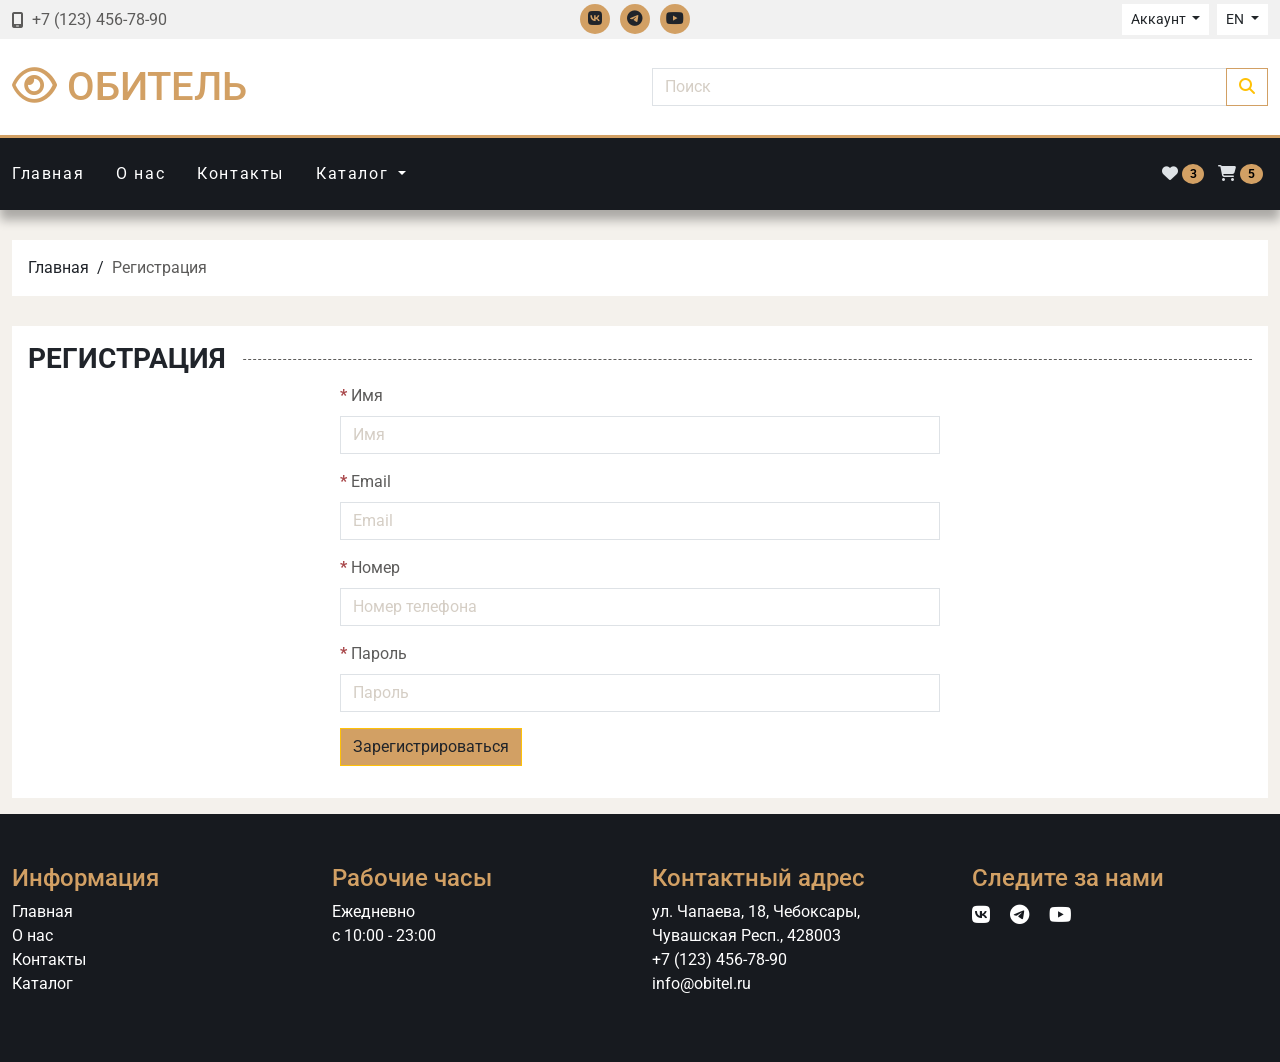
<file: register.html>
<!doctype html>
<html lang="en">

<head>
    <meta charset="utf-8">
    <meta name="viewport" content="width=device-width, initial-scale=1">
    <title>Обитель :: Регистрация</title>
    <link rel="preconnect" href="https://fonts.googleapis.com">
    <link rel="preconnect" href="https://fonts.gstatic.com" crossorigin>
    <link href="https://fonts.googleapis.com/css2?family=Roboto:wght@400;500;700&display=swap" rel="stylesheet">
    <link rel="stylesheet" href="https://cdn.jsdelivr.net/npm/bootstrap@5.3.0-alpha3/dist/css/bootstrap.min.css">
    <link rel="stylesheet" href="https://cdnjs.cloudflare.com/ajax/libs/font-awesome/6.4.0/css/all.min.css">
    <link rel="stylesheet" href="assets/owlcarousel/dist/assets/owl.carousel.min.css">
    <link rel="stylesheet" href="assets/owlcarousel/dist/assets/owl.theme.default.min.css">
    <link rel="stylesheet" href="assets/css/main.css">
    <link rel="shortcut icon" href="assets/img/favicon.ico" type="image/x-icon">
</head>

<body>

    <div class="wrapper">

        <header class="header">
            <div class="header-top py-1">
                <div class="container-fluid">
                    <div class="row">
                        <div class="col-6 col-sm-4">
                            <div class="header-top-phone d-flex align-items-center h-100">
                                <i class="fa-solid fa-mobile-screen"></i>
                                <a href="tel:++7 (123) 456-78-90" class="ms-2">+7 (123) 456-78-90</a>
                            </div>
                        </div>

                        <div class="col-sm-4 d-none d-sm-block">
                            <ul class="social-icons d-flex justify-content-center">
                                <li>
                                    <a href="#">
                                        <i class="fa-brands fa-vk"></i>
                                    </a>
                                </li>
                                <li>
                                    <a href="#">
                                        <i class="fa-brands fa-telegram"></i>
                                    </a>
                                </li>
                                <li>
                                    <a href="#">
                                        <i class="fa-brands fa-youtube"></i>
                                    </a>
                                </li>
                            </ul>
                        </div>

                        <div class="col-6 col-sm-4">
                            <div class="header-top-account d-flex justify-content-end">
                                <div class="btn-group me-2">
                                    <div class="dropdown">
                                        <button class="btn btn-sm dropdown-toggle" type="button"
                                            data-bs-toggle="dropdown" aria-expanded="false">
                                            Аккаунт
                                        </button>
                                        <ul class="dropdown-menu">
                                            <li>
                                                <a class="dropdown-item" href="login.html">Войти</a>
                                            </li>
                                            <li>
                                                <a class="dropdown-item" href="register.html">Регистрация</a>
                                            </li>
                                        </ul>
                                    </div>
                                </div>

                                <div class="btn-group">
                                    <div class="dropdown">
                                        <button class="btn btn-sm dropdown-toggle" type="button"
                                            data-bs-toggle="dropdown" aria-expanded="false">
                                            EN
                                        </button>
                                        <ul class="dropdown-menu">
                                            <li>
                                                <a class="dropdown-item" href="#">RU</a>
                                            </li>
                                            <li>
                                                <a class="dropdown-item" href="#">DE</a>
                                            </li>
                                        </ul>
                                    </div>
                                </div>
                            </div>
                            <!-- ./header-top-account -->
                        </div>
                    </div>
                </div>
            </div>
            <!-- ./header-top -->

            <div class="header-middle bg-white py-4">
                <div class="container-fluid">
                    <div class="row align-items-center">

                        <div class="col-sm-6">
                            <a href="index.html" class="header-logo h1"><i class="fa-regular fa-eye"></i> Обитель</a>
                        </div>

                        <div class="col-sm-6 mt-2 mt-md-0">
                            <form action="">
                                <div class="input-group">
                                    <input type="text" class="form-control" name="s" placeholder="Поиск"
                                        aria-label="Searching..." aria-describedby="button-search">
                                    <button class="btn btn-outline-warning" type="submit" id="button-search">
                                        <i class="fa-solid fa-magnifying-glass"></i>
                                    </button>
                                </div>
                            </form>
                        </div>

                    </div>
                </div>

            </div>
            <!-- ./header-middle -->
        </header>

        <div class="header-bottom sticky-top" id="header-nav">
            <nav class="navbar navbar-expand-lg bg-dark" data-bs-theme="dark">
                <div class="container-fluid">
                    <button class="navbar-toggler" type="button" data-bs-toggle="offcanvas"
                        data-bs-target="#offcanvasNavbar" aria-controls="offcanvasNavbar" aria-expanded="false"
                        aria-label="Toggle navigation">
                        <span class="navbar-toggler-icon"></span>
                    </button>
                    <div class="offcanvas offcanvas-start" id="offcanvasNavbar" tabindex="-1"
                        aria-labelledby="offcanvasNavbarLabel">
                        <div class="offcanvas-header">
                            <h5 class="offcanvas-title" id="offcanvasNavbarLabel">Catalog</h5>
                            <button type="button" class="btn-close" data-bs-dismiss="offcanvas"
                                aria-label="Close"></button>
                        </div>
                        <div class="offcanvas-body">
                            <ul class="navbar-nav">
                                <li class="nav-item">
                                    <a class="nav-link active" aria-current="page" href="index.html">Главная</a>
                                </li>
                                <li class="nav-item">
                                    <a class="nav-link" href="about.html">О нас</a>
                                </li>
                                <li class="nav-item">
                                    <a class="nav-link" href="#">Контакты</a>
                                </li>
                                <li class="nav-item dropdown">
                                    <a class="nav-link dropdown-toggle" href="#" role="button" data-bs-toggle="dropdown"
                                        aria-expanded="false" data-bs-auto-close="outside">
                                        Каталог
                                    </a>
                                    <ul class="dropdown-menu dropdown-menu-end">
                                        <li>
                                            <a class="dropdown-item" href="category.html">Новинки</a>
                                        </li>
                                        <li>
                                            <a class="dropdown-item" href="category.html">Все квесты</a>
                                        </li>
                                        <li class="nav-item dropend">
                                            <a class="dropdown-item dropdown-toggle" href="#" data-bs-toggle="dropdown"
                                                data-bs-auto-close="outside">Для новичков</a>
                                            <ul class="dropdown-menu dropdown-menu-end">
                                                <li>
                                                    <a class="dropdown-item" href="category.html">Квесты с актёрами</a>
                                                </li>
                                                <li>
                                                    <a class="dropdown-item" href="category.html">Квесты без актёров</a>
                                                </li>
                                            </ul>
                                        </li>
                                    </ul>
                                </li>
                            </ul>
                        </div>
                    </div>

                    <div>
                        <a href="#" class="btn p-1">
                            <i class="fa-solid fa-heart"></i>
                            <span class="badge text-bg-warning cart-badge bg-warning rounded-circle">3</span>
                        </a>

                        <button class="btn p-1" id="cart-open" type="button" data-bs-toggle="offcanvas2"
                            data-bs-target="#offcanvasCart" aria-controls="offcanvasCart">
                            <i class="fa-solid fa-cart-shopping"></i>
                            <span class="badge text-bg-warning cart-badge bg-warning rounded-circle">5</span>
                        </button>
                    </div>

                </div>
            </nav>
        </div>

        <div class="offcanvas offcanvas-end" tabindex="-1" id="offcanvasCart" aria-labelledby="offcanvasCartLabel">
            <div class="offcanvas-header">
                <h5 class="offcanvas-title" id="offcanvasCartLabel">Корзина</h5>
                <button type="button" class="btn-close" data-bs-dismiss="offcanvas" aria-label="Close"></button>
            </div>
            <div class="offcanvas-body">
                <div class="table-responsive">
                    <table class="table offcanvasCart-table">
                        <tbody>
                            <tr>
                                <td class="product-img-td"><a href="#"><img src="assets/img/products/1.jpg" alt=""></a>
                                </td>
                                <td><a href="#">Логово Мясника</a></td>
                                <td>3000₽</td>
                                <td>&times;1</td>
                                <td><button class="btn btn-danger"><i class="fa-regular fa-circle-xmark"></i></button>
                                </td>
                            </tr>
                            <tr>
                                <td class="product-img-td"><a href="#"><img src="assets/img/products/2.jpg" alt=""></a>
                                </td>
                                <td><a href="#">Зона отчуждения №67</a></td>
                                <td>10000₽</td>
                                <td>&times;2</td>
                                <td><button class="btn btn-danger"><i class="fa-regular fa-circle-xmark"></i></button>
                                </td>
                            </tr>
                            <tr>
                                <td class="product-img-td"><a href="#"><img src="assets/img/products/3.jpg" alt=""></a>
                                </td>
                                <td><a href="#">Неизвестность</a></td>
                                <td>5000₽</td>
                                <td>&times;1</td>
                                <td><button class="btn btn-danger"><i class="fa-regular fa-circle-xmark"></i></button>
                                </td>
                            </tr>
                        </tbody>
                        <tfoot>
                            <tr>
                                <td colspan="4" class="text-end">Всего:</td>
                                <td>18000₽</td>
                            </tr>
                        </tfoot>
                    </table>
                </div>

                <div class="text-end mt-3">
                    <a href="cart.html" class="btn btn-outline-warning">Корзина</a>
                    <a href="checkout.html" class="btn btn-outline-secondary">Оплатить</a>
                </div>

                <div class="dropdown mt-3">
                    <button class="btn btn-secondary dropdown-toggle" type="button" data-bs-toggle="dropdown">
                        Меню
                    </button>
                    <ul class="dropdown-menu">
                        <li>
                            <a class="dropdown-item closecart" href="#footer" data-href="footer">Подвал</a>
                        </li>
                        <li>
                            <a class="dropdown-item closecart" href="#about" data-href="about">О нас</a>
                        </li>
                        <li>
                            <a class="dropdown-item closecart" href="#map" data-href="map">Карта</a>
                        </li>
                    </ul>
                </div>
            </div>
        </div>

        <main class="main">

            <div class="container-fluid">
                <div class="row">
                    <div class="col-12">
                        <nav class="breadcrumbs">
                            <ul>
                                <li><a href="index.html">Главная</a></li>
                                <li><span>Регистрация</span></li>
                            </ul>
                        </nav>
                    </div>
                </div>
            </div>

            <div class="container-fluid mb-3">
                <div class="row">
                    <div class="col-12">

                        <div class="page-register bg-white p-3">
                            <h1 class="section-title h3"><span>Регистрация</span></h1>

                            <div class="row">
                                <div class="col-md-6 offset-md-3">
                                    <form action="" class="needs-validation" novalidate>
                                        <div class="mb-3">
                                            <label for="name" class="form-label required">Имя</label>
                                            <input type="text" class="form-control" id="name" placeholder="Имя"
                                                required>
                                            <div class="invalid-feedback">
                                                Введите имя
                                            </div>
                                        </div>

                                        <div class="mb-3">
                                            <label for="email" class="form-label required">Email</label>
                                            <input type="email" class="form-control" id="email" placeholder="Email"
                                                required>
                                            <div class="invalid-feedback">
                                                Введите корректный адрес электронной почты
                                            </div>
                                        </div>

                                        <div class="mb-3">
                                            <label for="phone" class="form-label required">Номер</label>
                                            <input type="tel" class="form-control" id="phone"
                                                placeholder="Номер телефона" required>
                                            <div class="invalid-feedback">
                                                Введите номер телефона
                                            </div>
                                        </div>

                                        <div class="mb-3">
                                            <label for="password" class="form-label required">Пароль</label>
                                            <input type="password" class="form-control" id="password"
                                                placeholder="Пароль" required>
                                            <div class="invalid-feedback">
                                                Введите пароль
                                            </div>
                                        </div>

                                        <div class="mb-3">
                                            <button type="submit" class="btn btn-warning">Зарегистрироваться</button>
                                        </div>

                                    </form>
                                </div>
                            </div>

                        </div>

                    </div>
                </div>
            </div>

        </main>

        <footer class="footer" id="footer">
            <div class="container-fluid">
                <div class="row">
                    <div class="col-md-3 col-6">
                        <h4>Информация</h4>
                        <ul class="list-unstyled">
                            <li><a href="index.html">Главная</a></li>
                            <li><a href="#">О нас</a></li>
                            <li><a href="#">Контакты</a></li>
                            <li><a href="#">Каталог</a></li>
                        </ul>
                    </div>

                    <div class="col-md-3 col-6">
                        <h4>Рабочие часы</h4>
                        <ul class="list-unstyled">
                            <li>Ежедневно</li>
                            <li>с 10:00 - 23:00</li>
                        </ul>
                    </div>

                    <div class="col-md-3 col-6">
                        <h4>Контактный адрес</h4>
                        <ul class="list-unstyled">
                            <li><a href="tel:+7 (123) 456-78-90">ул. Чапаева, 18, Чебоксары, Чувашская Респ., 428003</a>
                            </li>
                            <li><a href="tel:+7 (123) 456-78-90">+7 (123) 456-78-90</a></li>
                            <li><a href="tel:0987654321">info@obitel.ru</a></li>
                        </ul>
                    </div>

                    <div class="col-md-3 col-6">
                        <h4>Следите за нами</h4>
                        <ul class="footer-icons">
                            <li><a href="#"><i class="fa-brands fa-vk"></i></a></li>
                            <li><a href="#"><i class="fa-brands fa-telegram"></i></a></li>
                            <li><a href="#"><i class="fa-brands fa-youtube"></i></a></li>
                        </ul>
                    </div>
                </div>
            </div>
        </footer>
    </div>

    <button id="top">
        <i class="fa-solid fa-angles-up"></i>
    </button>

    <script src="https://cdnjs.cloudflare.com/ajax/libs/jquery/3.6.4/jquery.min.js"></script>
    <script src="https://cdn.jsdelivr.net/npm/bootstrap@5.3.0-alpha3/dist/js/bootstrap.bundle.min.js"></script>
    <script src="assets/owlcarousel/dist/owl.carousel.min.js"></script>
    <script src="assets/js/main.js"></script>
</body>

</html>
</file>
<file: assets/css/main.css>
:root {
    --bg--color: #f4f1ec;
    --text--color: #5c5b5a;
    --accent--color: #d2a064;
    --contrast--color: #20242a;
    --gray--color: #d5cec5;
    --red-color: #a84649;
    --light-grey-color: #ece6de;
    --obitel-dark: #171a1f;
}

/*============ general rules ==========*/

html,
body {
    height: 100%;
}

body {
    min-width: 320px;
    font-family: 'Roboto', sans-serif;
    background-color: var(--bg--color);
    color: var(--text--color);
}


a {
    color: var(--text--color);
    text-decoration: underline;
}

textarea {
    resize: none;
}

a:hover {
    text-decoration: none;
}

img {
    max-width: 100%;
    height: auto;
}

.btn,
.dropdown-menu,
.form-control {
    border-radius: 0;
}


.form-control:focus {
    color: var(--text--color);
    border-color: var(--accent--color);
    box-shadow: none;
}

.form-control::placeholder {
    color: var(--gray--color);
}

.btn-warning {
    background-color: var(--accent--color);
    color: var(--contrast--color);
}

.btn-outline-warning {
    border-color: var(--accent--color);
}

.btn-outline-warning:hover {
    background-color: var(--accent--color);
    color: var(--contrast--color);
}

.bg-warning {
    background-color: var(--accent--color) !important;
}

.wrapper {
    min-height: 100%;
    display: flex;
    flex-direction: column;
}

main.main {
    flex: 1 1 auto;

}

.section {
    padding: 50px 0;
}

.section-title {
    position: relative;
    text-transform: uppercase;
    color: var(--contrast--color);
    font-weight: 700;
}

.section-title span {
    background-color: var(--bg--color);
    padding-right: 1rem;
    position: relative;
    z-index: 1;
}

.section-title::after {
    position: absolute;
    content: "";
    width: 100%;
    top: 50%;
    left: 0;
    border-top: 1px dashed var(--text--color);
}

label.required::before {
    content: '* ';
    color: var(--red-color);
    font-weight: bold;
}

/*============ header rules ==========*/
.py-1 {
    background-color: #f1f1f1;
    padding-top: .25rem !important;
    padding-bottom: .25rem !important;
}

.header-top-phone a {
    text-decoration: none;

}

.header-top-phone a:hover {
    text-decoration: underline;
}

ul.social-icons {
    list-style: none;
    margin-bottom: 0;
    padding: 0;
}

ul.social-icons li {
    margin-right: 10px;
}

ul.social-icons a {
    background-color: var(--accent--color);
    color: var(--contrast--color);
    width: 30px;
    height: 30px;
    line-height: 30px;
    border-radius: 50%;
    float: left;
    text-align: center;

}

ul.social-icons a:hover {
    background-color: var(--contrast--color);
    color: var(--accent--color);
    transition: all .3s;
}


.header-top .btn {
    background-color: #fff;

}

.header-logo {
    text-decoration: none;
    text-transform: uppercase;
    color: var(--accent--color);
    transition: color 0.3s ease;
}

.header-logo:hover {
    color: var(--contrast--color);
}

.cart-buttons .btn {
    color: var(--contrast--color);
    transition: all .3s;
}

.cart-buttons .btn:hover {
    border: 1px solid var(--contrast--color);
}

.offcanvasCart-table .product-img-td {
    width: 70px;
    text-align: center;
}

.offcanvasCart-table img {
    max-width: 50px;
}

.offcanvasCart-table a {
    text-decoration: none;
    display: block;
}

.offcanvasCart-table a:hover {
    text-decoration: underline;
}

.header-bottom {
    border-top: 3px solid var(--accent--color);
    box-shadow: 0 10px 10px rgba(0, 0, 0, .3);
}

.header-bottom .navbar,
.header-bottom .navbar .dropdown-menu {
    background-color: var(--obitel-dark) !important;
}

.header-bottom .nav-item:first-child .nav-link {
    padding-left: 0;
}

.header-bottom .navbar .nav-link {
    color: #fff;
    transition: .3s all;
    letter-spacing: .1rem;
}

.header-bottom .navbar .nav-link:hover {
    color: var(--accent--color);
}

.header-bottom .navbar .nav-link:active {
    color: var(--accent--color);
}

.header-bottom .navbar .dropdown-menu {
    margin-top: 7px;
}

.headernav-scroll .header-bottom .navbar .offcanvas:not(.show) .nav-link {
    padding-top: .3rem;
    padding-bottom: .3rem;
}

/*===================== main =======================*/

#offcanvasCart .table-responsive {
    overflow-x: hidden;
}



/*===================== carousel =======================*/

#carousel {
    position: relative;
    overflow: hidden;
    background: #101216;
    box-shadow: 0 18px 42px rgba(20, 18, 16, .17);
}

#carousel .carousel-item {
    height: clamp(480px, 52vw, 680px);
    background: #101216;
}

#carousel .carousel-item > img {
    display: block;
    width: 100%;
    height: 100%;
    object-fit: cover;
    object-position: center;
}

#carousel .carousel-item::after {
    content: "";
    position: absolute;
    inset: 0;
    z-index: 1;
    pointer-events: none;
    background:
        linear-gradient(90deg, rgba(8, 10, 13, .88) 0%, rgba(8, 10, 13, .69) 36%, rgba(8, 10, 13, .25) 69%, rgba(8, 10, 13, .08) 100%),
        linear-gradient(0deg, rgba(8, 10, 13, .45) 0%, transparent 45%);
}

#carousel .hero-caption {
    position: absolute;
    z-index: 2;
    top: 50%;
    right: auto;
    bottom: auto;
    left: clamp(34px, 9vw, 140px);
    transform: translateY(-50%);
    width: min(660px, 68%);
    margin: 0;
    padding: clamp(22px, 3.2vw, 42px);
    text-align: left;
    isolation: isolate;
    text-shadow: 0 3px 15px rgba(0, 0, 0, .85), 0 1px 3px rgba(0, 0, 0, .95);
}

#carousel .hero-caption::before {
    content: "";
    position: absolute;
    z-index: -1;
    inset: 0;
    border-left: 3px solid var(--accent--color, #e8bd88);
    border-radius: 4px 18px 18px 4px;
    background: linear-gradient(90deg, rgba(9, 11, 14, .68), rgba(9, 11, 14, .28));
    box-shadow: 0 16px 48px rgba(0, 0, 0, .24);
    backdrop-filter: blur(4px);
}

#carousel .hero-eyebrow {
    display: inline-block;
    margin-bottom: 12px;
    color: #e8bd88;
    font-size: .82rem;
    font-weight: 700;
    letter-spacing: .19em;
    line-height: 1.4;
    text-transform: uppercase;
}

#carousel .hero-caption h2 {
    margin: 0 0 16px;
    color: #fff;
    font-size: clamp(1.85rem, 4.1vw, 4rem);
    font-weight: 600;
    line-height: 1.08;
    letter-spacing: .015em;
    text-wrap: balance;
}

#carousel .hero-caption p {
    max-width: 540px;
    margin: 0 0 26px;
    color: rgba(255, 255, 255, .94);
    font-size: clamp(1rem, 1.35vw, 1.35rem); /* Адаптивный размер вместо жестких 1.5rem */
    line-height: 1.55;
}

#carousel .hero-btn {
    display: inline-flex;
    align-items: center;
    justify-content: center;
    min-height: 50px;
    padding: 12px 24px;
    color: #1d2024;
    font-weight: 700;
    border: 1px solid #e0b47c;
    border-radius: 9px;
    background: var(--accent--color, #e8bd88);
    box-shadow: 0 8px 22px rgba(0, 0, 0, .25);
    text-decoration: none;
    text-shadow: none;
    transition: background-color .25s ease, border-color .25s ease, transform .2s ease, box-shadow .25s ease;
}

#carousel .hero-btn:hover,
#carousel .hero-btn:focus,
#carousel .hero-btn:active {
    color: #17191d;
    background: #e2b77f;
    border-color: #e2b77f;
    box-shadow: 0 12px 28px rgba(0, 0, 0, .35);
    transform: translateY(-1px);
}

#carousel .carousel-indicators {
    z-index: 3;
    margin-bottom: 1.25rem;
}

#carousel .carousel-indicators [data-bs-target] {
    width: 30px;
    height: 4px;
    margin-right: 5px;
    margin-left: 5px;
    border: 0;
    border-radius: 10px;
    background-color: rgba(255, 255, 255, .62);
    transition: background-color .25s ease;
}

#carousel .carousel-indicators .active {
    background-color: var(--accent--color, #e8bd88);
}

#carousel .carousel-control-prev,
#carousel .carousel-control-next {
    z-index: 3;
    width: 6%;
    opacity: .72;
    transition: opacity .25s ease;
}

#carousel .carousel-control-prev:hover,
#carousel .carousel-control-next:hover {
    opacity: 1;
}

/*===================== advantages =======================*/

.advantages .item {
    background-color: #fff;
    text-align: center;
    padding: 1rem;
    border: 1px solid #e8e1d8;
    display: flex;
    flex-direction: column;
    height: 100%;
    transition: all .3s;
}

.advantages .item:hover {
    box-shadow: 0 15px 30px -20px rgba(0, 0, 0, .5);
}

.advantages i {
    font-size: 70px;
    color: var(--accent--color);
}

/*===================== products =======================*/

.product-card {
    transition: all .3s;
    border: 1px solid var(--gray--color);
    background-color: #fff;
    position: relative;
}

.product-card:hover {
    box-shadow: 0 10px 20px -15px rgba(0, 0, 0, .75);
}

.product-card-offer {
    color: #fff;
    position: absolute;
    top: 5px;
    right: 5px;
    text-transform: uppercase;
}

.product-card-offer>div {
    border-radius: 50%;
    width: 50px;
    height: 50px;
    line-height: 50px;
    text-align: center;
    font-weight: bold;
    font-size: 14px;
    margin-bottom: 5px;
}

.offer-hit {
    background-color: var(--red-color);
}

.offer-new {
    background-color: var(--accent--color);
    color: var(--contrast--color);
}

.product-thumb {
    text-align: center;
}

.product-thumb img {
    max-height: 250px;
}

.product-details {
    padding: 10px 20px;
}

.product-details h4 {
    font-size: 1.2rem;
}

.product-details h4 a {
    height: 45px;
    overflow: hidden;
    display: -webkit-box;
    -webkit-line-clamp: 2;
    -webkit-box-orient: vertical;
    text-decoration: none;
    transition: all .3s;
}

.product-details h4 a:hover {
    color: var(--accent--color);
}

.product-excerpt {
    display: -webkit-box;
    -webkit-line-clamp: 2;
    -webkit-box-orient: vertical;
    height: 45px;
    overflow: hidden;
}

.product-bottom-details {
    border-top: 1px solid var(--light-grey-color);
    padding-top: 1rem;
}

.product-price {
    font-size: 18px;
    color: var(--red-color);
    font-weight: 600;
}

.product-price small {
    color: var(--gray--color);
    font-weight: 400;
    text-decoration: line-through;
    font-size: 0.8rem;
}

.owl-carousel-full .owl-item img {
    display: inline-block;
    width: auto;
}

.product-rating i {
    color: var(--gray--color);
}

.product-rating .active {
    color: var(--accent--color);
}

.product-rating .count-reviews {
    margin-left: 10px;
}

.product-review-header {
    display: flex;
    justify-content: space-between;
}

.product-review-header .review-date {
    color: var(--gray--color);
}

.product-card {
    display: flex;
    flex-direction: column;
    height: 100%;
    overflow: hidden;
    border: 1px solid #e8e1d8;
    border-radius: 15px;
    background: #fff;
    box-shadow: 0 5px 18px rgba(35, 29, 23, .045);
}

.product-card:hover {
    border-color: rgba(210, 160, 100, .55);
    box-shadow: 0 16px 34px rgba(35, 29, 23, 0.253);
}

.product-card-offer {
    z-index: 2;
    top: 12px;
    right: 12px;
}

.product-card-offer > div {
    width: 48px;
    height: 48px;
    line-height: 48px;
    font-size: 11px;
    box-shadow: 0 4px 12px rgba(0, 0, 0, .18);
}

.offer-hit {
    background: #a84649;
}

.offer-new {
    color: #29231e;
    background: #e0b477;
}

.product-thumb {
    height: 230px;
    overflow: hidden;
    background: #e9e4dd;
}

.product-thumb > a {
    display: block;
    width: 100%;
    height: 100%;
}

.product-thumb img,
.owl-carousel-full .owl-item .product-thumb img {
    display: block;
    width: 100%;
    max-width: none;
    max-height: none;
    height: 100%;
    object-fit: cover;
    object-position: center;
}

.product-details {
    display: flex;
    flex: 1 1 auto;
    flex-direction: column;
    padding: 17px 18px 18px;
}

.product-details h4 {
    margin-bottom: 10px;
    font-size: 1.12rem;
    line-height: 1.35;
}

.product-details h4 a {
    height: auto;
    min-height: 3em;
    color: #292d32;
    text-decoration: none;
}

.product-details h4 a:hover {
    color: #a57240;
}

.product-excerpt {
    height: auto;
    min-height: 3.2em;
    margin-bottom: 18px;
    color: #696867;
    font-size: .94rem;
    line-height: 1.6;
}

.product-bottom-details {
    align-items: center;
    gap: 12px;
    margin-top: auto;
    padding-top: 14px;
    border-top: 1px solid #eee8e1;
}

.product-price {
    color: #a84649;
    font-size: 1.18rem;
}

.product-price small {
    color: #aaa39b;
}

.product-links .btn {
    display: inline-flex;
    align-items: center;
    justify-content: center;
    width: 42px;
    height: 42px;
    color: #292d32;
    border: 1px solid #d8c2a8;
    border-radius: 10px;
    background: #fffaf3;
}

.product-links .btn:hover {
    color: #17191d;
    border-color: var(--accent--color);
    background: var(--accent--color);
}

/* ============================= About Us ============================ */
.about-us {
    background-color: #fff;
}

.about-us .section-title span,
.sidebar .section-title span,
.bg-white .section-title span {
    background-color: #fff;
}

/* ============================= Footer ============================ */

footer {
    background-color: var(--obitel-dark) !important;
    padding: 50px 0;
    color: #fff;
}

footer h4 {
    color: var(--accent--color);
}

footer a {
    color: #fff;
    text-decoration: none;
    transition: all .3s;
}

footer a:hover {
    color: var(--accent--color);
}

.footer-icons {
    list-style: none;
    display: flex;
    gap: 20px;
    padding: 0;
    font-size: 20px;
}

/* ======================================================== */

#top {
    position: fixed;
    bottom: 20px;
    right: 20px;
    background-color: var(--accent--color);
    opacity: .5;
    color: #fff;
    width: 70px;
    height: 70px;
    border-radius: 50%;
    border: 0;
    font-size: 25px;
    transition: all .5s;
    z-index: 10;
    display: none;
}

#top:hover {
    opacity: 1;
}

/*===================== category page =======================*/

.breadcrumbs {
    margin: 30px 0;
    background-color: #fff;
    padding: 1rem;
}

.breadcrumbs ul {
    list-style: none;
    display: flex;
    margin: 0;
    padding: 0;
}

.breadcrumbs a {
    text-decoration: none;
    color: var(--contrast--color);
    transition: all .5s;
    margin-right: 0.5rem;
}

.breadcrumbs a:hover {
    color: var(--accent--color);
}

.breadcrumbs a::after {
    content: "/";
    padding-left: 0.5rem;
    color: var(--contrast--color);
}

.sidebar {
    background-color: #fff;
    padding: 0.5rem 1rem;
    margin-bottom: 1rem;
}

.filter-block:not(:last-child) {
    margin-bottom: 2rem;
}

.filter-block .form-check {
    margin-bottom: 0.5rem;
}

.form-check-input[type="checkbox"] {
    border-radius: 0;
    border-color: var(--gray--color);
}

.form-check-input:focus {
    border-color: var(--gray--color);
    box-shadow: none;
}

.form-check-input:checked {
    background-color: var(--accent--color);
    border-color: var(--accent--color);
}

.filter-block .badge {
    color: var(--text--color);
}

.page-link {
    color: var(--contrast--color);
}

.page-link:hover {
    color: #fff;
    background-color: var(--accent--color);
    border-color: var(--accent--color);
}

.active>.page-link,
.page-link.active {
    background-color: var(--accent--color);
    border-color: var(--accent--color);
}

.sidebar .collapse-filters-btn {
    color: var(--contrast--color);
}

/*===================== product page =======================*/

.product-content .product-price {
    font-size: 25px;
}

.product-content .input-group {
    width: 250px;
}

.product-content .card i {
    color: var(--accent--color);
}

.product-content .card {
    padding-left: 20px;
    font-size: 14px;
}

.product-content .card ul li::before {
    content: "\f105";
    font-family: "Font Awesome 6 Free";
    font-weight: 900;
    margin-right: 10px;
}

.nav-tabs .nav-link {
    border-radius: 0;
    color: var(--contrast--color);
}

.tab-content {
    padding-top: 20px;
}

/*===================== cart page =======================*/

.cart-content table img {
    max-width: 100px;
}

.cart-content table th {
    text-align: center;
}

.cart-content table td {
    padding: 1rem;
}

.cart-content-title {
    text-decoration: none;
    display: block;
}

.cart-qty {
    width: 70px;
}

.btn-coupon {
    color: var(--text--color);
    text-decoration: none;
}

.btn-coupon {
    color: var(--text--color);
    text-decoration: none;
    transition: color 0.2s ease, opacity 0.2s ease;
    /* Плавный переход */
}

.btn-coupon:hover {
    color: #c58f53;
}

.cart-summary h3 {
    color: var(--contrast--color);
}

.cart-summary .btn {
    padding: 1rem;
}

#checkoutForm {
    position: relative;
}

.ajax-loader {
    position: absolute;
    top: 0;
    left: 0;
    right: 0;
    bottom: 0;
    background-color: rgba(255, 255, 255, .5);
    z-index: 2;
    display: none;
    opacity: 0;
    transition: opacity 1s;
}

.ajax-loader.fade {
    display: block;
    opacity: 1;
}

.ajax-loader img {
    position: absolute;
    top: 50%;
    left: 50%;
    transform: translate(-50%, -50%);
}

/*===================== media =======================*/

@media only screen and (min-width: 992px) {
    .header-bottom .navbar .dropdown-menu-end {
        margin-left: 0;
        border: 0;
    }

    .header-bottom .navbar .nav-link {
        padding: 1rem;
    }
}

@media only screen and (max-width: 991.98px) {
    .header-bottom .navbar .dropdown-menu {
        padding-left: 1rem;
    }
}

@media only screen and (min-width : 768px) {
    .sidebar .collapse-filters {
        display: block;
    }

    .sidebar .collapse-filters-btn {
        display: none;
    }
}

@media only screen and (max-width : 500px) {
    .product-content-details .nav-tabs .nav-link {
        padding-left: 8px;
        padding-right: 8px;
    }
}
</file>
